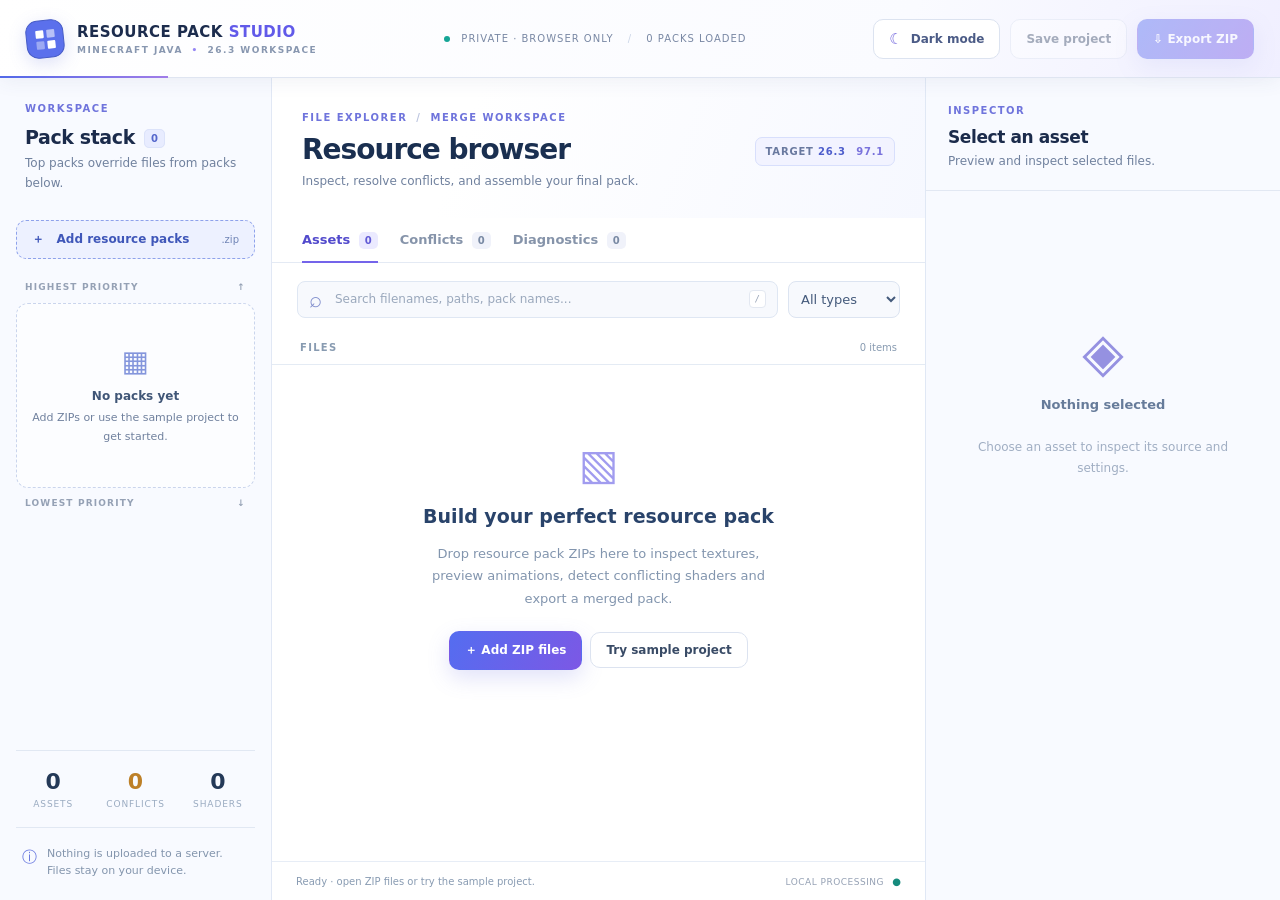
<file: index.html>
<!DOCTYPE html>
<html lang="en">
<head>
  <meta charset="utf-8" />
  <meta name="viewport" content="width=device-width, initial-scale=1" />
  <meta name="theme-color" content="#f3f6fc" id="browserThemeColor" />
  <meta name="description" content="A private, browser-only Minecraft resource pack analyzer, previewer and merge studio." />
  <title>Resource Pack Studio</title>
  <style>
:root{--bg:#0b0f19;--sidebar:#0f1522;--panel:#111827;--panel2:#151e30;--border:#293244;--softborder:#202a3b;--text:#e8edf7;--muted:#8996aa;--muted2:#65748b;--blue:#6591ff;--blue2:#4577f5;--green:#44d6a3;--yellow:#f6bd60;--red:#f58d8d;--radius:12px;color-scheme:dark;font-family:Inter,ui-sans-serif,system-ui,-apple-system,BlinkMacSystemFont,'Segoe UI',sans-serif}*{box-sizing:border-box}body{margin:0;background:var(--bg);color:var(--text);font-size:13px}button,input,select,textarea{font:inherit}button{cursor:pointer}button:disabled{cursor:not-allowed;opacity:.43}button:focus-visible,input:focus-visible,select:focus-visible,textarea:focus-visible{outline:2px solid #719bff;outline-offset:2px}button{transition:.16s background,.16s border-color}.app-shell{height:100vh;min-height:620px;display:flex;flex-direction:column}.topbar{height:75px;flex-shrink:0;border-bottom:1px solid var(--softborder);display:flex;align-items:center;justify-content:space-between;padding:0 26px;background:#0d1320;gap:20px}.brand{display:flex;gap:13px;align-items:center;min-width:275px}.brand-icon{width:38px;height:38px;border:1px solid #5c80e9;transform:rotate(-5deg);border-radius:9px;display:grid;grid-template-columns:repeat(2,8px);grid-template-rows:repeat(2,8px);gap:3px;place-content:center;background:#1a2c54;box-shadow:0 0 20px #2d56ba20}.brand-icon span{background:#6c9dff;border-radius:1px}.brand-icon span:nth-child(2){opacity:.56}.brand-icon span:nth-child(3){opacity:.4}.brand-title{font-size:15px;font-weight:720;letter-spacing:.8px;white-space:nowrap}.brand-title b{color:#8aafff}.brand-sub{font-size:9px;letter-spacing:1.5px;color:var(--muted);font-weight:680;margin-top:4px}.dot{color:#5076b6;margin:0 4px}.header-center{letter-spacing:1px;color:var(--muted2);font-size:10px;white-space:nowrap}.online-dot,.mini-green{color:var(--green)}.online-dot{display:inline-block;border-radius:100%;width:6px;height:6px;background:var(--green);margin-right:7px;vertical-align:middle}.top-divider{padding:0 10px;color:#38455d}.header-actions{display:flex;gap:10px}.btn{background:transparent;border:1px solid transparent;border-radius:9px;padding:10px 15px;color:var(--text);font-size:12px;font-weight:700;white-space:nowrap}.btn:hover:not(:disabled){background:#263048}.btn-ghost{color:#cad5e7;border-color:#323e51}.btn-outline{border:1px dashed #5370a9;color:#cadcff;background:#16233b}.btn-outline:hover:not(:disabled){background:#21365c}.btn-primary{background:#4877f6;color:white;box-shadow:0 4px 16px #365de629}.btn-primary:hover:not(:disabled){background:#5b89ff}.btn-danger{color:#f0a5a5;border-color:#663f49}.btn-small{padding:6px 10px;font-size:11px;border-radius:7px}.main-grid{min-height:0;flex:1;display:grid;grid-template-columns:273px minmax(400px,1fr) 356px}.sidebar,.inspector{background:var(--sidebar);min-height:0;display:flex;flex-direction:column}.sidebar{border-right:1px solid var(--softborder);padding:25px 16px 0}.section-overline{color:#7e9bd4;letter-spacing:1.65px;font-size:10px;font-weight:760}.sidebar-top{padding:0 9px}.sidebar h2,.inspector h2{font-size:19px;letter-spacing:-.4px;margin:12px 0 6px}.sidebar p,.inspector-head p,.workspace-head p{color:var(--muted);line-height:1.65;margin:0;font-size:12px}.count-pill{font-size:10px;border:1px solid #344563;background:#17253c;color:#a2b7e4;border-radius:5px;padding:3px 6px;margin-left:3px;vertical-align:middle}.add-btn{width:100%;text-align:left;display:flex;align-items:center;justify-content:space-between;margin-top:26px;margin-bottom:23px}.add-btn span{color:#8a9fc8;font-size:10px;font-weight:500}.stack-head{font-size:9px;letter-spacing:1.15px;font-weight:730;color:#667993;display:flex;justify-content:space-between;padding:0 9px;margin-bottom:11px}.stack-head.bottom{margin-top:10px}.packs-list{overflow:auto;min-height:80px;max-height:calc(100vh - 405px);display:flex;flex-direction:column;gap:8px}.empty-stack{min-height:185px;border:1px dashed #354258;border-radius:12px;display:flex;align-items:center;justify-content:center;flex-direction:column;text-align:center;padding:15px;color:#6d819a}.stack-graphic{color:#4763a4;font-size:29px;margin-bottom:11px}.empty-stack b{font-size:12px;color:#b7c5d9}.empty-stack p{font-size:11px;margin-top:6px}.pack-card{border:1px solid #30405b;border-radius:10px;padding:12px 10px;background:#172236;display:flex;gap:9px;position:relative}.pack-card.inactive{opacity:.5}.pack-card.dragging{opacity:.35}.pack-card.drag-target{border-color:#7fa6ff}.pack-main{flex:1;min-width:0}.pack-name{font-weight:700;overflow:hidden;text-overflow:ellipsis;white-space:nowrap;font-size:12px}.pack-meta{color:#8291aa;font-size:10px;margin-top:4px;display:flex;gap:6px}.pack-actions{display:flex;gap:4px;margin-top:9px}.icon-btn{border:1px solid #34425a;color:#b0bfd5;border-radius:6px;background:#1d2a40;min-height:22px;min-width:24px;padding:2px 5px}.icon-btn:hover:not(:disabled){background:#344766}.pack-toggle{accent-color:#6e96ff;width:15px;height:15px;margin-top:2px}.pack-handle{color:#61728d;font-size:18px;cursor:grab;line-height:1}.badge{font-size:9px;letter-spacing:.2px;padding:3px 7px;border-radius:5px;background:#263953;color:#9ebff6;white-space:nowrap}.badge-warn{background:#493b24;color:#ffd48e}.badge-ok{background:#153f38;color:#79e6bc}.badge-error{background:#4c2b35;color:#fa9aa7}.sidebar-bottom{margin-top:auto;padding:22px 0 20px}.sidebar-stats{border-top:1px solid var(--border);border-bottom:1px solid var(--border);display:grid;grid-template-columns:repeat(3,1fr);padding:18px 0;gap:8px}.sidebar-stats>div{text-align:center}.sidebar-stats .num{display:block;font-size:22px;font-weight:750;font-variant-numeric:tabular-nums}.sidebar-stats .warning-number{color:var(--yellow)}.sidebar-stats small{color:#7c8ba2;font-size:9px;letter-spacing:.9px;display:block;margin-top:5px}.side-tip{display:flex;align-items:start;gap:10px;margin-top:17px;color:#7b8ca4;font-size:11px;line-height:1.6;padding:0 6px}.side-tip-icon{color:#5d87e6;font-size:15px}.workspace{display:flex;flex-direction:column;min-height:0;background:#0d1421}.workspace-head{padding:31px 30px 22px;display:flex;justify-content:space-between;align-items:center}.workspace-head h1{margin:10px 0 6px;font-size:26px;letter-spacing:-.7px;font-weight:750}.workspace-head p{font-size:12px}.accent-slash{color:#3d5278;padding:0 4px}.version-tag{background:#182640;border:1px solid #344563;color:#8c9fbc;font-size:10px;letter-spacing:.8px;font-weight:750;padding:8px 10px;border-radius:7px;white-space:nowrap}.version-tag strong{color:#bdd0fa}.version-tag span{color:#8aa9ff;margin-left:6px}.tabs{display:flex;gap:22px;border-bottom:1px solid var(--border);padding:0 30px}.tab{padding:14px 0;color:#8798b1;font-weight:660;background:none;border:0;border-bottom:2px solid transparent;margin-bottom:-1px}.tab.active{color:#c3d5ff;border-bottom-color:#638bff}.tab span{font-size:10px;color:#8393b0;background:#1d2c44;padding:3px 6px;border-radius:5px;margin-left:4px}.filterbar{display:flex;gap:10px;padding:18px 25px 16px}.search-box{height:37px;display:flex;align-items:center;flex:1;min-width:120px;gap:11px;padding:0 11px;border:1px solid var(--border);border-radius:8px;background:#121d2d}.search-box:focus-within{border-color:#7094ec}.search-box>span{color:#8faccf;font-size:22px}.search-box input{background:none;border:0;outline:0;color:var(--text);width:100%;font-size:12px}.search-box input::placeholder{color:#6f819c}.search-box kbd,.kbd-label{font-size:9px;color:#8192ae;border:1px solid #33415b;padding:3px 5px;border-radius:4px;white-space:nowrap}select{background:#152138;color:#aabbd3;border:1px solid var(--border);border-radius:8px;padding:0 8px;min-width:102px}.list-heading{display:flex;align-items:center;justify-content:space-between;font-size:10px;color:#8799b2;font-weight:700;letter-spacing:1.3px;padding:8px 28px 11px}.list-heading>span:last-child{text-transform:none;letter-spacing:0;font-weight:500}.files-list{flex:1;overflow:auto;min-height:0;border-top:1px solid var(--softborder)}.file-row{display:flex;align-items:center;gap:11px;width:100%;text-align:left;border:0;border-bottom:1px solid #222d3d;padding:11px 25px 11px 26px;background:transparent;color:var(--text);min-height:61px}.file-row:hover,.file-row.selected{background:#1b2941}.file-row.selected{box-shadow:inset 3px 0 #7397ff}.file-icon{flex:0 0 32px;width:32px;height:32px;background:#26334e;color:#a7c1ff;border-radius:8px;display:grid;place-items:center;font-weight:680;font-size:14px}.file-icon.shader{background:#302b49;color:#c4a5ff}.file-icon.animation{background:#3b312d;color:#f5bb76}.file-icon.model{background:#223f3d;color:#8fe2c6}.file-details{flex:1;min-width:0}.file-title{font-weight:650;font-size:12px;white-space:nowrap;text-overflow:ellipsis;overflow:hidden}.file-path{font-family:ui-monospace,SFMono-Regular,Consolas,monospace;color:#7487a4;font-size:10px;margin-top:5px;overflow:hidden;text-overflow:ellipsis;white-space:nowrap}.file-right{display:flex;align-items:center;gap:8px}.file-source{color:#8294b1;font-size:10px;max-width:95px;overflow:hidden;text-overflow:ellipsis;white-space:nowrap}.tiny-check{width:15px;height:15px;accent-color:#7296ff;cursor:pointer}.status-chip{font-size:9px;border-radius:4px;color:#86afed;background:#1b3354;padding:4px 6px;text-transform:uppercase;letter-spacing:.3px;font-weight:750}.status-chip.conflict{color:#ffcb83;background:#3a3026}.status-chip.edited{color:#8fedc5;background:#183b34}.list-footer{height:39px;flex-shrink:0;border-top:1px solid var(--border);color:#71839c;padding:0 24px;display:flex;align-items:center;justify-content:space-between;font-size:10px;gap:15px}.kbd-label{border:0;letter-spacing:.5px}.inspector{border-left:1px solid var(--softborder)}.inspector-head{padding:27px 22px 18px;border-bottom:1px solid var(--softborder)}.inspector-head h2{font-size:17px;margin:11px 0 5px;word-break:break-word}.inspector-content{overflow:auto;min-height:0;flex:1;padding:17px 20px 32px}.inspector-empty{color:#6f839d;text-align:center;display:flex;flex-direction:column;align-items:center;justify-content:center;height:60%;padding:8px}.inspector-graphic{font-size:54px;color:#3c5b96}.inspector-empty h3{color:#a3b3ca;font-size:13px}.inspector-empty p{line-height:1.7;font-size:12px}.preview-panel{border:1px solid #32425c;border-radius:11px;padding:12px;background:#151e2e;margin-bottom:17px}.preview-top{display:flex;justify-content:space-between;align-items:center;color:#899cb7;font-size:10px;font-weight:760;letter-spacing:1px;margin-bottom:12px}.checker{background-color:#233049;background-image:linear-gradient(45deg,#2b3954 25%,transparent 25%),linear-gradient(-45deg,#2b3954 25%,transparent 25%),linear-gradient(45deg,transparent 75%,#2b3954 75%),linear-gradient(-45deg,transparent 75%,#2b3954 75%);background-size:20px 20px;background-position:0 0,0 10px,10px -10px,-10px 0}.preview-canvas-wrap{width:100%;height:220px;display:flex;align-items:center;justify-content:center;border-radius:7px;overflow:hidden;position:relative}.preview-canvas-wrap canvas{max-width:100%;max-height:100%;object-fit:contain;image-rendering:pixelated}.canvas-3d{width:100%;height:240px;touch-action:none;cursor:grab}.canvas-3d:active{cursor:grabbing}.inspector-section{margin:21px 0}.inspector-section h4{font-size:10px;letter-spacing:1.1px;color:#879bbb;margin:0 0 10px}.property-row{display:flex;justify-content:space-between;gap:12px;padding:8px 0;border-bottom:1px solid #263448;font-size:11px;align-items:flex-start}.property-row>span:first-child{color:#8192a8}.property-row>span:last-child{word-break:break-all;text-align:right}.source-select{width:100%;padding:9px;margin-top:8px}.inspector-actions{display:flex;gap:8px;flex-wrap:wrap;margin-top:10px}.code-view{background:#09111e;color:#b8cbe8;border:1px solid #34435a;border-radius:8px;padding:13px;font-size:10px;overflow:auto;line-height:1.6;max-height:290px;white-space:pre;tab-size:2;font-family:ui-monospace,Menlo,Consolas,monospace}.diagnostic{border:1px solid #33415a;padding:10px 11px;border-radius:8px;background:#182438;margin:8px 0;line-height:1.55;color:#b7c9e0;font-size:11px;overflow-wrap:anywhere}.diagnostic.warn{border-left:3px solid var(--yellow)}.diagnostic.error{border-left:3px solid var(--red)}.diagnostic.info{border-left:3px solid var(--blue)}.diagnostic strong{display:block;color:#e3eaf6;margin-bottom:4px}.inspector-note{font-size:11px;line-height:1.6;color:#93a3bb}.action-row{display:flex;align-items:center;justify-content:space-between;gap:10px;margin:8px 0}.play-bar{display:flex;gap:8px;align-items:center;margin-top:11px}.play-bar label{font-size:11px;color:#8fa3be}.play-bar input{width:90px;accent-color:var(--blue)}.color-input{width:36px;height:27px;border:0;background:none;padding:0;cursor:pointer}.btn-segment{display:flex;gap:3px}.btn-segment button{background:#22314b;color:#c6d5ec;border:1px solid #344765;border-radius:6px;padding:6px 9px}.btn-segment button.active{background:#3d5a9a;border-color:#7094ff}.file-empty{padding:75px 30px;text-align:center;color:#91a3bc}.file-empty .empty-icon{font-size:42px;color:#4c72bc;margin-bottom:16px}.file-empty h2{color:#d7e2f5;font-size:19px}.file-empty p{max-width:350px;margin:12px auto 20px;line-height:1.75}.file-empty .btn{margin:0 4px}.footer-warning{color:var(--yellow)}.large-stat{font-size:28px;font-weight:750}.drop-overlay{display:none;position:fixed;inset:0;z-index:40;align-items:center;justify-content:center;background:#081329e8;backdrop-filter:blur(8px);border:5px dashed #6b91ff;text-align:center;pointer-events:none}.drop-overlay.visible{display:flex}.drop-overlay h2{font-size:26px}.drop-overlay p{color:#a6b8d2}.drop-icon{color:#8bb0ff;font-size:70px}.toast-region{position:fixed;bottom:20px;right:24px;z-index:80;display:flex;flex-direction:column;gap:8px}.toast{padding:12px 17px;border:1px solid #385784;background:#1b2c47;box-shadow:0 8px 30px #0008;border-radius:9px;color:#d9e8ff;font-size:12px;max-width:400px}.toast.error{border-color:#a55c66;background:#4b2837}.toast.good{border-color:#377d69;background:#163c36}.break-any{overflow-wrap:anywhere}.mini-name{font-size:10px;color:#9eacc2}.warning-banner{margin:8px 0;padding:10px;background:#3f3127;color:#f5c58f;border:1px solid #725337;border-radius:7px;line-height:1.55;font-size:11px}.model-hint{font-size:10px;color:#8aa0bb;text-align:center;margin-top:8px}textarea.code-edit{width:100%;min-height:200px;resize:vertical;border:1px solid #34435a;color:#d2e2fa;background:#0b1626;border-radius:8px;padding:11px;font-family:ui-monospace,Consolas,monospace;font-size:10px}.hidden{display:none!important}.drop-target{outline:1px dashed var(--blue)}
@media(max-width:1250px){.main-grid{grid-template-columns:245px minmax(340px,1fr) 295px}.header-center{display:none}.sidebar{padding-left:11px;padding-right:11px}.workspace-head{padding-left:22px;padding-right:22px}.file-row{padding-left:16px;padding-right:16px}.inspector-content{padding:15px}.inspector-head{padding:23px 15px}.file-source{display:none}}@media(max-width:880px){.app-shell{height:auto;min-height:100vh}.main-grid{display:flex;flex-direction:column}.topbar{padding:12px 15px;height:auto;flex-wrap:wrap}.brand{min-width:200px}.sidebar{order:1;padding:17px;border-right:0;border-bottom:1px solid var(--border)}.sidebar-top h2{font-size:17px}.add-btn{margin:12px 0}.packs-list{max-height:200px;overflow:auto;display:flex}.sidebar-bottom{display:none}.workspace{order:2;min-height:450px}.files-list{height:400px;flex:none}.inspector{order:3;min-height:330px;border-left:0;border-top:1px solid var(--border)}.inspector-content{max-height:720px}.filterbar{padding:12px}.tabs{padding:0 15px}.workspace-head{padding:22px 17px 15px}.workspace-head h1{font-size:22px}}@media(max-width:530px){.brand-title{font-size:12px}.brand-sub{font-size:8px}.brand-icon{width:32px;height:32px}.header-actions{width:100%;justify-content:flex-end}.header-actions .btn{padding:8px 10px}.version-tag{display:none}.search-box kbd{display:none}.filterbar select{min-width:86px}.file-path{max-width:240px}.file-row{gap:7px}.file-right .status-chip{display:none}}

/* Header color-mode switch (base/Midnight appearance). */
.theme-btn{display:flex;align-items:center;justify-content:center;gap:8px;min-width:110px;border:1px solid #323e51;color:#c2cee1;background:#151e30}
.theme-icon{font-size:15px;color:#8ca9ff}
@media(max-width:530px){.theme-btn{min-width:auto;padding:8px 10px}.theme-label{display:none}}

</style>
  <style id="themeStylesheet">
/* Frost Studio — light editorial workspace theme.
   Functional layout, responsive breakpoints and component behavior remain in styles.css. */
:root {
  --bg:#f2f6fc;
  --sidebar:#f7faff;
  --panel:#ffffff;
  --panel2:#eef3fd;
  --border:#d9e3f0;
  --softborder:#e4eaf4;
  --text:#1b2c49;
  --muted:#60728f;
  --muted2:#8291a7;
  --blue:#566af1;
  --blue2:#4656db;
  --green:#168b7d;
  --yellow:#a76810;
  --red:#d55764;
  color-scheme:light;
  font-family:Inter,'Segoe UI',ui-sans-serif,system-ui,-apple-system,sans-serif;
}
body {background:var(--bg);color:var(--text)}
button:focus-visible,input:focus-visible,select:focus-visible,textarea:focus-visible {outline-color:#566af1}
.app-shell {background:#f4f7fd}
.topbar {
  background:linear-gradient(112deg,#fff 0%,#fafbff 70%,#f0efff 100%);
  border-bottom:1px solid #dfe5f1;
  box-shadow:0 4px 18px #3b527411;
  height:78px;
  position:relative;z-index:2;
}
.topbar:after {content:'';position:absolute;bottom:-1px;left:0;width:168px;height:2px;background:linear-gradient(90deg,#5269e8,#a17de8)}
.brand-icon {transform:rotate(-6deg);background:#5b70ec;border:1px solid #465bc6;box-shadow:0 5px 18px #6a79db3b;border-radius:12px}
.brand-icon span {background:#fff}
.brand-title{color:#1c2c4d;letter-spacing:.5px;font-weight:820}
.brand-title b{color:#615ae9}
.brand-sub {color:#8897b0}
.dot {color:#9687f4}
.header-center {color:#7988a4}
.online-dot {background:#15a596}
.top-divider {color:#cbd5e7}
.btn {border-radius:10px}
.btn:hover:not(:disabled){background:#e7ebff}
.btn-ghost{color:#394b66;border-color:#dce3f0;background:#fff}
.btn-ghost:hover:not(:disabled){border-color:#aeb9e7}
.btn-outline{border:1px dashed #8ea2eb;color:#3f57b9;background:#edf1ff}
.btn-outline:hover:not(:disabled){background:#e3e9ff}
.btn-primary{background:linear-gradient(120deg,#546df0,#7c58e5);box-shadow:0 8px 21px #6f75e135;color:#fff}
.btn-primary:hover:not(:disabled){background:linear-gradient(120deg,#465ce0,#6b49d5)}
.btn-danger{color:#c04459;border-color:#f1cdd4}
.main-grid{grid-template-columns:272px minmax(400px,1fr) 355px}
.sidebar,.inspector{background:#f8faff}
.sidebar {border-right:1px solid #e1e8f5}
.section-overline{color:#6f74dc;letter-spacing:1.5px}
.sidebar h2,.inspector h2{color:#1b2b4b}
.sidebar p,.inspector-head p,.workspace-head p{color:#70819e}
.count-pill{color:#5567cc;border-color:#dce3fa;background:#e8ecff}
.add-btn span{color:#6f84b5}
.stack-head{color:#95a1b5}
.empty-stack{border-color:#cad5ed;color:#8292aa;background:#ffffff88}
.stack-graphic{color:#8496dc}
.empty-stack b{color:#405677}
.pack-card{background:#fff;border-color:#dde6f3;box-shadow:0 5px 12px #2b51800c;border-radius:12px}
.pack-card.drag-target{border-color:#7067e7;box-shadow:0 0 0 2px #766df02d}
.pack-name{color:#263b60}
.pack-meta{color:#8797ae}
.icon-btn{color:#607399;background:#f4f7ff;border:1px solid #dce4f2}
.icon-btn:hover:not(:disabled){background:#e7edff}
.pack-toggle,.tiny-check{accent-color:#685eeb}
.pack-handle{color:#a0adc3}
.badge{color:#6268d4;background:#eceeff}
.badge-warn{color:#a46b16;background:#fff0d2}
.badge-ok{color:#147b65;background:#def8ee}
.badge-error{color:#b84d65;background:#fff0f0}
.sidebar-stats{border-color:#e1e8f3}
.sidebar-stats .num{color:#243958}
.sidebar-stats .warning-number{color:#bd8028}
.sidebar-stats small{color:#9aabc1}
.side-tip{color:#8395ad}
.side-tip-icon{color:#6777df}
.workspace{background:#fff}
.workspace-head{background:linear-gradient(110deg,#fff 30%,#f6f8ff 100%);padding-top:34px;padding-bottom:26px}
.workspace-head h1{font-size:28px;color:#1a2f50;letter-spacing:-1px}
.accent-slash{color:#bbc4df}
.version-tag{border-color:#d8dffc;color:#69799f;background:#f2f3ff}
.version-tag strong{color:#4e5ecc}
.version-tag span{color:#7972dc}
.tabs{border-color:#e4eaf4}
.tab{color:#8694aa}
.tab.active{color:#524acc;border-bottom-color:#7464ea}
.tab span{background:#f0f2fa;color:#798aa4}
.tab.active span{background:#ebeaff;color:#625bd6}
.filterbar{background:#fff}
.search-box{background:#f7f9fd;border:1px solid #dfe7f3}
.search-box:focus-within{border-color:#8484e8;box-shadow:0 0 0 3px #7d80f11b}
.search-box>span{color:#7f8dcc}
.search-box input{color:#1f3454}
.search-box input::placeholder{color:#9aa8bc}
.search-box kbd,.kbd-label{border-color:#e3e8f1;color:#95a1b4;background:#fff}
select{background:#f7f9fd;color:#445a7b;border-color:#dce4f1}
.list-heading{color:#889bb1}
.files-list{border-color:#e4ebf4;background:#fff}
.file-row{color:#273a58;border-color:#edf0f7;min-height:62px}
.file-row:hover{background:#f5f7ff}
.file-row.selected{background:#eeefff;box-shadow:inset 3px 0 #7165e9}
.file-icon{color:#5874c4;background:#e8f0ff}
.file-icon.shader{color:#8f64c9;background:#f2eaff}
.file-icon.animation{color:#ad7a2a;background:#fff3dc}
.file-icon.model{color:#168879;background:#e0f5ef}
.file-title{color:#284062}
.file-path{color:#94a4bc}
.file-source{color:#8497af}
.status-chip{color:#576bc7;background:#eef1ff}
.status-chip.conflict{color:#ac711e;background:#fff0d3}
.status-chip.edited{color:#147c62;background:#dbf7ee}
.list-footer{border-color:#e7edf6;color:#889bb2;background:#fff}
.inspector{border-left:1px solid #e0e8f5}
.inspector-head{border-color:#e2e8f3;background:#f8faff}
.inspector-content{background:#f8faff}
.inspector-empty{color:#a0aec3}
.inspector-graphic{color:#9591e1}
.inspector-empty h3{color:#667b9a}
.preview-panel{background:#fff;border:1px solid #dde6f2;box-shadow:0 4px 16px #5273ab0b}
.preview-top{color:#8899ae}
.checker{background-color:#fff;background-image:linear-gradient(45deg,#edf0f7 25%,transparent 25%),linear-gradient(-45deg,#edf0f7 25%,transparent 25%),linear-gradient(45deg,transparent 75%,#edf0f7 75%),linear-gradient(-45deg,transparent 75%,#edf0f7 75%)}
.inspector-section h4{color:#8092ab}
.property-row{border-color:#e6ecf4;color:#334f70}
.property-row>span:first-child{color:#8597ac}
.code-view{background:#f0f3fc;color:#243c60;border-color:#d9e2f2}
.diagnostic{background:#fff;color:#526b88;border-color:#dfe8f4}
.diagnostic strong{color:#294263}
.inspector-note{color:#8396ac}
.play-bar label{color:#7388a5}
.play-bar input{accent-color:#645de3}
.btn-segment button{background:#f0f4fb;color:#53698c;border-color:#d9e2f0}
.btn-segment button.active{color:#fff;background:#6f65e4;border-color:#6f65e4}
.file-empty{color:#8295ae}
.file-empty .empty-icon{color:#a19cef}
.file-empty h2{color:#29436a}
.drop-overlay{background:#e9ecffeb;border-color:#847af0}
.drop-overlay h2{color:#243b61}
.drop-overlay p{color:#7184a2}
.drop-icon{color:#6d61e2}
.toast{color:#2d4765;border-color:#cddaf0;background:#fff;box-shadow:0 10px 30px #32477924}
.toast.error{color:#ac3e4d;border-color:#f6b9c3;background:#fff4f4}
.toast.good{color:#0c7563;border-color:#a4e0d1;background:#effdf9}
.mini-name{color:#8294a9}
.warning-banner{color:#986319;background:#fff5df;border-color:#f7dfac}
textarea.code-edit{color:#2d4263;background:#f8faff;border-color:#d9e1ee}
.theme-btn{min-width:112px;display:flex;gap:8px;align-items:center;justify-content:center;background:#fff;color:#4b5b86;border:1px solid #dce3f0}
.theme-btn:hover:not(:disabled){background:#f3f3ff}
.theme-icon{font-size:15px;color:#6d61dc}
::selection{background:#bfc5ff;color:#23325d}
@media(max-width:880px){.main-grid{display:flex}.sidebar{border-bottom:1px solid #e5ebf6}.inspector{border-top-color:#e2e8f4}.topbar{height:auto}}
@media(max-width:530px){.theme-btn{min-width:auto;padding:8px 10px}.theme-label{display:none}.header-actions{justify-content:flex-start}}

</style>
</head>
<body>
  <div class="app-shell">
    <header class="topbar">
      <div class="brand"><div class="brand-icon" aria-hidden="true"><span></span><span></span><span></span><span></span></div><div><div class="brand-title">RESOURCE PACK <b>STUDIO</b></div><div class="brand-sub">MINECRAFT JAVA <span class="dot">•</span> 26.3 WORKSPACE</div></div></div>
      <div class="header-center"><span class="online-dot"></span> PRIVATE · BROWSER ONLY <span class="top-divider">/</span> <span id="packCountTop">NO PACKS LOADED</span></div>
      <div class="header-actions"><button class="btn theme-btn" id="themeToggle" type="button" title="Switch to dark theme" aria-label="Switch color theme" aria-pressed="false"><span class="theme-icon" id="themeIcon">☾</span><span class="theme-label" id="themeLabel">Dark mode</span></button><button class="btn btn-ghost" id="projectBtn" title="Save project with original pack ZIPs">Save project</button><button class="btn btn-primary" id="exportBtn" disabled><span class="icon">⇩</span> Export ZIP</button></div>
    </header>

    <main class="main-grid">
      <aside class="sidebar">
        <div class="sidebar-top"><div class="section-overline">WORKSPACE</div><h2>Pack stack <span id="packCount" class="count-pill">0</span></h2><p>Top packs override files from packs below.</p></div>
        <button id="addPackBtn" class="btn btn-outline add-btn">＋ &nbsp; Add resource packs <span>.zip</span></button>
        <div class="stack-head"><span>HIGHEST PRIORITY</span><span class="arrow-arrow">↑</span></div>
        <div id="packsList" class="packs-list"><div class="empty-stack"><span class="stack-graphic">▦</span><b>No packs yet</b><p>Add ZIPs or use the sample project to get started.</p></div></div>
        <div class="stack-head bottom"><span>LOWEST PRIORITY</span><span>↓</span></div>
        <div class="sidebar-bottom"><div class="sidebar-stats"><div><span class="num" id="statAssets">0</span><small>ASSETS</small></div><div><span class="num warning-number" id="statConflicts">0</span><small>CONFLICTS</small></div><div><span class="num" id="statShaders">0</span><small>SHADERS</small></div></div><div class="side-tip"><span class="side-tip-icon">ⓘ</span><div>Nothing is uploaded to a server. Files stay on your device.</div></div></div>
      </aside>

      <section class="workspace">
        <div class="workspace-head"><div><div class="section-overline">FILE EXPLORER <span class="accent-slash">/</span> MERGE WORKSPACE</div><h1>Resource browser</h1><p>Inspect, resolve conflicts, and assemble your final pack.</p></div><div class="version-tag">TARGET <strong>26.3</strong> <span>97.1</span></div></div>
        <nav class="tabs" aria-label="Workspace sections"><button class="tab active" data-tab="assets">Assets <span id="assetTabCount">0</span></button><button class="tab" data-tab="conflicts">Conflicts <span id="conflictTabCount">0</span></button><button class="tab" data-tab="diagnostics">Diagnostics <span id="diagnosticsTabCount">0</span></button></nav>
        <div class="filterbar"><label class="search-box"><span aria-hidden="true">⌕</span><input id="searchInput" type="search" autocomplete="off" spellcheck="false" placeholder="Search filenames, paths, pack names..." aria-label="Search assets"/><kbd>/</kbd></label><select id="typeFilter" aria-label="Asset type"><option value="all">All types</option><option value="texture">Textures</option><option value="animation">Animations</option><option value="model">Models</option><option value="shader">Shaders</option><option value="json">JSON</option><option value="other">Other</option></select></div>
        <div class="list-heading"><span id="listHeading">FILES</span><span id="visibleFiles">0 items</span></div>
        <div id="filesList" class="files-list"></div>
        <div class="list-footer"><span id="statusLine">Ready to load resource packs</span><span><span class="kbd-label">LOCAL PROCESSING</span> <span class="mini-green">●</span></span></div>
      </section>

      <aside class="inspector"><div class="inspector-head"><div class="section-overline">INSPECTOR</div><h2 id="inspectorTitle">Select an asset</h2><p id="inspectorSubtitle">Preview and inspect selected files.</p></div><div id="inspectorBody" class="inspector-content"><div class="inspector-empty"><div class="inspector-graphic">◈</div><h3>Nothing selected</h3><p>Choose an asset on the left to see its details, texture preview, dependencies and source.</p></div></div></aside>
    </main>
  </div>

  <div id="dropOverlay" class="drop-overlay" aria-hidden="true"><div><div class="drop-icon">⇪</div><h2>Drop resource packs here</h2><p>ZIP files are processed locally in your browser.</p></div></div>
  <div id="toastRegion" class="toast-region" aria-live="polite"></div>
  <input id="zipInput" type="file" accept=".zip,.rps" multiple hidden />
  <input id="projectInput" type="file" accept=".rps,.zip" hidden />
  <input id="replaceTextureInput" type="file" accept="image/png" hidden />
  <script>
/*!

JSZip v3.10.1 - A JavaScript class for generating and reading zip files
<http://stuartk.com/jszip>

(c) 2009-2016 Stuart Knightley <stuart [at] stuartk.com>
Dual licenced under the MIT license or GPLv3. See https://raw.github.com/Stuk/jszip/main/LICENSE.markdown.

JSZip uses the library pako released under the MIT license :
https://github.com/nodeca/pako/blob/main/LICENSE
*/

!function(e){if("object"==typeof exports&&"undefined"!=typeof module)module.exports=e();else if("function"==typeof define&&define.amd)define([],e);else{("undefined"!=typeof window?window:"undefined"!=typeof global?global:"undefined"!=typeof self?self:this).JSZip=e()}}(function(){return function s(a,o,h){function u(r,e){if(!o[r]){if(!a[r]){var t="function"==typeof require&&require;if(!e&&t)return t(r,!0);if(l)return l(r,!0);var n=new Error("Cannot find module '"+r+"'");throw n.code="MODULE_NOT_FOUND",n}var i=o[r]={exports:{}};a[r][0].call(i.exports,function(e){var t=a[r][1][e];return u(t||e)},i,i.exports,s,a,o,h)}return o[r].exports}for(var l="function"==typeof require&&require,e=0;e<h.length;e++)u(h[e]);return u}({1:[function(e,t,r){"use strict";var d=e("./utils"),c=e("./support"),p="ABCDEFGHIJKLMNOPQRSTUVWXYZabcdefghijklmnopqrstuvwxyz0123456789+/=";r.encode=function(e){for(var t,r,n,i,s,a,o,h=[],u=0,l=e.length,f=l,c="string"!==d.getTypeOf(e);u<e.length;)f=l-u,n=c?(t=e[u++],r=u<l?e[u++]:0,u<l?e[u++]:0):(t=e.charCodeAt(u++),r=u<l?e.charCodeAt(u++):0,u<l?e.charCodeAt(u++):0),i=t>>2,s=(3&t)<<4|r>>4,a=1<f?(15&r)<<2|n>>6:64,o=2<f?63&n:64,h.push(p.charAt(i)+p.charAt(s)+p.charAt(a)+p.charAt(o));return h.join("")},r.decode=function(e){var t,r,n,i,s,a,o=0,h=0,u="data:";if(e.substr(0,u.length)===u)throw new Error("Invalid base64 input, it looks like a data url.");var l,f=3*(e=e.replace(/[^A-Za-z0-9+/=]/g,"")).length/4;if(e.charAt(e.length-1)===p.charAt(64)&&f--,e.charAt(e.length-2)===p.charAt(64)&&f--,f%1!=0)throw new Error("Invalid base64 input, bad content length.");for(l=c.uint8array?new Uint8Array(0|f):new Array(0|f);o<e.length;)t=p.indexOf(e.charAt(o++))<<2|(i=p.indexOf(e.charAt(o++)))>>4,r=(15&i)<<4|(s=p.indexOf(e.charAt(o++)))>>2,n=(3&s)<<6|(a=p.indexOf(e.charAt(o++))),l[h++]=t,64!==s&&(l[h++]=r),64!==a&&(l[h++]=n);return l}},{"./support":30,"./utils":32}],2:[function(e,t,r){"use strict";var n=e("./external"),i=e("./stream/DataWorker"),s=e("./stream/Crc32Probe"),a=e("./stream/DataLengthProbe");function o(e,t,r,n,i){this.compressedSize=e,this.uncompressedSize=t,this.crc32=r,this.compression=n,this.compressedContent=i}o.prototype={getContentWorker:function(){var e=new i(n.Promise.resolve(this.compressedContent)).pipe(this.compression.uncompressWorker()).pipe(new a("data_length")),t=this;return e.on("end",function(){if(this.streamInfo.data_length!==t.uncompressedSize)throw new Error("Bug : uncompressed data size mismatch")}),e},getCompressedWorker:function(){return new i(n.Promise.resolve(this.compressedContent)).withStreamInfo("compressedSize",this.compressedSize).withStreamInfo("uncompressedSize",this.uncompressedSize).withStreamInfo("crc32",this.crc32).withStreamInfo("compression",this.compression)}},o.createWorkerFrom=function(e,t,r){return e.pipe(new s).pipe(new a("uncompressedSize")).pipe(t.compressWorker(r)).pipe(new a("compressedSize")).withStreamInfo("compression",t)},t.exports=o},{"./external":6,"./stream/Crc32Probe":25,"./stream/DataLengthProbe":26,"./stream/DataWorker":27}],3:[function(e,t,r){"use strict";var n=e("./stream/GenericWorker");r.STORE={magic:"\0\0",compressWorker:function(){return new n("STORE compression")},uncompressWorker:function(){return new n("STORE decompression")}},r.DEFLATE=e("./flate")},{"./flate":7,"./stream/GenericWorker":28}],4:[function(e,t,r){"use strict";var n=e("./utils");var o=function(){for(var e,t=[],r=0;r<256;r++){e=r;for(var n=0;n<8;n++)e=1&e?3988292384^e>>>1:e>>>1;t[r]=e}return t}();t.exports=function(e,t){return void 0!==e&&e.length?"string"!==n.getTypeOf(e)?function(e,t,r,n){var i=o,s=n+r;e^=-1;for(var a=n;a<s;a++)e=e>>>8^i[255&(e^t[a])];return-1^e}(0|t,e,e.length,0):function(e,t,r,n){var i=o,s=n+r;e^=-1;for(var a=n;a<s;a++)e=e>>>8^i[255&(e^t.charCodeAt(a))];return-1^e}(0|t,e,e.length,0):0}},{"./utils":32}],5:[function(e,t,r){"use strict";r.base64=!1,r.binary=!1,r.dir=!1,r.createFolders=!0,r.date=null,r.compression=null,r.compressionOptions=null,r.comment=null,r.unixPermissions=null,r.dosPermissions=null},{}],6:[function(e,t,r){"use strict";var n=null;n="undefined"!=typeof Promise?Promise:e("lie"),t.exports={Promise:n}},{lie:37}],7:[function(e,t,r){"use strict";var n="undefined"!=typeof Uint8Array&&"undefined"!=typeof Uint16Array&&"undefined"!=typeof Uint32Array,i=e("pako"),s=e("./utils"),a=e("./stream/GenericWorker"),o=n?"uint8array":"array";function h(e,t){a.call(this,"FlateWorker/"+e),this._pako=null,this._pakoAction=e,this._pakoOptions=t,this.meta={}}r.magic="\b\0",s.inherits(h,a),h.prototype.processChunk=function(e){this.meta=e.meta,null===this._pako&&this._createPako(),this._pako.push(s.transformTo(o,e.data),!1)},h.prototype.flush=function(){a.prototype.flush.call(this),null===this._pako&&this._createPako(),this._pako.push([],!0)},h.prototype.cleanUp=function(){a.prototype.cleanUp.call(this),this._pako=null},h.prototype._createPako=function(){this._pako=new i[this._pakoAction]({raw:!0,level:this._pakoOptions.level||-1});var t=this;this._pako.onData=function(e){t.push({data:e,meta:t.meta})}},r.compressWorker=function(e){return new h("Deflate",e)},r.uncompressWorker=function(){return new h("Inflate",{})}},{"./stream/GenericWorker":28,"./utils":32,pako:38}],8:[function(e,t,r){"use strict";function A(e,t){var r,n="";for(r=0;r<t;r++)n+=String.fromCharCode(255&e),e>>>=8;return n}function n(e,t,r,n,i,s){var a,o,h=e.file,u=e.compression,l=s!==O.utf8encode,f=I.transformTo("string",s(h.name)),c=I.transformTo("string",O.utf8encode(h.name)),d=h.comment,p=I.transformTo("string",s(d)),m=I.transformTo("string",O.utf8encode(d)),_=c.length!==h.name.length,g=m.length!==d.length,b="",v="",y="",w=h.dir,k=h.date,x={crc32:0,compressedSize:0,uncompressedSize:0};t&&!r||(x.crc32=e.crc32,x.compressedSize=e.compressedSize,x.uncompressedSize=e.uncompressedSize);var S=0;t&&(S|=8),l||!_&&!g||(S|=2048);var z=0,C=0;w&&(z|=16),"UNIX"===i?(C=798,z|=function(e,t){var r=e;return e||(r=t?16893:33204),(65535&r)<<16}(h.unixPermissions,w)):(C=20,z|=function(e){return 63&(e||0)}(h.dosPermissions)),a=k.getUTCHours(),a<<=6,a|=k.getUTCMinutes(),a<<=5,a|=k.getUTCSeconds()/2,o=k.getUTCFullYear()-1980,o<<=4,o|=k.getUTCMonth()+1,o<<=5,o|=k.getUTCDate(),_&&(v=A(1,1)+A(B(f),4)+c,b+="up"+A(v.length,2)+v),g&&(y=A(1,1)+A(B(p),4)+m,b+="uc"+A(y.length,2)+y);var E="";return E+="\n\0",E+=A(S,2),E+=u.magic,E+=A(a,2),E+=A(o,2),E+=A(x.crc32,4),E+=A(x.compressedSize,4),E+=A(x.uncompressedSize,4),E+=A(f.length,2),E+=A(b.length,2),{fileRecord:R.LOCAL_FILE_HEADER+E+f+b,dirRecord:R.CENTRAL_FILE_HEADER+A(C,2)+E+A(p.length,2)+"\0\0\0\0"+A(z,4)+A(n,4)+f+b+p}}var I=e("../utils"),i=e("../stream/GenericWorker"),O=e("../utf8"),B=e("../crc32"),R=e("../signature");function s(e,t,r,n){i.call(this,"ZipFileWorker"),this.bytesWritten=0,this.zipComment=t,this.zipPlatform=r,this.encodeFileName=n,this.streamFiles=e,this.accumulate=!1,this.contentBuffer=[],this.dirRecords=[],this.currentSourceOffset=0,this.entriesCount=0,this.currentFile=null,this._sources=[]}I.inherits(s,i),s.prototype.push=function(e){var t=e.meta.percent||0,r=this.entriesCount,n=this._sources.length;this.accumulate?this.contentBuffer.push(e):(this.bytesWritten+=e.data.length,i.prototype.push.call(this,{data:e.data,meta:{currentFile:this.currentFile,percent:r?(t+100*(r-n-1))/r:100}}))},s.prototype.openedSource=function(e){this.currentSourceOffset=this.bytesWritten,this.currentFile=e.file.name;var t=this.streamFiles&&!e.file.dir;if(t){var r=n(e,t,!1,this.currentSourceOffset,this.zipPlatform,this.encodeFileName);this.push({data:r.fileRecord,meta:{percent:0}})}else this.accumulate=!0},s.prototype.closedSource=function(e){this.accumulate=!1;var t=this.streamFiles&&!e.file.dir,r=n(e,t,!0,this.currentSourceOffset,this.zipPlatform,this.encodeFileName);if(this.dirRecords.push(r.dirRecord),t)this.push({data:function(e){return R.DATA_DESCRIPTOR+A(e.crc32,4)+A(e.compressedSize,4)+A(e.uncompressedSize,4)}(e),meta:{percent:100}});else for(this.push({data:r.fileRecord,meta:{percent:0}});this.contentBuffer.length;)this.push(this.contentBuffer.shift());this.currentFile=null},s.prototype.flush=function(){for(var e=this.bytesWritten,t=0;t<this.dirRecords.length;t++)this.push({data:this.dirRecords[t],meta:{percent:100}});var r=this.bytesWritten-e,n=function(e,t,r,n,i){var s=I.transformTo("string",i(n));return R.CENTRAL_DIRECTORY_END+"\0\0\0\0"+A(e,2)+A(e,2)+A(t,4)+A(r,4)+A(s.length,2)+s}(this.dirRecords.length,r,e,this.zipComment,this.encodeFileName);this.push({data:n,meta:{percent:100}})},s.prototype.prepareNextSource=function(){this.previous=this._sources.shift(),this.openedSource(this.previous.streamInfo),this.isPaused?this.previous.pause():this.previous.resume()},s.prototype.registerPrevious=function(e){this._sources.push(e);var t=this;return e.on("data",function(e){t.processChunk(e)}),e.on("end",function(){t.closedSource(t.previous.streamInfo),t._sources.length?t.prepareNextSource():t.end()}),e.on("error",function(e){t.error(e)}),this},s.prototype.resume=function(){return!!i.prototype.resume.call(this)&&(!this.previous&&this._sources.length?(this.prepareNextSource(),!0):this.previous||this._sources.length||this.generatedError?void 0:(this.end(),!0))},s.prototype.error=function(e){var t=this._sources;if(!i.prototype.error.call(this,e))return!1;for(var r=0;r<t.length;r++)try{t[r].error(e)}catch(e){}return!0},s.prototype.lock=function(){i.prototype.lock.call(this);for(var e=this._sources,t=0;t<e.length;t++)e[t].lock()},t.exports=s},{"../crc32":4,"../signature":23,"../stream/GenericWorker":28,"../utf8":31,"../utils":32}],9:[function(e,t,r){"use strict";var u=e("../compressions"),n=e("./ZipFileWorker");r.generateWorker=function(e,a,t){var o=new n(a.streamFiles,t,a.platform,a.encodeFileName),h=0;try{e.forEach(function(e,t){h++;var r=function(e,t){var r=e||t,n=u[r];if(!n)throw new Error(r+" is not a valid compression method !");return n}(t.options.compression,a.compression),n=t.options.compressionOptions||a.compressionOptions||{},i=t.dir,s=t.date;t._compressWorker(r,n).withStreamInfo("file",{name:e,dir:i,date:s,comment:t.comment||"",unixPermissions:t.unixPermissions,dosPermissions:t.dosPermissions}).pipe(o)}),o.entriesCount=h}catch(e){o.error(e)}return o}},{"../compressions":3,"./ZipFileWorker":8}],10:[function(e,t,r){"use strict";function n(){if(!(this instanceof n))return new n;if(arguments.length)throw new Error("The constructor with parameters has been removed in JSZip 3.0, please check the upgrade guide.");this.files=Object.create(null),this.comment=null,this.root="",this.clone=function(){var e=new n;for(var t in this)"function"!=typeof this[t]&&(e[t]=this[t]);return e}}(n.prototype=e("./object")).loadAsync=e("./load"),n.support=e("./support"),n.defaults=e("./defaults"),n.version="3.10.1",n.loadAsync=function(e,t){return(new n).loadAsync(e,t)},n.external=e("./external"),t.exports=n},{"./defaults":5,"./external":6,"./load":11,"./object":15,"./support":30}],11:[function(e,t,r){"use strict";var u=e("./utils"),i=e("./external"),n=e("./utf8"),s=e("./zipEntries"),a=e("./stream/Crc32Probe"),l=e("./nodejsUtils");function f(n){return new i.Promise(function(e,t){var r=n.decompressed.getContentWorker().pipe(new a);r.on("error",function(e){t(e)}).on("end",function(){r.streamInfo.crc32!==n.decompressed.crc32?t(new Error("Corrupted zip : CRC32 mismatch")):e()}).resume()})}t.exports=function(e,o){var h=this;return o=u.extend(o||{},{base64:!1,checkCRC32:!1,optimizedBinaryString:!1,createFolders:!1,decodeFileName:n.utf8decode}),l.isNode&&l.isStream(e)?i.Promise.reject(new Error("JSZip can't accept a stream when loading a zip file.")):u.prepareContent("the loaded zip file",e,!0,o.optimizedBinaryString,o.base64).then(function(e){var t=new s(o);return t.load(e),t}).then(function(e){var t=[i.Promise.resolve(e)],r=e.files;if(o.checkCRC32)for(var n=0;n<r.length;n++)t.push(f(r[n]));return i.Promise.all(t)}).then(function(e){for(var t=e.shift(),r=t.files,n=0;n<r.length;n++){var i=r[n],s=i.fileNameStr,a=u.resolve(i.fileNameStr);h.file(a,i.decompressed,{binary:!0,optimizedBinaryString:!0,date:i.date,dir:i.dir,comment:i.fileCommentStr.length?i.fileCommentStr:null,unixPermissions:i.unixPermissions,dosPermissions:i.dosPermissions,createFolders:o.createFolders}),i.dir||(h.file(a).unsafeOriginalName=s)}return t.zipComment.length&&(h.comment=t.zipComment),h})}},{"./external":6,"./nodejsUtils":14,"./stream/Crc32Probe":25,"./utf8":31,"./utils":32,"./zipEntries":33}],12:[function(e,t,r){"use strict";var n=e("../utils"),i=e("../stream/GenericWorker");function s(e,t){i.call(this,"Nodejs stream input adapter for "+e),this._upstreamEnded=!1,this._bindStream(t)}n.inherits(s,i),s.prototype._bindStream=function(e){var t=this;(this._stream=e).pause(),e.on("data",function(e){t.push({data:e,meta:{percent:0}})}).on("error",function(e){t.isPaused?this.generatedError=e:t.error(e)}).on("end",function(){t.isPaused?t._upstreamEnded=!0:t.end()})},s.prototype.pause=function(){return!!i.prototype.pause.call(this)&&(this._stream.pause(),!0)},s.prototype.resume=function(){return!!i.prototype.resume.call(this)&&(this._upstreamEnded?this.end():this._stream.resume(),!0)},t.exports=s},{"../stream/GenericWorker":28,"../utils":32}],13:[function(e,t,r){"use strict";var i=e("readable-stream").Readable;function n(e,t,r){i.call(this,t),this._helper=e;var n=this;e.on("data",function(e,t){n.push(e)||n._helper.pause(),r&&r(t)}).on("error",function(e){n.emit("error",e)}).on("end",function(){n.push(null)})}e("../utils").inherits(n,i),n.prototype._read=function(){this._helper.resume()},t.exports=n},{"../utils":32,"readable-stream":16}],14:[function(e,t,r){"use strict";t.exports={isNode:"undefined"!=typeof Buffer,newBufferFrom:function(e,t){if(Buffer.from&&Buffer.from!==Uint8Array.from)return Buffer.from(e,t);if("number"==typeof e)throw new Error('The "data" argument must not be a number');return new Buffer(e,t)},allocBuffer:function(e){if(Buffer.alloc)return Buffer.alloc(e);var t=new Buffer(e);return t.fill(0),t},isBuffer:function(e){return Buffer.isBuffer(e)},isStream:function(e){return e&&"function"==typeof e.on&&"function"==typeof e.pause&&"function"==typeof e.resume}}},{}],15:[function(e,t,r){"use strict";function s(e,t,r){var n,i=u.getTypeOf(t),s=u.extend(r||{},f);s.date=s.date||new Date,null!==s.compression&&(s.compression=s.compression.toUpperCase()),"string"==typeof s.unixPermissions&&(s.unixPermissions=parseInt(s.unixPermissions,8)),s.unixPermissions&&16384&s.unixPermissions&&(s.dir=!0),s.dosPermissions&&16&s.dosPermissions&&(s.dir=!0),s.dir&&(e=g(e)),s.createFolders&&(n=_(e))&&b.call(this,n,!0);var a="string"===i&&!1===s.binary&&!1===s.base64;r&&void 0!==r.binary||(s.binary=!a),(t instanceof c&&0===t.uncompressedSize||s.dir||!t||0===t.length)&&(s.base64=!1,s.binary=!0,t="",s.compression="STORE",i="string");var o=null;o=t instanceof c||t instanceof l?t:p.isNode&&p.isStream(t)?new m(e,t):u.prepareContent(e,t,s.binary,s.optimizedBinaryString,s.base64);var h=new d(e,o,s);this.files[e]=h}var i=e("./utf8"),u=e("./utils"),l=e("./stream/GenericWorker"),a=e("./stream/StreamHelper"),f=e("./defaults"),c=e("./compressedObject"),d=e("./zipObject"),o=e("./generate"),p=e("./nodejsUtils"),m=e("./nodejs/NodejsStreamInputAdapter"),_=function(e){"/"===e.slice(-1)&&(e=e.substring(0,e.length-1));var t=e.lastIndexOf("/");return 0<t?e.substring(0,t):""},g=function(e){return"/"!==e.slice(-1)&&(e+="/"),e},b=function(e,t){return t=void 0!==t?t:f.createFolders,e=g(e),this.files[e]||s.call(this,e,null,{dir:!0,createFolders:t}),this.files[e]};function h(e){return"[object RegExp]"===Object.prototype.toString.call(e)}var n={load:function(){throw new Error("This method has been removed in JSZip 3.0, please check the upgrade guide.")},forEach:function(e){var t,r,n;for(t in this.files)n=this.files[t],(r=t.slice(this.root.length,t.length))&&t.slice(0,this.root.length)===this.root&&e(r,n)},filter:function(r){var n=[];return this.forEach(function(e,t){r(e,t)&&n.push(t)}),n},file:function(e,t,r){if(1!==arguments.length)return e=this.root+e,s.call(this,e,t,r),this;if(h(e)){var n=e;return this.filter(function(e,t){return!t.dir&&n.test(e)})}var i=this.files[this.root+e];return i&&!i.dir?i:null},folder:function(r){if(!r)return this;if(h(r))return this.filter(function(e,t){return t.dir&&r.test(e)});var e=this.root+r,t=b.call(this,e),n=this.clone();return n.root=t.name,n},remove:function(r){r=this.root+r;var e=this.files[r];if(e||("/"!==r.slice(-1)&&(r+="/"),e=this.files[r]),e&&!e.dir)delete this.files[r];else for(var t=this.filter(function(e,t){return t.name.slice(0,r.length)===r}),n=0;n<t.length;n++)delete this.files[t[n].name];return this},generate:function(){throw new Error("This method has been removed in JSZip 3.0, please check the upgrade guide.")},generateInternalStream:function(e){var t,r={};try{if((r=u.extend(e||{},{streamFiles:!1,compression:"STORE",compressionOptions:null,type:"",platform:"DOS",comment:null,mimeType:"application/zip",encodeFileName:i.utf8encode})).type=r.type.toLowerCase(),r.compression=r.compression.toUpperCase(),"binarystring"===r.type&&(r.type="string"),!r.type)throw new Error("No output type specified.");u.checkSupport(r.type),"darwin"!==r.platform&&"freebsd"!==r.platform&&"linux"!==r.platform&&"sunos"!==r.platform||(r.platform="UNIX"),"win32"===r.platform&&(r.platform="DOS");var n=r.comment||this.comment||"";t=o.generateWorker(this,r,n)}catch(e){(t=new l("error")).error(e)}return new a(t,r.type||"string",r.mimeType)},generateAsync:function(e,t){return this.generateInternalStream(e).accumulate(t)},generateNodeStream:function(e,t){return(e=e||{}).type||(e.type="nodebuffer"),this.generateInternalStream(e).toNodejsStream(t)}};t.exports=n},{"./compressedObject":2,"./defaults":5,"./generate":9,"./nodejs/NodejsStreamInputAdapter":12,"./nodejsUtils":14,"./stream/GenericWorker":28,"./stream/StreamHelper":29,"./utf8":31,"./utils":32,"./zipObject":35}],16:[function(e,t,r){"use strict";t.exports=e("stream")},{stream:void 0}],17:[function(e,t,r){"use strict";var n=e("./DataReader");function i(e){n.call(this,e);for(var t=0;t<this.data.length;t++)e[t]=255&e[t]}e("../utils").inherits(i,n),i.prototype.byteAt=function(e){return this.data[this.zero+e]},i.prototype.lastIndexOfSignature=function(e){for(var t=e.charCodeAt(0),r=e.charCodeAt(1),n=e.charCodeAt(2),i=e.charCodeAt(3),s=this.length-4;0<=s;--s)if(this.data[s]===t&&this.data[s+1]===r&&this.data[s+2]===n&&this.data[s+3]===i)return s-this.zero;return-1},i.prototype.readAndCheckSignature=function(e){var t=e.charCodeAt(0),r=e.charCodeAt(1),n=e.charCodeAt(2),i=e.charCodeAt(3),s=this.readData(4);return t===s[0]&&r===s[1]&&n===s[2]&&i===s[3]},i.prototype.readData=function(e){if(this.checkOffset(e),0===e)return[];var t=this.data.slice(this.zero+this.index,this.zero+this.index+e);return this.index+=e,t},t.exports=i},{"../utils":32,"./DataReader":18}],18:[function(e,t,r){"use strict";var n=e("../utils");function i(e){this.data=e,this.length=e.length,this.index=0,this.zero=0}i.prototype={checkOffset:function(e){this.checkIndex(this.index+e)},checkIndex:function(e){if(this.length<this.zero+e||e<0)throw new Error("End of data reached (data length = "+this.length+", asked index = "+e+"). Corrupted zip ?")},setIndex:function(e){this.checkIndex(e),this.index=e},skip:function(e){this.setIndex(this.index+e)},byteAt:function(){},readInt:function(e){var t,r=0;for(this.checkOffset(e),t=this.index+e-1;t>=this.index;t--)r=(r<<8)+this.byteAt(t);return this.index+=e,r},readString:function(e){return n.transformTo("string",this.readData(e))},readData:function(){},lastIndexOfSignature:function(){},readAndCheckSignature:function(){},readDate:function(){var e=this.readInt(4);return new Date(Date.UTC(1980+(e>>25&127),(e>>21&15)-1,e>>16&31,e>>11&31,e>>5&63,(31&e)<<1))}},t.exports=i},{"../utils":32}],19:[function(e,t,r){"use strict";var n=e("./Uint8ArrayReader");function i(e){n.call(this,e)}e("../utils").inherits(i,n),i.prototype.readData=function(e){this.checkOffset(e);var t=this.data.slice(this.zero+this.index,this.zero+this.index+e);return this.index+=e,t},t.exports=i},{"../utils":32,"./Uint8ArrayReader":21}],20:[function(e,t,r){"use strict";var n=e("./DataReader");function i(e){n.call(this,e)}e("../utils").inherits(i,n),i.prototype.byteAt=function(e){return this.data.charCodeAt(this.zero+e)},i.prototype.lastIndexOfSignature=function(e){return this.data.lastIndexOf(e)-this.zero},i.prototype.readAndCheckSignature=function(e){return e===this.readData(4)},i.prototype.readData=function(e){this.checkOffset(e);var t=this.data.slice(this.zero+this.index,this.zero+this.index+e);return this.index+=e,t},t.exports=i},{"../utils":32,"./DataReader":18}],21:[function(e,t,r){"use strict";var n=e("./ArrayReader");function i(e){n.call(this,e)}e("../utils").inherits(i,n),i.prototype.readData=function(e){if(this.checkOffset(e),0===e)return new Uint8Array(0);var t=this.data.subarray(this.zero+this.index,this.zero+this.index+e);return this.index+=e,t},t.exports=i},{"../utils":32,"./ArrayReader":17}],22:[function(e,t,r){"use strict";var n=e("../utils"),i=e("../support"),s=e("./ArrayReader"),a=e("./StringReader"),o=e("./NodeBufferReader"),h=e("./Uint8ArrayReader");t.exports=function(e){var t=n.getTypeOf(e);return n.checkSupport(t),"string"!==t||i.uint8array?"nodebuffer"===t?new o(e):i.uint8array?new h(n.transformTo("uint8array",e)):new s(n.transformTo("array",e)):new a(e)}},{"../support":30,"../utils":32,"./ArrayReader":17,"./NodeBufferReader":19,"./StringReader":20,"./Uint8ArrayReader":21}],23:[function(e,t,r){"use strict";r.LOCAL_FILE_HEADER="PK",r.CENTRAL_FILE_HEADER="PK",r.CENTRAL_DIRECTORY_END="PK",r.ZIP64_CENTRAL_DIRECTORY_LOCATOR="PK",r.ZIP64_CENTRAL_DIRECTORY_END="PK",r.DATA_DESCRIPTOR="PK\b"},{}],24:[function(e,t,r){"use strict";var n=e("./GenericWorker"),i=e("../utils");function s(e){n.call(this,"ConvertWorker to "+e),this.destType=e}i.inherits(s,n),s.prototype.processChunk=function(e){this.push({data:i.transformTo(this.destType,e.data),meta:e.meta})},t.exports=s},{"../utils":32,"./GenericWorker":28}],25:[function(e,t,r){"use strict";var n=e("./GenericWorker"),i=e("../crc32");function s(){n.call(this,"Crc32Probe"),this.withStreamInfo("crc32",0)}e("../utils").inherits(s,n),s.prototype.processChunk=function(e){this.streamInfo.crc32=i(e.data,this.streamInfo.crc32||0),this.push(e)},t.exports=s},{"../crc32":4,"../utils":32,"./GenericWorker":28}],26:[function(e,t,r){"use strict";var n=e("../utils"),i=e("./GenericWorker");function s(e){i.call(this,"DataLengthProbe for "+e),this.propName=e,this.withStreamInfo(e,0)}n.inherits(s,i),s.prototype.processChunk=function(e){if(e){var t=this.streamInfo[this.propName]||0;this.streamInfo[this.propName]=t+e.data.length}i.prototype.processChunk.call(this,e)},t.exports=s},{"../utils":32,"./GenericWorker":28}],27:[function(e,t,r){"use strict";var n=e("../utils"),i=e("./GenericWorker");function s(e){i.call(this,"DataWorker");var t=this;this.dataIsReady=!1,this.index=0,this.max=0,this.data=null,this.type="",this._tickScheduled=!1,e.then(function(e){t.dataIsReady=!0,t.data=e,t.max=e&&e.length||0,t.type=n.getTypeOf(e),t.isPaused||t._tickAndRepeat()},function(e){t.error(e)})}n.inherits(s,i),s.prototype.cleanUp=function(){i.prototype.cleanUp.call(this),this.data=null},s.prototype.resume=function(){return!!i.prototype.resume.call(this)&&(!this._tickScheduled&&this.dataIsReady&&(this._tickScheduled=!0,n.delay(this._tickAndRepeat,[],this)),!0)},s.prototype._tickAndRepeat=function(){this._tickScheduled=!1,this.isPaused||this.isFinished||(this._tick(),this.isFinished||(n.delay(this._tickAndRepeat,[],this),this._tickScheduled=!0))},s.prototype._tick=function(){if(this.isPaused||this.isFinished)return!1;var e=null,t=Math.min(this.max,this.index+16384);if(this.index>=this.max)return this.end();switch(this.type){case"string":e=this.data.substring(this.index,t);break;case"uint8array":e=this.data.subarray(this.index,t);break;case"array":case"nodebuffer":e=this.data.slice(this.index,t)}return this.index=t,this.push({data:e,meta:{percent:this.max?this.index/this.max*100:0}})},t.exports=s},{"../utils":32,"./GenericWorker":28}],28:[function(e,t,r){"use strict";function n(e){this.name=e||"default",this.streamInfo={},this.generatedError=null,this.extraStreamInfo={},this.isPaused=!0,this.isFinished=!1,this.isLocked=!1,this._listeners={data:[],end:[],error:[]},this.previous=null}n.prototype={push:function(e){this.emit("data",e)},end:function(){if(this.isFinished)return!1;this.flush();try{this.emit("end"),this.cleanUp(),this.isFinished=!0}catch(e){this.emit("error",e)}return!0},error:function(e){return!this.isFinished&&(this.isPaused?this.generatedError=e:(this.isFinished=!0,this.emit("error",e),this.previous&&this.previous.error(e),this.cleanUp()),!0)},on:function(e,t){return this._listeners[e].push(t),this},cleanUp:function(){this.streamInfo=this.generatedError=this.extraStreamInfo=null,this._listeners=[]},emit:function(e,t){if(this._listeners[e])for(var r=0;r<this._listeners[e].length;r++)this._listeners[e][r].call(this,t)},pipe:function(e){return e.registerPrevious(this)},registerPrevious:function(e){if(this.isLocked)throw new Error("The stream '"+this+"' has already been used.");this.streamInfo=e.streamInfo,this.mergeStreamInfo(),this.previous=e;var t=this;return e.on("data",function(e){t.processChunk(e)}),e.on("end",function(){t.end()}),e.on("error",function(e){t.error(e)}),this},pause:function(){return!this.isPaused&&!this.isFinished&&(this.isPaused=!0,this.previous&&this.previous.pause(),!0)},resume:function(){if(!this.isPaused||this.isFinished)return!1;var e=this.isPaused=!1;return this.generatedError&&(this.error(this.generatedError),e=!0),this.previous&&this.previous.resume(),!e},flush:function(){},processChunk:function(e){this.push(e)},withStreamInfo:function(e,t){return this.extraStreamInfo[e]=t,this.mergeStreamInfo(),this},mergeStreamInfo:function(){for(var e in this.extraStreamInfo)Object.prototype.hasOwnProperty.call(this.extraStreamInfo,e)&&(this.streamInfo[e]=this.extraStreamInfo[e])},lock:function(){if(this.isLocked)throw new Error("The stream '"+this+"' has already been used.");this.isLocked=!0,this.previous&&this.previous.lock()},toString:function(){var e="Worker "+this.name;return this.previous?this.previous+" -> "+e:e}},t.exports=n},{}],29:[function(e,t,r){"use strict";var h=e("../utils"),i=e("./ConvertWorker"),s=e("./GenericWorker"),u=e("../base64"),n=e("../support"),a=e("../external"),o=null;if(n.nodestream)try{o=e("../nodejs/NodejsStreamOutputAdapter")}catch(e){}function l(e,o){return new a.Promise(function(t,r){var n=[],i=e._internalType,s=e._outputType,a=e._mimeType;e.on("data",function(e,t){n.push(e),o&&o(t)}).on("error",function(e){n=[],r(e)}).on("end",function(){try{var e=function(e,t,r){switch(e){case"blob":return h.newBlob(h.transformTo("arraybuffer",t),r);case"base64":return u.encode(t);default:return h.transformTo(e,t)}}(s,function(e,t){var r,n=0,i=null,s=0;for(r=0;r<t.length;r++)s+=t[r].length;switch(e){case"string":return t.join("");case"array":return Array.prototype.concat.apply([],t);case"uint8array":for(i=new Uint8Array(s),r=0;r<t.length;r++)i.set(t[r],n),n+=t[r].length;return i;case"nodebuffer":return Buffer.concat(t);default:throw new Error("concat : unsupported type '"+e+"'")}}(i,n),a);t(e)}catch(e){r(e)}n=[]}).resume()})}function f(e,t,r){var n=t;switch(t){case"blob":case"arraybuffer":n="uint8array";break;case"base64":n="string"}try{this._internalType=n,this._outputType=t,this._mimeType=r,h.checkSupport(n),this._worker=e.pipe(new i(n)),e.lock()}catch(e){this._worker=new s("error"),this._worker.error(e)}}f.prototype={accumulate:function(e){return l(this,e)},on:function(e,t){var r=this;return"data"===e?this._worker.on(e,function(e){t.call(r,e.data,e.meta)}):this._worker.on(e,function(){h.delay(t,arguments,r)}),this},resume:function(){return h.delay(this._worker.resume,[],this._worker),this},pause:function(){return this._worker.pause(),this},toNodejsStream:function(e){if(h.checkSupport("nodestream"),"nodebuffer"!==this._outputType)throw new Error(this._outputType+" is not supported by this method");return new o(this,{objectMode:"nodebuffer"!==this._outputType},e)}},t.exports=f},{"../base64":1,"../external":6,"../nodejs/NodejsStreamOutputAdapter":13,"../support":30,"../utils":32,"./ConvertWorker":24,"./GenericWorker":28}],30:[function(e,t,r){"use strict";if(r.base64=!0,r.array=!0,r.string=!0,r.arraybuffer="undefined"!=typeof ArrayBuffer&&"undefined"!=typeof Uint8Array,r.nodebuffer="undefined"!=typeof Buffer,r.uint8array="undefined"!=typeof Uint8Array,"undefined"==typeof ArrayBuffer)r.blob=!1;else{var n=new ArrayBuffer(0);try{r.blob=0===new Blob([n],{type:"application/zip"}).size}catch(e){try{var i=new(self.BlobBuilder||self.WebKitBlobBuilder||self.MozBlobBuilder||self.MSBlobBuilder);i.append(n),r.blob=0===i.getBlob("application/zip").size}catch(e){r.blob=!1}}}try{r.nodestream=!!e("readable-stream").Readable}catch(e){r.nodestream=!1}},{"readable-stream":16}],31:[function(e,t,s){"use strict";for(var o=e("./utils"),h=e("./support"),r=e("./nodejsUtils"),n=e("./stream/GenericWorker"),u=new Array(256),i=0;i<256;i++)u[i]=252<=i?6:248<=i?5:240<=i?4:224<=i?3:192<=i?2:1;u[254]=u[254]=1;function a(){n.call(this,"utf-8 decode"),this.leftOver=null}function l(){n.call(this,"utf-8 encode")}s.utf8encode=function(e){return h.nodebuffer?r.newBufferFrom(e,"utf-8"):function(e){var t,r,n,i,s,a=e.length,o=0;for(i=0;i<a;i++)55296==(64512&(r=e.charCodeAt(i)))&&i+1<a&&56320==(64512&(n=e.charCodeAt(i+1)))&&(r=65536+(r-55296<<10)+(n-56320),i++),o+=r<128?1:r<2048?2:r<65536?3:4;for(t=h.uint8array?new Uint8Array(o):new Array(o),i=s=0;s<o;i++)55296==(64512&(r=e.charCodeAt(i)))&&i+1<a&&56320==(64512&(n=e.charCodeAt(i+1)))&&(r=65536+(r-55296<<10)+(n-56320),i++),r<128?t[s++]=r:(r<2048?t[s++]=192|r>>>6:(r<65536?t[s++]=224|r>>>12:(t[s++]=240|r>>>18,t[s++]=128|r>>>12&63),t[s++]=128|r>>>6&63),t[s++]=128|63&r);return t}(e)},s.utf8decode=function(e){return h.nodebuffer?o.transformTo("nodebuffer",e).toString("utf-8"):function(e){var t,r,n,i,s=e.length,a=new Array(2*s);for(t=r=0;t<s;)if((n=e[t++])<128)a[r++]=n;else if(4<(i=u[n]))a[r++]=65533,t+=i-1;else{for(n&=2===i?31:3===i?15:7;1<i&&t<s;)n=n<<6|63&e[t++],i--;1<i?a[r++]=65533:n<65536?a[r++]=n:(n-=65536,a[r++]=55296|n>>10&1023,a[r++]=56320|1023&n)}return a.length!==r&&(a.subarray?a=a.subarray(0,r):a.length=r),o.applyFromCharCode(a)}(e=o.transformTo(h.uint8array?"uint8array":"array",e))},o.inherits(a,n),a.prototype.processChunk=function(e){var t=o.transformTo(h.uint8array?"uint8array":"array",e.data);if(this.leftOver&&this.leftOver.length){if(h.uint8array){var r=t;(t=new Uint8Array(r.length+this.leftOver.length)).set(this.leftOver,0),t.set(r,this.leftOver.length)}else t=this.leftOver.concat(t);this.leftOver=null}var n=function(e,t){var r;for((t=t||e.length)>e.length&&(t=e.length),r=t-1;0<=r&&128==(192&e[r]);)r--;return r<0?t:0===r?t:r+u[e[r]]>t?r:t}(t),i=t;n!==t.length&&(h.uint8array?(i=t.subarray(0,n),this.leftOver=t.subarray(n,t.length)):(i=t.slice(0,n),this.leftOver=t.slice(n,t.length))),this.push({data:s.utf8decode(i),meta:e.meta})},a.prototype.flush=function(){this.leftOver&&this.leftOver.length&&(this.push({data:s.utf8decode(this.leftOver),meta:{}}),this.leftOver=null)},s.Utf8DecodeWorker=a,o.inherits(l,n),l.prototype.processChunk=function(e){this.push({data:s.utf8encode(e.data),meta:e.meta})},s.Utf8EncodeWorker=l},{"./nodejsUtils":14,"./stream/GenericWorker":28,"./support":30,"./utils":32}],32:[function(e,t,a){"use strict";var o=e("./support"),h=e("./base64"),r=e("./nodejsUtils"),u=e("./external");function n(e){return e}function l(e,t){for(var r=0;r<e.length;++r)t[r]=255&e.charCodeAt(r);return t}e("setimmediate"),a.newBlob=function(t,r){a.checkSupport("blob");try{return new Blob([t],{type:r})}catch(e){try{var n=new(self.BlobBuilder||self.WebKitBlobBuilder||self.MozBlobBuilder||self.MSBlobBuilder);return n.append(t),n.getBlob(r)}catch(e){throw new Error("Bug : can't construct the Blob.")}}};var i={stringifyByChunk:function(e,t,r){var n=[],i=0,s=e.length;if(s<=r)return String.fromCharCode.apply(null,e);for(;i<s;)"array"===t||"nodebuffer"===t?n.push(String.fromCharCode.apply(null,e.slice(i,Math.min(i+r,s)))):n.push(String.fromCharCode.apply(null,e.subarray(i,Math.min(i+r,s)))),i+=r;return n.join("")},stringifyByChar:function(e){for(var t="",r=0;r<e.length;r++)t+=String.fromCharCode(e[r]);return t},applyCanBeUsed:{uint8array:function(){try{return o.uint8array&&1===String.fromCharCode.apply(null,new Uint8Array(1)).length}catch(e){return!1}}(),nodebuffer:function(){try{return o.nodebuffer&&1===String.fromCharCode.apply(null,r.allocBuffer(1)).length}catch(e){return!1}}()}};function s(e){var t=65536,r=a.getTypeOf(e),n=!0;if("uint8array"===r?n=i.applyCanBeUsed.uint8array:"nodebuffer"===r&&(n=i.applyCanBeUsed.nodebuffer),n)for(;1<t;)try{return i.stringifyByChunk(e,r,t)}catch(e){t=Math.floor(t/2)}return i.stringifyByChar(e)}function f(e,t){for(var r=0;r<e.length;r++)t[r]=e[r];return t}a.applyFromCharCode=s;var c={};c.string={string:n,array:function(e){return l(e,new Array(e.length))},arraybuffer:function(e){return c.string.uint8array(e).buffer},uint8array:function(e){return l(e,new Uint8Array(e.length))},nodebuffer:function(e){return l(e,r.allocBuffer(e.length))}},c.array={string:s,array:n,arraybuffer:function(e){return new Uint8Array(e).buffer},uint8array:function(e){return new Uint8Array(e)},nodebuffer:function(e){return r.newBufferFrom(e)}},c.arraybuffer={string:function(e){return s(new Uint8Array(e))},array:function(e){return f(new Uint8Array(e),new Array(e.byteLength))},arraybuffer:n,uint8array:function(e){return new Uint8Array(e)},nodebuffer:function(e){return r.newBufferFrom(new Uint8Array(e))}},c.uint8array={string:s,array:function(e){return f(e,new Array(e.length))},arraybuffer:function(e){return e.buffer},uint8array:n,nodebuffer:function(e){return r.newBufferFrom(e)}},c.nodebuffer={string:s,array:function(e){return f(e,new Array(e.length))},arraybuffer:function(e){return c.nodebuffer.uint8array(e).buffer},uint8array:function(e){return f(e,new Uint8Array(e.length))},nodebuffer:n},a.transformTo=function(e,t){if(t=t||"",!e)return t;a.checkSupport(e);var r=a.getTypeOf(t);return c[r][e](t)},a.resolve=function(e){for(var t=e.split("/"),r=[],n=0;n<t.length;n++){var i=t[n];"."===i||""===i&&0!==n&&n!==t.length-1||(".."===i?r.pop():r.push(i))}return r.join("/")},a.getTypeOf=function(e){return"string"==typeof e?"string":"[object Array]"===Object.prototype.toString.call(e)?"array":o.nodebuffer&&r.isBuffer(e)?"nodebuffer":o.uint8array&&e instanceof Uint8Array?"uint8array":o.arraybuffer&&e instanceof ArrayBuffer?"arraybuffer":void 0},a.checkSupport=function(e){if(!o[e.toLowerCase()])throw new Error(e+" is not supported by this platform")},a.MAX_VALUE_16BITS=65535,a.MAX_VALUE_32BITS=-1,a.pretty=function(e){var t,r,n="";for(r=0;r<(e||"").length;r++)n+="\\x"+((t=e.charCodeAt(r))<16?"0":"")+t.toString(16).toUpperCase();return n},a.delay=function(e,t,r){setImmediate(function(){e.apply(r||null,t||[])})},a.inherits=function(e,t){function r(){}r.prototype=t.prototype,e.prototype=new r},a.extend=function(){var e,t,r={};for(e=0;e<arguments.length;e++)for(t in arguments[e])Object.prototype.hasOwnProperty.call(arguments[e],t)&&void 0===r[t]&&(r[t]=arguments[e][t]);return r},a.prepareContent=function(r,e,n,i,s){return u.Promise.resolve(e).then(function(n){return o.blob&&(n instanceof Blob||-1!==["[object File]","[object Blob]"].indexOf(Object.prototype.toString.call(n)))&&"undefined"!=typeof FileReader?new u.Promise(function(t,r){var e=new FileReader;e.onload=function(e){t(e.target.result)},e.onerror=function(e){r(e.target.error)},e.readAsArrayBuffer(n)}):n}).then(function(e){var t=a.getTypeOf(e);return t?("arraybuffer"===t?e=a.transformTo("uint8array",e):"string"===t&&(s?e=h.decode(e):n&&!0!==i&&(e=function(e){return l(e,o.uint8array?new Uint8Array(e.length):new Array(e.length))}(e))),e):u.Promise.reject(new Error("Can't read the data of '"+r+"'. Is it in a supported JavaScript type (String, Blob, ArrayBuffer, etc) ?"))})}},{"./base64":1,"./external":6,"./nodejsUtils":14,"./support":30,setimmediate:54}],33:[function(e,t,r){"use strict";var n=e("./reader/readerFor"),i=e("./utils"),s=e("./signature"),a=e("./zipEntry"),o=e("./support");function h(e){this.files=[],this.loadOptions=e}h.prototype={checkSignature:function(e){if(!this.reader.readAndCheckSignature(e)){this.reader.index-=4;var t=this.reader.readString(4);throw new Error("Corrupted zip or bug: unexpected signature ("+i.pretty(t)+", expected "+i.pretty(e)+")")}},isSignature:function(e,t){var r=this.reader.index;this.reader.setIndex(e);var n=this.reader.readString(4)===t;return this.reader.setIndex(r),n},readBlockEndOfCentral:function(){this.diskNumber=this.reader.readInt(2),this.diskWithCentralDirStart=this.reader.readInt(2),this.centralDirRecordsOnThisDisk=this.reader.readInt(2),this.centralDirRecords=this.reader.readInt(2),this.centralDirSize=this.reader.readInt(4),this.centralDirOffset=this.reader.readInt(4),this.zipCommentLength=this.reader.readInt(2);var e=this.reader.readData(this.zipCommentLength),t=o.uint8array?"uint8array":"array",r=i.transformTo(t,e);this.zipComment=this.loadOptions.decodeFileName(r)},readBlockZip64EndOfCentral:function(){this.zip64EndOfCentralSize=this.reader.readInt(8),this.reader.skip(4),this.diskNumber=this.reader.readInt(4),this.diskWithCentralDirStart=this.reader.readInt(4),this.centralDirRecordsOnThisDisk=this.reader.readInt(8),this.centralDirRecords=this.reader.readInt(8),this.centralDirSize=this.reader.readInt(8),this.centralDirOffset=this.reader.readInt(8),this.zip64ExtensibleData={};for(var e,t,r,n=this.zip64EndOfCentralSize-44;0<n;)e=this.reader.readInt(2),t=this.reader.readInt(4),r=this.reader.readData(t),this.zip64ExtensibleData[e]={id:e,length:t,value:r}},readBlockZip64EndOfCentralLocator:function(){if(this.diskWithZip64CentralDirStart=this.reader.readInt(4),this.relativeOffsetEndOfZip64CentralDir=this.reader.readInt(8),this.disksCount=this.reader.readInt(4),1<this.disksCount)throw new Error("Multi-volumes zip are not supported")},readLocalFiles:function(){var e,t;for(e=0;e<this.files.length;e++)t=this.files[e],this.reader.setIndex(t.localHeaderOffset),this.checkSignature(s.LOCAL_FILE_HEADER),t.readLocalPart(this.reader),t.handleUTF8(),t.processAttributes()},readCentralDir:function(){var e;for(this.reader.setIndex(this.centralDirOffset);this.reader.readAndCheckSignature(s.CENTRAL_FILE_HEADER);)(e=new a({zip64:this.zip64},this.loadOptions)).readCentralPart(this.reader),this.files.push(e);if(this.centralDirRecords!==this.files.length&&0!==this.centralDirRecords&&0===this.files.length)throw new Error("Corrupted zip or bug: expected "+this.centralDirRecords+" records in central dir, got "+this.files.length)},readEndOfCentral:function(){var e=this.reader.lastIndexOfSignature(s.CENTRAL_DIRECTORY_END);if(e<0)throw!this.isSignature(0,s.LOCAL_FILE_HEADER)?new Error("Can't find end of central directory : is this a zip file ? If it is, see https://stuk.github.io/jszip/documentation/howto/read_zip.html"):new Error("Corrupted zip: can't find end of central directory");this.reader.setIndex(e);var t=e;if(this.checkSignature(s.CENTRAL_DIRECTORY_END),this.readBlockEndOfCentral(),this.diskNumber===i.MAX_VALUE_16BITS||this.diskWithCentralDirStart===i.MAX_VALUE_16BITS||this.centralDirRecordsOnThisDisk===i.MAX_VALUE_16BITS||this.centralDirRecords===i.MAX_VALUE_16BITS||this.centralDirSize===i.MAX_VALUE_32BITS||this.centralDirOffset===i.MAX_VALUE_32BITS){if(this.zip64=!0,(e=this.reader.lastIndexOfSignature(s.ZIP64_CENTRAL_DIRECTORY_LOCATOR))<0)throw new Error("Corrupted zip: can't find the ZIP64 end of central directory locator");if(this.reader.setIndex(e),this.checkSignature(s.ZIP64_CENTRAL_DIRECTORY_LOCATOR),this.readBlockZip64EndOfCentralLocator(),!this.isSignature(this.relativeOffsetEndOfZip64CentralDir,s.ZIP64_CENTRAL_DIRECTORY_END)&&(this.relativeOffsetEndOfZip64CentralDir=this.reader.lastIndexOfSignature(s.ZIP64_CENTRAL_DIRECTORY_END),this.relativeOffsetEndOfZip64CentralDir<0))throw new Error("Corrupted zip: can't find the ZIP64 end of central directory");this.reader.setIndex(this.relativeOffsetEndOfZip64CentralDir),this.checkSignature(s.ZIP64_CENTRAL_DIRECTORY_END),this.readBlockZip64EndOfCentral()}var r=this.centralDirOffset+this.centralDirSize;this.zip64&&(r+=20,r+=12+this.zip64EndOfCentralSize);var n=t-r;if(0<n)this.isSignature(t,s.CENTRAL_FILE_HEADER)||(this.reader.zero=n);else if(n<0)throw new Error("Corrupted zip: missing "+Math.abs(n)+" bytes.")},prepareReader:function(e){this.reader=n(e)},load:function(e){this.prepareReader(e),this.readEndOfCentral(),this.readCentralDir(),this.readLocalFiles()}},t.exports=h},{"./reader/readerFor":22,"./signature":23,"./support":30,"./utils":32,"./zipEntry":34}],34:[function(e,t,r){"use strict";var n=e("./reader/readerFor"),s=e("./utils"),i=e("./compressedObject"),a=e("./crc32"),o=e("./utf8"),h=e("./compressions"),u=e("./support");function l(e,t){this.options=e,this.loadOptions=t}l.prototype={isEncrypted:function(){return 1==(1&this.bitFlag)},useUTF8:function(){return 2048==(2048&this.bitFlag)},readLocalPart:function(e){var t,r;if(e.skip(22),this.fileNameLength=e.readInt(2),r=e.readInt(2),this.fileName=e.readData(this.fileNameLength),e.skip(r),-1===this.compressedSize||-1===this.uncompressedSize)throw new Error("Bug or corrupted zip : didn't get enough information from the central directory (compressedSize === -1 || uncompressedSize === -1)");if(null===(t=function(e){for(var t in h)if(Object.prototype.hasOwnProperty.call(h,t)&&h[t].magic===e)return h[t];return null}(this.compressionMethod)))throw new Error("Corrupted zip : compression "+s.pretty(this.compressionMethod)+" unknown (inner file : "+s.transformTo("string",this.fileName)+")");this.decompressed=new i(this.compressedSize,this.uncompressedSize,this.crc32,t,e.readData(this.compressedSize))},readCentralPart:function(e){this.versionMadeBy=e.readInt(2),e.skip(2),this.bitFlag=e.readInt(2),this.compressionMethod=e.readString(2),this.date=e.readDate(),this.crc32=e.readInt(4),this.compressedSize=e.readInt(4),this.uncompressedSize=e.readInt(4);var t=e.readInt(2);if(this.extraFieldsLength=e.readInt(2),this.fileCommentLength=e.readInt(2),this.diskNumberStart=e.readInt(2),this.internalFileAttributes=e.readInt(2),this.externalFileAttributes=e.readInt(4),this.localHeaderOffset=e.readInt(4),this.isEncrypted())throw new Error("Encrypted zip are not supported");e.skip(t),this.readExtraFields(e),this.parseZIP64ExtraField(e),this.fileComment=e.readData(this.fileCommentLength)},processAttributes:function(){this.unixPermissions=null,this.dosPermissions=null;var e=this.versionMadeBy>>8;this.dir=!!(16&this.externalFileAttributes),0==e&&(this.dosPermissions=63&this.externalFileAttributes),3==e&&(this.unixPermissions=this.externalFileAttributes>>16&65535),this.dir||"/"!==this.fileNameStr.slice(-1)||(this.dir=!0)},parseZIP64ExtraField:function(){if(this.extraFields[1]){var e=n(this.extraFields[1].value);this.uncompressedSize===s.MAX_VALUE_32BITS&&(this.uncompressedSize=e.readInt(8)),this.compressedSize===s.MAX_VALUE_32BITS&&(this.compressedSize=e.readInt(8)),this.localHeaderOffset===s.MAX_VALUE_32BITS&&(this.localHeaderOffset=e.readInt(8)),this.diskNumberStart===s.MAX_VALUE_32BITS&&(this.diskNumberStart=e.readInt(4))}},readExtraFields:function(e){var t,r,n,i=e.index+this.extraFieldsLength;for(this.extraFields||(this.extraFields={});e.index+4<i;)t=e.readInt(2),r=e.readInt(2),n=e.readData(r),this.extraFields[t]={id:t,length:r,value:n};e.setIndex(i)},handleUTF8:function(){var e=u.uint8array?"uint8array":"array";if(this.useUTF8())this.fileNameStr=o.utf8decode(this.fileName),this.fileCommentStr=o.utf8decode(this.fileComment);else{var t=this.findExtraFieldUnicodePath();if(null!==t)this.fileNameStr=t;else{var r=s.transformTo(e,this.fileName);this.fileNameStr=this.loadOptions.decodeFileName(r)}var n=this.findExtraFieldUnicodeComment();if(null!==n)this.fileCommentStr=n;else{var i=s.transformTo(e,this.fileComment);this.fileCommentStr=this.loadOptions.decodeFileName(i)}}},findExtraFieldUnicodePath:function(){var e=this.extraFields[28789];if(e){var t=n(e.value);return 1!==t.readInt(1)?null:a(this.fileName)!==t.readInt(4)?null:o.utf8decode(t.readData(e.length-5))}return null},findExtraFieldUnicodeComment:function(){var e=this.extraFields[25461];if(e){var t=n(e.value);return 1!==t.readInt(1)?null:a(this.fileComment)!==t.readInt(4)?null:o.utf8decode(t.readData(e.length-5))}return null}},t.exports=l},{"./compressedObject":2,"./compressions":3,"./crc32":4,"./reader/readerFor":22,"./support":30,"./utf8":31,"./utils":32}],35:[function(e,t,r){"use strict";function n(e,t,r){this.name=e,this.dir=r.dir,this.date=r.date,this.comment=r.comment,this.unixPermissions=r.unixPermissions,this.dosPermissions=r.dosPermissions,this._data=t,this._dataBinary=r.binary,this.options={compression:r.compression,compressionOptions:r.compressionOptions}}var s=e("./stream/StreamHelper"),i=e("./stream/DataWorker"),a=e("./utf8"),o=e("./compressedObject"),h=e("./stream/GenericWorker");n.prototype={internalStream:function(e){var t=null,r="string";try{if(!e)throw new Error("No output type specified.");var n="string"===(r=e.toLowerCase())||"text"===r;"binarystring"!==r&&"text"!==r||(r="string"),t=this._decompressWorker();var i=!this._dataBinary;i&&!n&&(t=t.pipe(new a.Utf8EncodeWorker)),!i&&n&&(t=t.pipe(new a.Utf8DecodeWorker))}catch(e){(t=new h("error")).error(e)}return new s(t,r,"")},async:function(e,t){return this.internalStream(e).accumulate(t)},nodeStream:function(e,t){return this.internalStream(e||"nodebuffer").toNodejsStream(t)},_compressWorker:function(e,t){if(this._data instanceof o&&this._data.compression.magic===e.magic)return this._data.getCompressedWorker();var r=this._decompressWorker();return this._dataBinary||(r=r.pipe(new a.Utf8EncodeWorker)),o.createWorkerFrom(r,e,t)},_decompressWorker:function(){return this._data instanceof o?this._data.getContentWorker():this._data instanceof h?this._data:new i(this._data)}};for(var u=["asText","asBinary","asNodeBuffer","asUint8Array","asArrayBuffer"],l=function(){throw new Error("This method has been removed in JSZip 3.0, please check the upgrade guide.")},f=0;f<u.length;f++)n.prototype[u[f]]=l;t.exports=n},{"./compressedObject":2,"./stream/DataWorker":27,"./stream/GenericWorker":28,"./stream/StreamHelper":29,"./utf8":31}],36:[function(e,l,t){(function(t){"use strict";var r,n,e=t.MutationObserver||t.WebKitMutationObserver;if(e){var i=0,s=new e(u),a=t.document.createTextNode("");s.observe(a,{characterData:!0}),r=function(){a.data=i=++i%2}}else if(t.setImmediate||void 0===t.MessageChannel)r="document"in t&&"onreadystatechange"in t.document.createElement("script")?function(){var e=t.document.createElement("script");e.onreadystatechange=function(){u(),e.onreadystatechange=null,e.parentNode.removeChild(e),e=null},t.document.documentElement.appendChild(e)}:function(){setTimeout(u,0)};else{var o=new t.MessageChannel;o.port1.onmessage=u,r=function(){o.port2.postMessage(0)}}var h=[];function u(){var e,t;n=!0;for(var r=h.length;r;){for(t=h,h=[],e=-1;++e<r;)t[e]();r=h.length}n=!1}l.exports=function(e){1!==h.push(e)||n||r()}}).call(this,"undefined"!=typeof global?global:"undefined"!=typeof self?self:"undefined"!=typeof window?window:{})},{}],37:[function(e,t,r){"use strict";var i=e("immediate");function u(){}var l={},s=["REJECTED"],a=["FULFILLED"],n=["PENDING"];function o(e){if("function"!=typeof e)throw new TypeError("resolver must be a function");this.state=n,this.queue=[],this.outcome=void 0,e!==u&&d(this,e)}function h(e,t,r){this.promise=e,"function"==typeof t&&(this.onFulfilled=t,this.callFulfilled=this.otherCallFulfilled),"function"==typeof r&&(this.onRejected=r,this.callRejected=this.otherCallRejected)}function f(t,r,n){i(function(){var e;try{e=r(n)}catch(e){return l.reject(t,e)}e===t?l.reject(t,new TypeError("Cannot resolve promise with itself")):l.resolve(t,e)})}function c(e){var t=e&&e.then;if(e&&("object"==typeof e||"function"==typeof e)&&"function"==typeof t)return function(){t.apply(e,arguments)}}function d(t,e){var r=!1;function n(e){r||(r=!0,l.reject(t,e))}function i(e){r||(r=!0,l.resolve(t,e))}var s=p(function(){e(i,n)});"error"===s.status&&n(s.value)}function p(e,t){var r={};try{r.value=e(t),r.status="success"}catch(e){r.status="error",r.value=e}return r}(t.exports=o).prototype.finally=function(t){if("function"!=typeof t)return this;var r=this.constructor;return this.then(function(e){return r.resolve(t()).then(function(){return e})},function(e){return r.resolve(t()).then(function(){throw e})})},o.prototype.catch=function(e){return this.then(null,e)},o.prototype.then=function(e,t){if("function"!=typeof e&&this.state===a||"function"!=typeof t&&this.state===s)return this;var r=new this.constructor(u);this.state!==n?f(r,this.state===a?e:t,this.outcome):this.queue.push(new h(r,e,t));return r},h.prototype.callFulfilled=function(e){l.resolve(this.promise,e)},h.prototype.otherCallFulfilled=function(e){f(this.promise,this.onFulfilled,e)},h.prototype.callRejected=function(e){l.reject(this.promise,e)},h.prototype.otherCallRejected=function(e){f(this.promise,this.onRejected,e)},l.resolve=function(e,t){var r=p(c,t);if("error"===r.status)return l.reject(e,r.value);var n=r.value;if(n)d(e,n);else{e.state=a,e.outcome=t;for(var i=-1,s=e.queue.length;++i<s;)e.queue[i].callFulfilled(t)}return e},l.reject=function(e,t){e.state=s,e.outcome=t;for(var r=-1,n=e.queue.length;++r<n;)e.queue[r].callRejected(t);return e},o.resolve=function(e){if(e instanceof this)return e;return l.resolve(new this(u),e)},o.reject=function(e){var t=new this(u);return l.reject(t,e)},o.all=function(e){var r=this;if("[object Array]"!==Object.prototype.toString.call(e))return this.reject(new TypeError("must be an array"));var n=e.length,i=!1;if(!n)return this.resolve([]);var s=new Array(n),a=0,t=-1,o=new this(u);for(;++t<n;)h(e[t],t);return o;function h(e,t){r.resolve(e).then(function(e){s[t]=e,++a!==n||i||(i=!0,l.resolve(o,s))},function(e){i||(i=!0,l.reject(o,e))})}},o.race=function(e){var t=this;if("[object Array]"!==Object.prototype.toString.call(e))return this.reject(new TypeError("must be an array"));var r=e.length,n=!1;if(!r)return this.resolve([]);var i=-1,s=new this(u);for(;++i<r;)a=e[i],t.resolve(a).then(function(e){n||(n=!0,l.resolve(s,e))},function(e){n||(n=!0,l.reject(s,e))});var a;return s}},{immediate:36}],38:[function(e,t,r){"use strict";var n={};(0,e("./lib/utils/common").assign)(n,e("./lib/deflate"),e("./lib/inflate"),e("./lib/zlib/constants")),t.exports=n},{"./lib/deflate":39,"./lib/inflate":40,"./lib/utils/common":41,"./lib/zlib/constants":44}],39:[function(e,t,r){"use strict";var a=e("./zlib/deflate"),o=e("./utils/common"),h=e("./utils/strings"),i=e("./zlib/messages"),s=e("./zlib/zstream"),u=Object.prototype.toString,l=0,f=-1,c=0,d=8;function p(e){if(!(this instanceof p))return new p(e);this.options=o.assign({level:f,method:d,chunkSize:16384,windowBits:15,memLevel:8,strategy:c,to:""},e||{});var t=this.options;t.raw&&0<t.windowBits?t.windowBits=-t.windowBits:t.gzip&&0<t.windowBits&&t.windowBits<16&&(t.windowBits+=16),this.err=0,this.msg="",this.ended=!1,this.chunks=[],this.strm=new s,this.strm.avail_out=0;var r=a.deflateInit2(this.strm,t.level,t.method,t.windowBits,t.memLevel,t.strategy);if(r!==l)throw new Error(i[r]);if(t.header&&a.deflateSetHeader(this.strm,t.header),t.dictionary){var n;if(n="string"==typeof t.dictionary?h.string2buf(t.dictionary):"[object ArrayBuffer]"===u.call(t.dictionary)?new Uint8Array(t.dictionary):t.dictionary,(r=a.deflateSetDictionary(this.strm,n))!==l)throw new Error(i[r]);this._dict_set=!0}}function n(e,t){var r=new p(t);if(r.push(e,!0),r.err)throw r.msg||i[r.err];return r.result}p.prototype.push=function(e,t){var r,n,i=this.strm,s=this.options.chunkSize;if(this.ended)return!1;n=t===~~t?t:!0===t?4:0,"string"==typeof e?i.input=h.string2buf(e):"[object ArrayBuffer]"===u.call(e)?i.input=new Uint8Array(e):i.input=e,i.next_in=0,i.avail_in=i.input.length;do{if(0===i.avail_out&&(i.output=new o.Buf8(s),i.next_out=0,i.avail_out=s),1!==(r=a.deflate(i,n))&&r!==l)return this.onEnd(r),!(this.ended=!0);0!==i.avail_out&&(0!==i.avail_in||4!==n&&2!==n)||("string"===this.options.to?this.onData(h.buf2binstring(o.shrinkBuf(i.output,i.next_out))):this.onData(o.shrinkBuf(i.output,i.next_out)))}while((0<i.avail_in||0===i.avail_out)&&1!==r);return 4===n?(r=a.deflateEnd(this.strm),this.onEnd(r),this.ended=!0,r===l):2!==n||(this.onEnd(l),!(i.avail_out=0))},p.prototype.onData=function(e){this.chunks.push(e)},p.prototype.onEnd=function(e){e===l&&("string"===this.options.to?this.result=this.chunks.join(""):this.result=o.flattenChunks(this.chunks)),this.chunks=[],this.err=e,this.msg=this.strm.msg},r.Deflate=p,r.deflate=n,r.deflateRaw=function(e,t){return(t=t||{}).raw=!0,n(e,t)},r.gzip=function(e,t){return(t=t||{}).gzip=!0,n(e,t)}},{"./utils/common":41,"./utils/strings":42,"./zlib/deflate":46,"./zlib/messages":51,"./zlib/zstream":53}],40:[function(e,t,r){"use strict";var c=e("./zlib/inflate"),d=e("./utils/common"),p=e("./utils/strings"),m=e("./zlib/constants"),n=e("./zlib/messages"),i=e("./zlib/zstream"),s=e("./zlib/gzheader"),_=Object.prototype.toString;function a(e){if(!(this instanceof a))return new a(e);this.options=d.assign({chunkSize:16384,windowBits:0,to:""},e||{});var t=this.options;t.raw&&0<=t.windowBits&&t.windowBits<16&&(t.windowBits=-t.windowBits,0===t.windowBits&&(t.windowBits=-15)),!(0<=t.windowBits&&t.windowBits<16)||e&&e.windowBits||(t.windowBits+=32),15<t.windowBits&&t.windowBits<48&&0==(15&t.windowBits)&&(t.windowBits|=15),this.err=0,this.msg="",this.ended=!1,this.chunks=[],this.strm=new i,this.strm.avail_out=0;var r=c.inflateInit2(this.strm,t.windowBits);if(r!==m.Z_OK)throw new Error(n[r]);this.header=new s,c.inflateGetHeader(this.strm,this.header)}function o(e,t){var r=new a(t);if(r.push(e,!0),r.err)throw r.msg||n[r.err];return r.result}a.prototype.push=function(e,t){var r,n,i,s,a,o,h=this.strm,u=this.options.chunkSize,l=this.options.dictionary,f=!1;if(this.ended)return!1;n=t===~~t?t:!0===t?m.Z_FINISH:m.Z_NO_FLUSH,"string"==typeof e?h.input=p.binstring2buf(e):"[object ArrayBuffer]"===_.call(e)?h.input=new Uint8Array(e):h.input=e,h.next_in=0,h.avail_in=h.input.length;do{if(0===h.avail_out&&(h.output=new d.Buf8(u),h.next_out=0,h.avail_out=u),(r=c.inflate(h,m.Z_NO_FLUSH))===m.Z_NEED_DICT&&l&&(o="string"==typeof l?p.string2buf(l):"[object ArrayBuffer]"===_.call(l)?new Uint8Array(l):l,r=c.inflateSetDictionary(this.strm,o)),r===m.Z_BUF_ERROR&&!0===f&&(r=m.Z_OK,f=!1),r!==m.Z_STREAM_END&&r!==m.Z_OK)return this.onEnd(r),!(this.ended=!0);h.next_out&&(0!==h.avail_out&&r!==m.Z_STREAM_END&&(0!==h.avail_in||n!==m.Z_FINISH&&n!==m.Z_SYNC_FLUSH)||("string"===this.options.to?(i=p.utf8border(h.output,h.next_out),s=h.next_out-i,a=p.buf2string(h.output,i),h.next_out=s,h.avail_out=u-s,s&&d.arraySet(h.output,h.output,i,s,0),this.onData(a)):this.onData(d.shrinkBuf(h.output,h.next_out)))),0===h.avail_in&&0===h.avail_out&&(f=!0)}while((0<h.avail_in||0===h.avail_out)&&r!==m.Z_STREAM_END);return r===m.Z_STREAM_END&&(n=m.Z_FINISH),n===m.Z_FINISH?(r=c.inflateEnd(this.strm),this.onEnd(r),this.ended=!0,r===m.Z_OK):n!==m.Z_SYNC_FLUSH||(this.onEnd(m.Z_OK),!(h.avail_out=0))},a.prototype.onData=function(e){this.chunks.push(e)},a.prototype.onEnd=function(e){e===m.Z_OK&&("string"===this.options.to?this.result=this.chunks.join(""):this.result=d.flattenChunks(this.chunks)),this.chunks=[],this.err=e,this.msg=this.strm.msg},r.Inflate=a,r.inflate=o,r.inflateRaw=function(e,t){return(t=t||{}).raw=!0,o(e,t)},r.ungzip=o},{"./utils/common":41,"./utils/strings":42,"./zlib/constants":44,"./zlib/gzheader":47,"./zlib/inflate":49,"./zlib/messages":51,"./zlib/zstream":53}],41:[function(e,t,r){"use strict";var n="undefined"!=typeof Uint8Array&&"undefined"!=typeof Uint16Array&&"undefined"!=typeof Int32Array;r.assign=function(e){for(var t=Array.prototype.slice.call(arguments,1);t.length;){var r=t.shift();if(r){if("object"!=typeof r)throw new TypeError(r+"must be non-object");for(var n in r)r.hasOwnProperty(n)&&(e[n]=r[n])}}return e},r.shrinkBuf=function(e,t){return e.length===t?e:e.subarray?e.subarray(0,t):(e.length=t,e)};var i={arraySet:function(e,t,r,n,i){if(t.subarray&&e.subarray)e.set(t.subarray(r,r+n),i);else for(var s=0;s<n;s++)e[i+s]=t[r+s]},flattenChunks:function(e){var t,r,n,i,s,a;for(t=n=0,r=e.length;t<r;t++)n+=e[t].length;for(a=new Uint8Array(n),t=i=0,r=e.length;t<r;t++)s=e[t],a.set(s,i),i+=s.length;return a}},s={arraySet:function(e,t,r,n,i){for(var s=0;s<n;s++)e[i+s]=t[r+s]},flattenChunks:function(e){return[].concat.apply([],e)}};r.setTyped=function(e){e?(r.Buf8=Uint8Array,r.Buf16=Uint16Array,r.Buf32=Int32Array,r.assign(r,i)):(r.Buf8=Array,r.Buf16=Array,r.Buf32=Array,r.assign(r,s))},r.setTyped(n)},{}],42:[function(e,t,r){"use strict";var h=e("./common"),i=!0,s=!0;try{String.fromCharCode.apply(null,[0])}catch(e){i=!1}try{String.fromCharCode.apply(null,new Uint8Array(1))}catch(e){s=!1}for(var u=new h.Buf8(256),n=0;n<256;n++)u[n]=252<=n?6:248<=n?5:240<=n?4:224<=n?3:192<=n?2:1;function l(e,t){if(t<65537&&(e.subarray&&s||!e.subarray&&i))return String.fromCharCode.apply(null,h.shrinkBuf(e,t));for(var r="",n=0;n<t;n++)r+=String.fromCharCode(e[n]);return r}u[254]=u[254]=1,r.string2buf=function(e){var t,r,n,i,s,a=e.length,o=0;for(i=0;i<a;i++)55296==(64512&(r=e.charCodeAt(i)))&&i+1<a&&56320==(64512&(n=e.charCodeAt(i+1)))&&(r=65536+(r-55296<<10)+(n-56320),i++),o+=r<128?1:r<2048?2:r<65536?3:4;for(t=new h.Buf8(o),i=s=0;s<o;i++)55296==(64512&(r=e.charCodeAt(i)))&&i+1<a&&56320==(64512&(n=e.charCodeAt(i+1)))&&(r=65536+(r-55296<<10)+(n-56320),i++),r<128?t[s++]=r:(r<2048?t[s++]=192|r>>>6:(r<65536?t[s++]=224|r>>>12:(t[s++]=240|r>>>18,t[s++]=128|r>>>12&63),t[s++]=128|r>>>6&63),t[s++]=128|63&r);return t},r.buf2binstring=function(e){return l(e,e.length)},r.binstring2buf=function(e){for(var t=new h.Buf8(e.length),r=0,n=t.length;r<n;r++)t[r]=e.charCodeAt(r);return t},r.buf2string=function(e,t){var r,n,i,s,a=t||e.length,o=new Array(2*a);for(r=n=0;r<a;)if((i=e[r++])<128)o[n++]=i;else if(4<(s=u[i]))o[n++]=65533,r+=s-1;else{for(i&=2===s?31:3===s?15:7;1<s&&r<a;)i=i<<6|63&e[r++],s--;1<s?o[n++]=65533:i<65536?o[n++]=i:(i-=65536,o[n++]=55296|i>>10&1023,o[n++]=56320|1023&i)}return l(o,n)},r.utf8border=function(e,t){var r;for((t=t||e.length)>e.length&&(t=e.length),r=t-1;0<=r&&128==(192&e[r]);)r--;return r<0?t:0===r?t:r+u[e[r]]>t?r:t}},{"./common":41}],43:[function(e,t,r){"use strict";t.exports=function(e,t,r,n){for(var i=65535&e|0,s=e>>>16&65535|0,a=0;0!==r;){for(r-=a=2e3<r?2e3:r;s=s+(i=i+t[n++]|0)|0,--a;);i%=65521,s%=65521}return i|s<<16|0}},{}],44:[function(e,t,r){"use strict";t.exports={Z_NO_FLUSH:0,Z_PARTIAL_FLUSH:1,Z_SYNC_FLUSH:2,Z_FULL_FLUSH:3,Z_FINISH:4,Z_BLOCK:5,Z_TREES:6,Z_OK:0,Z_STREAM_END:1,Z_NEED_DICT:2,Z_ERRNO:-1,Z_STREAM_ERROR:-2,Z_DATA_ERROR:-3,Z_BUF_ERROR:-5,Z_NO_COMPRESSION:0,Z_BEST_SPEED:1,Z_BEST_COMPRESSION:9,Z_DEFAULT_COMPRESSION:-1,Z_FILTERED:1,Z_HUFFMAN_ONLY:2,Z_RLE:3,Z_FIXED:4,Z_DEFAULT_STRATEGY:0,Z_BINARY:0,Z_TEXT:1,Z_UNKNOWN:2,Z_DEFLATED:8}},{}],45:[function(e,t,r){"use strict";var o=function(){for(var e,t=[],r=0;r<256;r++){e=r;for(var n=0;n<8;n++)e=1&e?3988292384^e>>>1:e>>>1;t[r]=e}return t}();t.exports=function(e,t,r,n){var i=o,s=n+r;e^=-1;for(var a=n;a<s;a++)e=e>>>8^i[255&(e^t[a])];return-1^e}},{}],46:[function(e,t,r){"use strict";var h,c=e("../utils/common"),u=e("./trees"),d=e("./adler32"),p=e("./crc32"),n=e("./messages"),l=0,f=4,m=0,_=-2,g=-1,b=4,i=2,v=8,y=9,s=286,a=30,o=19,w=2*s+1,k=15,x=3,S=258,z=S+x+1,C=42,E=113,A=1,I=2,O=3,B=4;function R(e,t){return e.msg=n[t],t}function T(e){return(e<<1)-(4<e?9:0)}function D(e){for(var t=e.length;0<=--t;)e[t]=0}function F(e){var t=e.state,r=t.pending;r>e.avail_out&&(r=e.avail_out),0!==r&&(c.arraySet(e.output,t.pending_buf,t.pending_out,r,e.next_out),e.next_out+=r,t.pending_out+=r,e.total_out+=r,e.avail_out-=r,t.pending-=r,0===t.pending&&(t.pending_out=0))}function N(e,t){u._tr_flush_block(e,0<=e.block_start?e.block_start:-1,e.strstart-e.block_start,t),e.block_start=e.strstart,F(e.strm)}function U(e,t){e.pending_buf[e.pending++]=t}function P(e,t){e.pending_buf[e.pending++]=t>>>8&255,e.pending_buf[e.pending++]=255&t}function L(e,t){var r,n,i=e.max_chain_length,s=e.strstart,a=e.prev_length,o=e.nice_match,h=e.strstart>e.w_size-z?e.strstart-(e.w_size-z):0,u=e.window,l=e.w_mask,f=e.prev,c=e.strstart+S,d=u[s+a-1],p=u[s+a];e.prev_length>=e.good_match&&(i>>=2),o>e.lookahead&&(o=e.lookahead);do{if(u[(r=t)+a]===p&&u[r+a-1]===d&&u[r]===u[s]&&u[++r]===u[s+1]){s+=2,r++;do{}while(u[++s]===u[++r]&&u[++s]===u[++r]&&u[++s]===u[++r]&&u[++s]===u[++r]&&u[++s]===u[++r]&&u[++s]===u[++r]&&u[++s]===u[++r]&&u[++s]===u[++r]&&s<c);if(n=S-(c-s),s=c-S,a<n){if(e.match_start=t,o<=(a=n))break;d=u[s+a-1],p=u[s+a]}}}while((t=f[t&l])>h&&0!=--i);return a<=e.lookahead?a:e.lookahead}function j(e){var t,r,n,i,s,a,o,h,u,l,f=e.w_size;do{if(i=e.window_size-e.lookahead-e.strstart,e.strstart>=f+(f-z)){for(c.arraySet(e.window,e.window,f,f,0),e.match_start-=f,e.strstart-=f,e.block_start-=f,t=r=e.hash_size;n=e.head[--t],e.head[t]=f<=n?n-f:0,--r;);for(t=r=f;n=e.prev[--t],e.prev[t]=f<=n?n-f:0,--r;);i+=f}if(0===e.strm.avail_in)break;if(a=e.strm,o=e.window,h=e.strstart+e.lookahead,u=i,l=void 0,l=a.avail_in,u<l&&(l=u),r=0===l?0:(a.avail_in-=l,c.arraySet(o,a.input,a.next_in,l,h),1===a.state.wrap?a.adler=d(a.adler,o,l,h):2===a.state.wrap&&(a.adler=p(a.adler,o,l,h)),a.next_in+=l,a.total_in+=l,l),e.lookahead+=r,e.lookahead+e.insert>=x)for(s=e.strstart-e.insert,e.ins_h=e.window[s],e.ins_h=(e.ins_h<<e.hash_shift^e.window[s+1])&e.hash_mask;e.insert&&(e.ins_h=(e.ins_h<<e.hash_shift^e.window[s+x-1])&e.hash_mask,e.prev[s&e.w_mask]=e.head[e.ins_h],e.head[e.ins_h]=s,s++,e.insert--,!(e.lookahead+e.insert<x)););}while(e.lookahead<z&&0!==e.strm.avail_in)}function Z(e,t){for(var r,n;;){if(e.lookahead<z){if(j(e),e.lookahead<z&&t===l)return A;if(0===e.lookahead)break}if(r=0,e.lookahead>=x&&(e.ins_h=(e.ins_h<<e.hash_shift^e.window[e.strstart+x-1])&e.hash_mask,r=e.prev[e.strstart&e.w_mask]=e.head[e.ins_h],e.head[e.ins_h]=e.strstart),0!==r&&e.strstart-r<=e.w_size-z&&(e.match_length=L(e,r)),e.match_length>=x)if(n=u._tr_tally(e,e.strstart-e.match_start,e.match_length-x),e.lookahead-=e.match_length,e.match_length<=e.max_lazy_match&&e.lookahead>=x){for(e.match_length--;e.strstart++,e.ins_h=(e.ins_h<<e.hash_shift^e.window[e.strstart+x-1])&e.hash_mask,r=e.prev[e.strstart&e.w_mask]=e.head[e.ins_h],e.head[e.ins_h]=e.strstart,0!=--e.match_length;);e.strstart++}else e.strstart+=e.match_length,e.match_length=0,e.ins_h=e.window[e.strstart],e.ins_h=(e.ins_h<<e.hash_shift^e.window[e.strstart+1])&e.hash_mask;else n=u._tr_tally(e,0,e.window[e.strstart]),e.lookahead--,e.strstart++;if(n&&(N(e,!1),0===e.strm.avail_out))return A}return e.insert=e.strstart<x-1?e.strstart:x-1,t===f?(N(e,!0),0===e.strm.avail_out?O:B):e.last_lit&&(N(e,!1),0===e.strm.avail_out)?A:I}function W(e,t){for(var r,n,i;;){if(e.lookahead<z){if(j(e),e.lookahead<z&&t===l)return A;if(0===e.lookahead)break}if(r=0,e.lookahead>=x&&(e.ins_h=(e.ins_h<<e.hash_shift^e.window[e.strstart+x-1])&e.hash_mask,r=e.prev[e.strstart&e.w_mask]=e.head[e.ins_h],e.head[e.ins_h]=e.strstart),e.prev_length=e.match_length,e.prev_match=e.match_start,e.match_length=x-1,0!==r&&e.prev_length<e.max_lazy_match&&e.strstart-r<=e.w_size-z&&(e.match_length=L(e,r),e.match_length<=5&&(1===e.strategy||e.match_length===x&&4096<e.strstart-e.match_start)&&(e.match_length=x-1)),e.prev_length>=x&&e.match_length<=e.prev_length){for(i=e.strstart+e.lookahead-x,n=u._tr_tally(e,e.strstart-1-e.prev_match,e.prev_length-x),e.lookahead-=e.prev_length-1,e.prev_length-=2;++e.strstart<=i&&(e.ins_h=(e.ins_h<<e.hash_shift^e.window[e.strstart+x-1])&e.hash_mask,r=e.prev[e.strstart&e.w_mask]=e.head[e.ins_h],e.head[e.ins_h]=e.strstart),0!=--e.prev_length;);if(e.match_available=0,e.match_length=x-1,e.strstart++,n&&(N(e,!1),0===e.strm.avail_out))return A}else if(e.match_available){if((n=u._tr_tally(e,0,e.window[e.strstart-1]))&&N(e,!1),e.strstart++,e.lookahead--,0===e.strm.avail_out)return A}else e.match_available=1,e.strstart++,e.lookahead--}return e.match_available&&(n=u._tr_tally(e,0,e.window[e.strstart-1]),e.match_available=0),e.insert=e.strstart<x-1?e.strstart:x-1,t===f?(N(e,!0),0===e.strm.avail_out?O:B):e.last_lit&&(N(e,!1),0===e.strm.avail_out)?A:I}function M(e,t,r,n,i){this.good_length=e,this.max_lazy=t,this.nice_length=r,this.max_chain=n,this.func=i}function H(){this.strm=null,this.status=0,this.pending_buf=null,this.pending_buf_size=0,this.pending_out=0,this.pending=0,this.wrap=0,this.gzhead=null,this.gzindex=0,this.method=v,this.last_flush=-1,this.w_size=0,this.w_bits=0,this.w_mask=0,this.window=null,this.window_size=0,this.prev=null,this.head=null,this.ins_h=0,this.hash_size=0,this.hash_bits=0,this.hash_mask=0,this.hash_shift=0,this.block_start=0,this.match_length=0,this.prev_match=0,this.match_available=0,this.strstart=0,this.match_start=0,this.lookahead=0,this.prev_length=0,this.max_chain_length=0,this.max_lazy_match=0,this.level=0,this.strategy=0,this.good_match=0,this.nice_match=0,this.dyn_ltree=new c.Buf16(2*w),this.dyn_dtree=new c.Buf16(2*(2*a+1)),this.bl_tree=new c.Buf16(2*(2*o+1)),D(this.dyn_ltree),D(this.dyn_dtree),D(this.bl_tree),this.l_desc=null,this.d_desc=null,this.bl_desc=null,this.bl_count=new c.Buf16(k+1),this.heap=new c.Buf16(2*s+1),D(this.heap),this.heap_len=0,this.heap_max=0,this.depth=new c.Buf16(2*s+1),D(this.depth),this.l_buf=0,this.lit_bufsize=0,this.last_lit=0,this.d_buf=0,this.opt_len=0,this.static_len=0,this.matches=0,this.insert=0,this.bi_buf=0,this.bi_valid=0}function G(e){var t;return e&&e.state?(e.total_in=e.total_out=0,e.data_type=i,(t=e.state).pending=0,t.pending_out=0,t.wrap<0&&(t.wrap=-t.wrap),t.status=t.wrap?C:E,e.adler=2===t.wrap?0:1,t.last_flush=l,u._tr_init(t),m):R(e,_)}function K(e){var t=G(e);return t===m&&function(e){e.window_size=2*e.w_size,D(e.head),e.max_lazy_match=h[e.level].max_lazy,e.good_match=h[e.level].good_length,e.nice_match=h[e.level].nice_length,e.max_chain_length=h[e.level].max_chain,e.strstart=0,e.block_start=0,e.lookahead=0,e.insert=0,e.match_length=e.prev_length=x-1,e.match_available=0,e.ins_h=0}(e.state),t}function Y(e,t,r,n,i,s){if(!e)return _;var a=1;if(t===g&&(t=6),n<0?(a=0,n=-n):15<n&&(a=2,n-=16),i<1||y<i||r!==v||n<8||15<n||t<0||9<t||s<0||b<s)return R(e,_);8===n&&(n=9);var o=new H;return(e.state=o).strm=e,o.wrap=a,o.gzhead=null,o.w_bits=n,o.w_size=1<<o.w_bits,o.w_mask=o.w_size-1,o.hash_bits=i+7,o.hash_size=1<<o.hash_bits,o.hash_mask=o.hash_size-1,o.hash_shift=~~((o.hash_bits+x-1)/x),o.window=new c.Buf8(2*o.w_size),o.head=new c.Buf16(o.hash_size),o.prev=new c.Buf16(o.w_size),o.lit_bufsize=1<<i+6,o.pending_buf_size=4*o.lit_bufsize,o.pending_buf=new c.Buf8(o.pending_buf_size),o.d_buf=1*o.lit_bufsize,o.l_buf=3*o.lit_bufsize,o.level=t,o.strategy=s,o.method=r,K(e)}h=[new M(0,0,0,0,function(e,t){var r=65535;for(r>e.pending_buf_size-5&&(r=e.pending_buf_size-5);;){if(e.lookahead<=1){if(j(e),0===e.lookahead&&t===l)return A;if(0===e.lookahead)break}e.strstart+=e.lookahead,e.lookahead=0;var n=e.block_start+r;if((0===e.strstart||e.strstart>=n)&&(e.lookahead=e.strstart-n,e.strstart=n,N(e,!1),0===e.strm.avail_out))return A;if(e.strstart-e.block_start>=e.w_size-z&&(N(e,!1),0===e.strm.avail_out))return A}return e.insert=0,t===f?(N(e,!0),0===e.strm.avail_out?O:B):(e.strstart>e.block_start&&(N(e,!1),e.strm.avail_out),A)}),new M(4,4,8,4,Z),new M(4,5,16,8,Z),new M(4,6,32,32,Z),new M(4,4,16,16,W),new M(8,16,32,32,W),new M(8,16,128,128,W),new M(8,32,128,256,W),new M(32,128,258,1024,W),new M(32,258,258,4096,W)],r.deflateInit=function(e,t){return Y(e,t,v,15,8,0)},r.deflateInit2=Y,r.deflateReset=K,r.deflateResetKeep=G,r.deflateSetHeader=function(e,t){return e&&e.state?2!==e.state.wrap?_:(e.state.gzhead=t,m):_},r.deflate=function(e,t){var r,n,i,s;if(!e||!e.state||5<t||t<0)return e?R(e,_):_;if(n=e.state,!e.output||!e.input&&0!==e.avail_in||666===n.status&&t!==f)return R(e,0===e.avail_out?-5:_);if(n.strm=e,r=n.last_flush,n.last_flush=t,n.status===C)if(2===n.wrap)e.adler=0,U(n,31),U(n,139),U(n,8),n.gzhead?(U(n,(n.gzhead.text?1:0)+(n.gzhead.hcrc?2:0)+(n.gzhead.extra?4:0)+(n.gzhead.name?8:0)+(n.gzhead.comment?16:0)),U(n,255&n.gzhead.time),U(n,n.gzhead.time>>8&255),U(n,n.gzhead.time>>16&255),U(n,n.gzhead.time>>24&255),U(n,9===n.level?2:2<=n.strategy||n.level<2?4:0),U(n,255&n.gzhead.os),n.gzhead.extra&&n.gzhead.extra.length&&(U(n,255&n.gzhead.extra.length),U(n,n.gzhead.extra.length>>8&255)),n.gzhead.hcrc&&(e.adler=p(e.adler,n.pending_buf,n.pending,0)),n.gzindex=0,n.status=69):(U(n,0),U(n,0),U(n,0),U(n,0),U(n,0),U(n,9===n.level?2:2<=n.strategy||n.level<2?4:0),U(n,3),n.status=E);else{var a=v+(n.w_bits-8<<4)<<8;a|=(2<=n.strategy||n.level<2?0:n.level<6?1:6===n.level?2:3)<<6,0!==n.strstart&&(a|=32),a+=31-a%31,n.status=E,P(n,a),0!==n.strstart&&(P(n,e.adler>>>16),P(n,65535&e.adler)),e.adler=1}if(69===n.status)if(n.gzhead.extra){for(i=n.pending;n.gzindex<(65535&n.gzhead.extra.length)&&(n.pending!==n.pending_buf_size||(n.gzhead.hcrc&&n.pending>i&&(e.adler=p(e.adler,n.pending_buf,n.pending-i,i)),F(e),i=n.pending,n.pending!==n.pending_buf_size));)U(n,255&n.gzhead.extra[n.gzindex]),n.gzindex++;n.gzhead.hcrc&&n.pending>i&&(e.adler=p(e.adler,n.pending_buf,n.pending-i,i)),n.gzindex===n.gzhead.extra.length&&(n.gzindex=0,n.status=73)}else n.status=73;if(73===n.status)if(n.gzhead.name){i=n.pending;do{if(n.pending===n.pending_buf_size&&(n.gzhead.hcrc&&n.pending>i&&(e.adler=p(e.adler,n.pending_buf,n.pending-i,i)),F(e),i=n.pending,n.pending===n.pending_buf_size)){s=1;break}s=n.gzindex<n.gzhead.name.length?255&n.gzhead.name.charCodeAt(n.gzindex++):0,U(n,s)}while(0!==s);n.gzhead.hcrc&&n.pending>i&&(e.adler=p(e.adler,n.pending_buf,n.pending-i,i)),0===s&&(n.gzindex=0,n.status=91)}else n.status=91;if(91===n.status)if(n.gzhead.comment){i=n.pending;do{if(n.pending===n.pending_buf_size&&(n.gzhead.hcrc&&n.pending>i&&(e.adler=p(e.adler,n.pending_buf,n.pending-i,i)),F(e),i=n.pending,n.pending===n.pending_buf_size)){s=1;break}s=n.gzindex<n.gzhead.comment.length?255&n.gzhead.comment.charCodeAt(n.gzindex++):0,U(n,s)}while(0!==s);n.gzhead.hcrc&&n.pending>i&&(e.adler=p(e.adler,n.pending_buf,n.pending-i,i)),0===s&&(n.status=103)}else n.status=103;if(103===n.status&&(n.gzhead.hcrc?(n.pending+2>n.pending_buf_size&&F(e),n.pending+2<=n.pending_buf_size&&(U(n,255&e.adler),U(n,e.adler>>8&255),e.adler=0,n.status=E)):n.status=E),0!==n.pending){if(F(e),0===e.avail_out)return n.last_flush=-1,m}else if(0===e.avail_in&&T(t)<=T(r)&&t!==f)return R(e,-5);if(666===n.status&&0!==e.avail_in)return R(e,-5);if(0!==e.avail_in||0!==n.lookahead||t!==l&&666!==n.status){var o=2===n.strategy?function(e,t){for(var r;;){if(0===e.lookahead&&(j(e),0===e.lookahead)){if(t===l)return A;break}if(e.match_length=0,r=u._tr_tally(e,0,e.window[e.strstart]),e.lookahead--,e.strstart++,r&&(N(e,!1),0===e.strm.avail_out))return A}return e.insert=0,t===f?(N(e,!0),0===e.strm.avail_out?O:B):e.last_lit&&(N(e,!1),0===e.strm.avail_out)?A:I}(n,t):3===n.strategy?function(e,t){for(var r,n,i,s,a=e.window;;){if(e.lookahead<=S){if(j(e),e.lookahead<=S&&t===l)return A;if(0===e.lookahead)break}if(e.match_length=0,e.lookahead>=x&&0<e.strstart&&(n=a[i=e.strstart-1])===a[++i]&&n===a[++i]&&n===a[++i]){s=e.strstart+S;do{}while(n===a[++i]&&n===a[++i]&&n===a[++i]&&n===a[++i]&&n===a[++i]&&n===a[++i]&&n===a[++i]&&n===a[++i]&&i<s);e.match_length=S-(s-i),e.match_length>e.lookahead&&(e.match_length=e.lookahead)}if(e.match_length>=x?(r=u._tr_tally(e,1,e.match_length-x),e.lookahead-=e.match_length,e.strstart+=e.match_length,e.match_length=0):(r=u._tr_tally(e,0,e.window[e.strstart]),e.lookahead--,e.strstart++),r&&(N(e,!1),0===e.strm.avail_out))return A}return e.insert=0,t===f?(N(e,!0),0===e.strm.avail_out?O:B):e.last_lit&&(N(e,!1),0===e.strm.avail_out)?A:I}(n,t):h[n.level].func(n,t);if(o!==O&&o!==B||(n.status=666),o===A||o===O)return 0===e.avail_out&&(n.last_flush=-1),m;if(o===I&&(1===t?u._tr_align(n):5!==t&&(u._tr_stored_block(n,0,0,!1),3===t&&(D(n.head),0===n.lookahead&&(n.strstart=0,n.block_start=0,n.insert=0))),F(e),0===e.avail_out))return n.last_flush=-1,m}return t!==f?m:n.wrap<=0?1:(2===n.wrap?(U(n,255&e.adler),U(n,e.adler>>8&255),U(n,e.adler>>16&255),U(n,e.adler>>24&255),U(n,255&e.total_in),U(n,e.total_in>>8&255),U(n,e.total_in>>16&255),U(n,e.total_in>>24&255)):(P(n,e.adler>>>16),P(n,65535&e.adler)),F(e),0<n.wrap&&(n.wrap=-n.wrap),0!==n.pending?m:1)},r.deflateEnd=function(e){var t;return e&&e.state?(t=e.state.status)!==C&&69!==t&&73!==t&&91!==t&&103!==t&&t!==E&&666!==t?R(e,_):(e.state=null,t===E?R(e,-3):m):_},r.deflateSetDictionary=function(e,t){var r,n,i,s,a,o,h,u,l=t.length;if(!e||!e.state)return _;if(2===(s=(r=e.state).wrap)||1===s&&r.status!==C||r.lookahead)return _;for(1===s&&(e.adler=d(e.adler,t,l,0)),r.wrap=0,l>=r.w_size&&(0===s&&(D(r.head),r.strstart=0,r.block_start=0,r.insert=0),u=new c.Buf8(r.w_size),c.arraySet(u,t,l-r.w_size,r.w_size,0),t=u,l=r.w_size),a=e.avail_in,o=e.next_in,h=e.input,e.avail_in=l,e.next_in=0,e.input=t,j(r);r.lookahead>=x;){for(n=r.strstart,i=r.lookahead-(x-1);r.ins_h=(r.ins_h<<r.hash_shift^r.window[n+x-1])&r.hash_mask,r.prev[n&r.w_mask]=r.head[r.ins_h],r.head[r.ins_h]=n,n++,--i;);r.strstart=n,r.lookahead=x-1,j(r)}return r.strstart+=r.lookahead,r.block_start=r.strstart,r.insert=r.lookahead,r.lookahead=0,r.match_length=r.prev_length=x-1,r.match_available=0,e.next_in=o,e.input=h,e.avail_in=a,r.wrap=s,m},r.deflateInfo="pako deflate (from Nodeca project)"},{"../utils/common":41,"./adler32":43,"./crc32":45,"./messages":51,"./trees":52}],47:[function(e,t,r){"use strict";t.exports=function(){this.text=0,this.time=0,this.xflags=0,this.os=0,this.extra=null,this.extra_len=0,this.name="",this.comment="",this.hcrc=0,this.done=!1}},{}],48:[function(e,t,r){"use strict";t.exports=function(e,t){var r,n,i,s,a,o,h,u,l,f,c,d,p,m,_,g,b,v,y,w,k,x,S,z,C;r=e.state,n=e.next_in,z=e.input,i=n+(e.avail_in-5),s=e.next_out,C=e.output,a=s-(t-e.avail_out),o=s+(e.avail_out-257),h=r.dmax,u=r.wsize,l=r.whave,f=r.wnext,c=r.window,d=r.hold,p=r.bits,m=r.lencode,_=r.distcode,g=(1<<r.lenbits)-1,b=(1<<r.distbits)-1;e:do{p<15&&(d+=z[n++]<<p,p+=8,d+=z[n++]<<p,p+=8),v=m[d&g];t:for(;;){if(d>>>=y=v>>>24,p-=y,0===(y=v>>>16&255))C[s++]=65535&v;else{if(!(16&y)){if(0==(64&y)){v=m[(65535&v)+(d&(1<<y)-1)];continue t}if(32&y){r.mode=12;break e}e.msg="invalid literal/length code",r.mode=30;break e}w=65535&v,(y&=15)&&(p<y&&(d+=z[n++]<<p,p+=8),w+=d&(1<<y)-1,d>>>=y,p-=y),p<15&&(d+=z[n++]<<p,p+=8,d+=z[n++]<<p,p+=8),v=_[d&b];r:for(;;){if(d>>>=y=v>>>24,p-=y,!(16&(y=v>>>16&255))){if(0==(64&y)){v=_[(65535&v)+(d&(1<<y)-1)];continue r}e.msg="invalid distance code",r.mode=30;break e}if(k=65535&v,p<(y&=15)&&(d+=z[n++]<<p,(p+=8)<y&&(d+=z[n++]<<p,p+=8)),h<(k+=d&(1<<y)-1)){e.msg="invalid distance too far back",r.mode=30;break e}if(d>>>=y,p-=y,(y=s-a)<k){if(l<(y=k-y)&&r.sane){e.msg="invalid distance too far back",r.mode=30;break e}if(S=c,(x=0)===f){if(x+=u-y,y<w){for(w-=y;C[s++]=c[x++],--y;);x=s-k,S=C}}else if(f<y){if(x+=u+f-y,(y-=f)<w){for(w-=y;C[s++]=c[x++],--y;);if(x=0,f<w){for(w-=y=f;C[s++]=c[x++],--y;);x=s-k,S=C}}}else if(x+=f-y,y<w){for(w-=y;C[s++]=c[x++],--y;);x=s-k,S=C}for(;2<w;)C[s++]=S[x++],C[s++]=S[x++],C[s++]=S[x++],w-=3;w&&(C[s++]=S[x++],1<w&&(C[s++]=S[x++]))}else{for(x=s-k;C[s++]=C[x++],C[s++]=C[x++],C[s++]=C[x++],2<(w-=3););w&&(C[s++]=C[x++],1<w&&(C[s++]=C[x++]))}break}}break}}while(n<i&&s<o);n-=w=p>>3,d&=(1<<(p-=w<<3))-1,e.next_in=n,e.next_out=s,e.avail_in=n<i?i-n+5:5-(n-i),e.avail_out=s<o?o-s+257:257-(s-o),r.hold=d,r.bits=p}},{}],49:[function(e,t,r){"use strict";var I=e("../utils/common"),O=e("./adler32"),B=e("./crc32"),R=e("./inffast"),T=e("./inftrees"),D=1,F=2,N=0,U=-2,P=1,n=852,i=592;function L(e){return(e>>>24&255)+(e>>>8&65280)+((65280&e)<<8)+((255&e)<<24)}function s(){this.mode=0,this.last=!1,this.wrap=0,this.havedict=!1,this.flags=0,this.dmax=0,this.check=0,this.total=0,this.head=null,this.wbits=0,this.wsize=0,this.whave=0,this.wnext=0,this.window=null,this.hold=0,this.bits=0,this.length=0,this.offset=0,this.extra=0,this.lencode=null,this.distcode=null,this.lenbits=0,this.distbits=0,this.ncode=0,this.nlen=0,this.ndist=0,this.have=0,this.next=null,this.lens=new I.Buf16(320),this.work=new I.Buf16(288),this.lendyn=null,this.distdyn=null,this.sane=0,this.back=0,this.was=0}function a(e){var t;return e&&e.state?(t=e.state,e.total_in=e.total_out=t.total=0,e.msg="",t.wrap&&(e.adler=1&t.wrap),t.mode=P,t.last=0,t.havedict=0,t.dmax=32768,t.head=null,t.hold=0,t.bits=0,t.lencode=t.lendyn=new I.Buf32(n),t.distcode=t.distdyn=new I.Buf32(i),t.sane=1,t.back=-1,N):U}function o(e){var t;return e&&e.state?((t=e.state).wsize=0,t.whave=0,t.wnext=0,a(e)):U}function h(e,t){var r,n;return e&&e.state?(n=e.state,t<0?(r=0,t=-t):(r=1+(t>>4),t<48&&(t&=15)),t&&(t<8||15<t)?U:(null!==n.window&&n.wbits!==t&&(n.window=null),n.wrap=r,n.wbits=t,o(e))):U}function u(e,t){var r,n;return e?(n=new s,(e.state=n).window=null,(r=h(e,t))!==N&&(e.state=null),r):U}var l,f,c=!0;function j(e){if(c){var t;for(l=new I.Buf32(512),f=new I.Buf32(32),t=0;t<144;)e.lens[t++]=8;for(;t<256;)e.lens[t++]=9;for(;t<280;)e.lens[t++]=7;for(;t<288;)e.lens[t++]=8;for(T(D,e.lens,0,288,l,0,e.work,{bits:9}),t=0;t<32;)e.lens[t++]=5;T(F,e.lens,0,32,f,0,e.work,{bits:5}),c=!1}e.lencode=l,e.lenbits=9,e.distcode=f,e.distbits=5}function Z(e,t,r,n){var i,s=e.state;return null===s.window&&(s.wsize=1<<s.wbits,s.wnext=0,s.whave=0,s.window=new I.Buf8(s.wsize)),n>=s.wsize?(I.arraySet(s.window,t,r-s.wsize,s.wsize,0),s.wnext=0,s.whave=s.wsize):(n<(i=s.wsize-s.wnext)&&(i=n),I.arraySet(s.window,t,r-n,i,s.wnext),(n-=i)?(I.arraySet(s.window,t,r-n,n,0),s.wnext=n,s.whave=s.wsize):(s.wnext+=i,s.wnext===s.wsize&&(s.wnext=0),s.whave<s.wsize&&(s.whave+=i))),0}r.inflateReset=o,r.inflateReset2=h,r.inflateResetKeep=a,r.inflateInit=function(e){return u(e,15)},r.inflateInit2=u,r.inflate=function(e,t){var r,n,i,s,a,o,h,u,l,f,c,d,p,m,_,g,b,v,y,w,k,x,S,z,C=0,E=new I.Buf8(4),A=[16,17,18,0,8,7,9,6,10,5,11,4,12,3,13,2,14,1,15];if(!e||!e.state||!e.output||!e.input&&0!==e.avail_in)return U;12===(r=e.state).mode&&(r.mode=13),a=e.next_out,i=e.output,h=e.avail_out,s=e.next_in,n=e.input,o=e.avail_in,u=r.hold,l=r.bits,f=o,c=h,x=N;e:for(;;)switch(r.mode){case P:if(0===r.wrap){r.mode=13;break}for(;l<16;){if(0===o)break e;o--,u+=n[s++]<<l,l+=8}if(2&r.wrap&&35615===u){E[r.check=0]=255&u,E[1]=u>>>8&255,r.check=B(r.check,E,2,0),l=u=0,r.mode=2;break}if(r.flags=0,r.head&&(r.head.done=!1),!(1&r.wrap)||(((255&u)<<8)+(u>>8))%31){e.msg="incorrect header check",r.mode=30;break}if(8!=(15&u)){e.msg="unknown compression method",r.mode=30;break}if(l-=4,k=8+(15&(u>>>=4)),0===r.wbits)r.wbits=k;else if(k>r.wbits){e.msg="invalid window size",r.mode=30;break}r.dmax=1<<k,e.adler=r.check=1,r.mode=512&u?10:12,l=u=0;break;case 2:for(;l<16;){if(0===o)break e;o--,u+=n[s++]<<l,l+=8}if(r.flags=u,8!=(255&r.flags)){e.msg="unknown compression method",r.mode=30;break}if(57344&r.flags){e.msg="unknown header flags set",r.mode=30;break}r.head&&(r.head.text=u>>8&1),512&r.flags&&(E[0]=255&u,E[1]=u>>>8&255,r.check=B(r.check,E,2,0)),l=u=0,r.mode=3;case 3:for(;l<32;){if(0===o)break e;o--,u+=n[s++]<<l,l+=8}r.head&&(r.head.time=u),512&r.flags&&(E[0]=255&u,E[1]=u>>>8&255,E[2]=u>>>16&255,E[3]=u>>>24&255,r.check=B(r.check,E,4,0)),l=u=0,r.mode=4;case 4:for(;l<16;){if(0===o)break e;o--,u+=n[s++]<<l,l+=8}r.head&&(r.head.xflags=255&u,r.head.os=u>>8),512&r.flags&&(E[0]=255&u,E[1]=u>>>8&255,r.check=B(r.check,E,2,0)),l=u=0,r.mode=5;case 5:if(1024&r.flags){for(;l<16;){if(0===o)break e;o--,u+=n[s++]<<l,l+=8}r.length=u,r.head&&(r.head.extra_len=u),512&r.flags&&(E[0]=255&u,E[1]=u>>>8&255,r.check=B(r.check,E,2,0)),l=u=0}else r.head&&(r.head.extra=null);r.mode=6;case 6:if(1024&r.flags&&(o<(d=r.length)&&(d=o),d&&(r.head&&(k=r.head.extra_len-r.length,r.head.extra||(r.head.extra=new Array(r.head.extra_len)),I.arraySet(r.head.extra,n,s,d,k)),512&r.flags&&(r.check=B(r.check,n,d,s)),o-=d,s+=d,r.length-=d),r.length))break e;r.length=0,r.mode=7;case 7:if(2048&r.flags){if(0===o)break e;for(d=0;k=n[s+d++],r.head&&k&&r.length<65536&&(r.head.name+=String.fromCharCode(k)),k&&d<o;);if(512&r.flags&&(r.check=B(r.check,n,d,s)),o-=d,s+=d,k)break e}else r.head&&(r.head.name=null);r.length=0,r.mode=8;case 8:if(4096&r.flags){if(0===o)break e;for(d=0;k=n[s+d++],r.head&&k&&r.length<65536&&(r.head.comment+=String.fromCharCode(k)),k&&d<o;);if(512&r.flags&&(r.check=B(r.check,n,d,s)),o-=d,s+=d,k)break e}else r.head&&(r.head.comment=null);r.mode=9;case 9:if(512&r.flags){for(;l<16;){if(0===o)break e;o--,u+=n[s++]<<l,l+=8}if(u!==(65535&r.check)){e.msg="header crc mismatch",r.mode=30;break}l=u=0}r.head&&(r.head.hcrc=r.flags>>9&1,r.head.done=!0),e.adler=r.check=0,r.mode=12;break;case 10:for(;l<32;){if(0===o)break e;o--,u+=n[s++]<<l,l+=8}e.adler=r.check=L(u),l=u=0,r.mode=11;case 11:if(0===r.havedict)return e.next_out=a,e.avail_out=h,e.next_in=s,e.avail_in=o,r.hold=u,r.bits=l,2;e.adler=r.check=1,r.mode=12;case 12:if(5===t||6===t)break e;case 13:if(r.last){u>>>=7&l,l-=7&l,r.mode=27;break}for(;l<3;){if(0===o)break e;o--,u+=n[s++]<<l,l+=8}switch(r.last=1&u,l-=1,3&(u>>>=1)){case 0:r.mode=14;break;case 1:if(j(r),r.mode=20,6!==t)break;u>>>=2,l-=2;break e;case 2:r.mode=17;break;case 3:e.msg="invalid block type",r.mode=30}u>>>=2,l-=2;break;case 14:for(u>>>=7&l,l-=7&l;l<32;){if(0===o)break e;o--,u+=n[s++]<<l,l+=8}if((65535&u)!=(u>>>16^65535)){e.msg="invalid stored block lengths",r.mode=30;break}if(r.length=65535&u,l=u=0,r.mode=15,6===t)break e;case 15:r.mode=16;case 16:if(d=r.length){if(o<d&&(d=o),h<d&&(d=h),0===d)break e;I.arraySet(i,n,s,d,a),o-=d,s+=d,h-=d,a+=d,r.length-=d;break}r.mode=12;break;case 17:for(;l<14;){if(0===o)break e;o--,u+=n[s++]<<l,l+=8}if(r.nlen=257+(31&u),u>>>=5,l-=5,r.ndist=1+(31&u),u>>>=5,l-=5,r.ncode=4+(15&u),u>>>=4,l-=4,286<r.nlen||30<r.ndist){e.msg="too many length or distance symbols",r.mode=30;break}r.have=0,r.mode=18;case 18:for(;r.have<r.ncode;){for(;l<3;){if(0===o)break e;o--,u+=n[s++]<<l,l+=8}r.lens[A[r.have++]]=7&u,u>>>=3,l-=3}for(;r.have<19;)r.lens[A[r.have++]]=0;if(r.lencode=r.lendyn,r.lenbits=7,S={bits:r.lenbits},x=T(0,r.lens,0,19,r.lencode,0,r.work,S),r.lenbits=S.bits,x){e.msg="invalid code lengths set",r.mode=30;break}r.have=0,r.mode=19;case 19:for(;r.have<r.nlen+r.ndist;){for(;g=(C=r.lencode[u&(1<<r.lenbits)-1])>>>16&255,b=65535&C,!((_=C>>>24)<=l);){if(0===o)break e;o--,u+=n[s++]<<l,l+=8}if(b<16)u>>>=_,l-=_,r.lens[r.have++]=b;else{if(16===b){for(z=_+2;l<z;){if(0===o)break e;o--,u+=n[s++]<<l,l+=8}if(u>>>=_,l-=_,0===r.have){e.msg="invalid bit length repeat",r.mode=30;break}k=r.lens[r.have-1],d=3+(3&u),u>>>=2,l-=2}else if(17===b){for(z=_+3;l<z;){if(0===o)break e;o--,u+=n[s++]<<l,l+=8}l-=_,k=0,d=3+(7&(u>>>=_)),u>>>=3,l-=3}else{for(z=_+7;l<z;){if(0===o)break e;o--,u+=n[s++]<<l,l+=8}l-=_,k=0,d=11+(127&(u>>>=_)),u>>>=7,l-=7}if(r.have+d>r.nlen+r.ndist){e.msg="invalid bit length repeat",r.mode=30;break}for(;d--;)r.lens[r.have++]=k}}if(30===r.mode)break;if(0===r.lens[256]){e.msg="invalid code -- missing end-of-block",r.mode=30;break}if(r.lenbits=9,S={bits:r.lenbits},x=T(D,r.lens,0,r.nlen,r.lencode,0,r.work,S),r.lenbits=S.bits,x){e.msg="invalid literal/lengths set",r.mode=30;break}if(r.distbits=6,r.distcode=r.distdyn,S={bits:r.distbits},x=T(F,r.lens,r.nlen,r.ndist,r.distcode,0,r.work,S),r.distbits=S.bits,x){e.msg="invalid distances set",r.mode=30;break}if(r.mode=20,6===t)break e;case 20:r.mode=21;case 21:if(6<=o&&258<=h){e.next_out=a,e.avail_out=h,e.next_in=s,e.avail_in=o,r.hold=u,r.bits=l,R(e,c),a=e.next_out,i=e.output,h=e.avail_out,s=e.next_in,n=e.input,o=e.avail_in,u=r.hold,l=r.bits,12===r.mode&&(r.back=-1);break}for(r.back=0;g=(C=r.lencode[u&(1<<r.lenbits)-1])>>>16&255,b=65535&C,!((_=C>>>24)<=l);){if(0===o)break e;o--,u+=n[s++]<<l,l+=8}if(g&&0==(240&g)){for(v=_,y=g,w=b;g=(C=r.lencode[w+((u&(1<<v+y)-1)>>v)])>>>16&255,b=65535&C,!(v+(_=C>>>24)<=l);){if(0===o)break e;o--,u+=n[s++]<<l,l+=8}u>>>=v,l-=v,r.back+=v}if(u>>>=_,l-=_,r.back+=_,r.length=b,0===g){r.mode=26;break}if(32&g){r.back=-1,r.mode=12;break}if(64&g){e.msg="invalid literal/length code",r.mode=30;break}r.extra=15&g,r.mode=22;case 22:if(r.extra){for(z=r.extra;l<z;){if(0===o)break e;o--,u+=n[s++]<<l,l+=8}r.length+=u&(1<<r.extra)-1,u>>>=r.extra,l-=r.extra,r.back+=r.extra}r.was=r.length,r.mode=23;case 23:for(;g=(C=r.distcode[u&(1<<r.distbits)-1])>>>16&255,b=65535&C,!((_=C>>>24)<=l);){if(0===o)break e;o--,u+=n[s++]<<l,l+=8}if(0==(240&g)){for(v=_,y=g,w=b;g=(C=r.distcode[w+((u&(1<<v+y)-1)>>v)])>>>16&255,b=65535&C,!(v+(_=C>>>24)<=l);){if(0===o)break e;o--,u+=n[s++]<<l,l+=8}u>>>=v,l-=v,r.back+=v}if(u>>>=_,l-=_,r.back+=_,64&g){e.msg="invalid distance code",r.mode=30;break}r.offset=b,r.extra=15&g,r.mode=24;case 24:if(r.extra){for(z=r.extra;l<z;){if(0===o)break e;o--,u+=n[s++]<<l,l+=8}r.offset+=u&(1<<r.extra)-1,u>>>=r.extra,l-=r.extra,r.back+=r.extra}if(r.offset>r.dmax){e.msg="invalid distance too far back",r.mode=30;break}r.mode=25;case 25:if(0===h)break e;if(d=c-h,r.offset>d){if((d=r.offset-d)>r.whave&&r.sane){e.msg="invalid distance too far back",r.mode=30;break}p=d>r.wnext?(d-=r.wnext,r.wsize-d):r.wnext-d,d>r.length&&(d=r.length),m=r.window}else m=i,p=a-r.offset,d=r.length;for(h<d&&(d=h),h-=d,r.length-=d;i[a++]=m[p++],--d;);0===r.length&&(r.mode=21);break;case 26:if(0===h)break e;i[a++]=r.length,h--,r.mode=21;break;case 27:if(r.wrap){for(;l<32;){if(0===o)break e;o--,u|=n[s++]<<l,l+=8}if(c-=h,e.total_out+=c,r.total+=c,c&&(e.adler=r.check=r.flags?B(r.check,i,c,a-c):O(r.check,i,c,a-c)),c=h,(r.flags?u:L(u))!==r.check){e.msg="incorrect data check",r.mode=30;break}l=u=0}r.mode=28;case 28:if(r.wrap&&r.flags){for(;l<32;){if(0===o)break e;o--,u+=n[s++]<<l,l+=8}if(u!==(4294967295&r.total)){e.msg="incorrect length check",r.mode=30;break}l=u=0}r.mode=29;case 29:x=1;break e;case 30:x=-3;break e;case 31:return-4;case 32:default:return U}return e.next_out=a,e.avail_out=h,e.next_in=s,e.avail_in=o,r.hold=u,r.bits=l,(r.wsize||c!==e.avail_out&&r.mode<30&&(r.mode<27||4!==t))&&Z(e,e.output,e.next_out,c-e.avail_out)?(r.mode=31,-4):(f-=e.avail_in,c-=e.avail_out,e.total_in+=f,e.total_out+=c,r.total+=c,r.wrap&&c&&(e.adler=r.check=r.flags?B(r.check,i,c,e.next_out-c):O(r.check,i,c,e.next_out-c)),e.data_type=r.bits+(r.last?64:0)+(12===r.mode?128:0)+(20===r.mode||15===r.mode?256:0),(0==f&&0===c||4===t)&&x===N&&(x=-5),x)},r.inflateEnd=function(e){if(!e||!e.state)return U;var t=e.state;return t.window&&(t.window=null),e.state=null,N},r.inflateGetHeader=function(e,t){var r;return e&&e.state?0==(2&(r=e.state).wrap)?U:((r.head=t).done=!1,N):U},r.inflateSetDictionary=function(e,t){var r,n=t.length;return e&&e.state?0!==(r=e.state).wrap&&11!==r.mode?U:11===r.mode&&O(1,t,n,0)!==r.check?-3:Z(e,t,n,n)?(r.mode=31,-4):(r.havedict=1,N):U},r.inflateInfo="pako inflate (from Nodeca project)"},{"../utils/common":41,"./adler32":43,"./crc32":45,"./inffast":48,"./inftrees":50}],50:[function(e,t,r){"use strict";var D=e("../utils/common"),F=[3,4,5,6,7,8,9,10,11,13,15,17,19,23,27,31,35,43,51,59,67,83,99,115,131,163,195,227,258,0,0],N=[16,16,16,16,16,16,16,16,17,17,17,17,18,18,18,18,19,19,19,19,20,20,20,20,21,21,21,21,16,72,78],U=[1,2,3,4,5,7,9,13,17,25,33,49,65,97,129,193,257,385,513,769,1025,1537,2049,3073,4097,6145,8193,12289,16385,24577,0,0],P=[16,16,16,16,17,17,18,18,19,19,20,20,21,21,22,22,23,23,24,24,25,25,26,26,27,27,28,28,29,29,64,64];t.exports=function(e,t,r,n,i,s,a,o){var h,u,l,f,c,d,p,m,_,g=o.bits,b=0,v=0,y=0,w=0,k=0,x=0,S=0,z=0,C=0,E=0,A=null,I=0,O=new D.Buf16(16),B=new D.Buf16(16),R=null,T=0;for(b=0;b<=15;b++)O[b]=0;for(v=0;v<n;v++)O[t[r+v]]++;for(k=g,w=15;1<=w&&0===O[w];w--);if(w<k&&(k=w),0===w)return i[s++]=20971520,i[s++]=20971520,o.bits=1,0;for(y=1;y<w&&0===O[y];y++);for(k<y&&(k=y),b=z=1;b<=15;b++)if(z<<=1,(z-=O[b])<0)return-1;if(0<z&&(0===e||1!==w))return-1;for(B[1]=0,b=1;b<15;b++)B[b+1]=B[b]+O[b];for(v=0;v<n;v++)0!==t[r+v]&&(a[B[t[r+v]]++]=v);if(d=0===e?(A=R=a,19):1===e?(A=F,I-=257,R=N,T-=257,256):(A=U,R=P,-1),b=y,c=s,S=v=E=0,l=-1,f=(C=1<<(x=k))-1,1===e&&852<C||2===e&&592<C)return 1;for(;;){for(p=b-S,_=a[v]<d?(m=0,a[v]):a[v]>d?(m=R[T+a[v]],A[I+a[v]]):(m=96,0),h=1<<b-S,y=u=1<<x;i[c+(E>>S)+(u-=h)]=p<<24|m<<16|_|0,0!==u;);for(h=1<<b-1;E&h;)h>>=1;if(0!==h?(E&=h-1,E+=h):E=0,v++,0==--O[b]){if(b===w)break;b=t[r+a[v]]}if(k<b&&(E&f)!==l){for(0===S&&(S=k),c+=y,z=1<<(x=b-S);x+S<w&&!((z-=O[x+S])<=0);)x++,z<<=1;if(C+=1<<x,1===e&&852<C||2===e&&592<C)return 1;i[l=E&f]=k<<24|x<<16|c-s|0}}return 0!==E&&(i[c+E]=b-S<<24|64<<16|0),o.bits=k,0}},{"../utils/common":41}],51:[function(e,t,r){"use strict";t.exports={2:"need dictionary",1:"stream end",0:"","-1":"file error","-2":"stream error","-3":"data error","-4":"insufficient memory","-5":"buffer error","-6":"incompatible version"}},{}],52:[function(e,t,r){"use strict";var i=e("../utils/common"),o=0,h=1;function n(e){for(var t=e.length;0<=--t;)e[t]=0}var s=0,a=29,u=256,l=u+1+a,f=30,c=19,_=2*l+1,g=15,d=16,p=7,m=256,b=16,v=17,y=18,w=[0,0,0,0,0,0,0,0,1,1,1,1,2,2,2,2,3,3,3,3,4,4,4,4,5,5,5,5,0],k=[0,0,0,0,1,1,2,2,3,3,4,4,5,5,6,6,7,7,8,8,9,9,10,10,11,11,12,12,13,13],x=[0,0,0,0,0,0,0,0,0,0,0,0,0,0,0,0,2,3,7],S=[16,17,18,0,8,7,9,6,10,5,11,4,12,3,13,2,14,1,15],z=new Array(2*(l+2));n(z);var C=new Array(2*f);n(C);var E=new Array(512);n(E);var A=new Array(256);n(A);var I=new Array(a);n(I);var O,B,R,T=new Array(f);function D(e,t,r,n,i){this.static_tree=e,this.extra_bits=t,this.extra_base=r,this.elems=n,this.max_length=i,this.has_stree=e&&e.length}function F(e,t){this.dyn_tree=e,this.max_code=0,this.stat_desc=t}function N(e){return e<256?E[e]:E[256+(e>>>7)]}function U(e,t){e.pending_buf[e.pending++]=255&t,e.pending_buf[e.pending++]=t>>>8&255}function P(e,t,r){e.bi_valid>d-r?(e.bi_buf|=t<<e.bi_valid&65535,U(e,e.bi_buf),e.bi_buf=t>>d-e.bi_valid,e.bi_valid+=r-d):(e.bi_buf|=t<<e.bi_valid&65535,e.bi_valid+=r)}function L(e,t,r){P(e,r[2*t],r[2*t+1])}function j(e,t){for(var r=0;r|=1&e,e>>>=1,r<<=1,0<--t;);return r>>>1}function Z(e,t,r){var n,i,s=new Array(g+1),a=0;for(n=1;n<=g;n++)s[n]=a=a+r[n-1]<<1;for(i=0;i<=t;i++){var o=e[2*i+1];0!==o&&(e[2*i]=j(s[o]++,o))}}function W(e){var t;for(t=0;t<l;t++)e.dyn_ltree[2*t]=0;for(t=0;t<f;t++)e.dyn_dtree[2*t]=0;for(t=0;t<c;t++)e.bl_tree[2*t]=0;e.dyn_ltree[2*m]=1,e.opt_len=e.static_len=0,e.last_lit=e.matches=0}function M(e){8<e.bi_valid?U(e,e.bi_buf):0<e.bi_valid&&(e.pending_buf[e.pending++]=e.bi_buf),e.bi_buf=0,e.bi_valid=0}function H(e,t,r,n){var i=2*t,s=2*r;return e[i]<e[s]||e[i]===e[s]&&n[t]<=n[r]}function G(e,t,r){for(var n=e.heap[r],i=r<<1;i<=e.heap_len&&(i<e.heap_len&&H(t,e.heap[i+1],e.heap[i],e.depth)&&i++,!H(t,n,e.heap[i],e.depth));)e.heap[r]=e.heap[i],r=i,i<<=1;e.heap[r]=n}function K(e,t,r){var n,i,s,a,o=0;if(0!==e.last_lit)for(;n=e.pending_buf[e.d_buf+2*o]<<8|e.pending_buf[e.d_buf+2*o+1],i=e.pending_buf[e.l_buf+o],o++,0===n?L(e,i,t):(L(e,(s=A[i])+u+1,t),0!==(a=w[s])&&P(e,i-=I[s],a),L(e,s=N(--n),r),0!==(a=k[s])&&P(e,n-=T[s],a)),o<e.last_lit;);L(e,m,t)}function Y(e,t){var r,n,i,s=t.dyn_tree,a=t.stat_desc.static_tree,o=t.stat_desc.has_stree,h=t.stat_desc.elems,u=-1;for(e.heap_len=0,e.heap_max=_,r=0;r<h;r++)0!==s[2*r]?(e.heap[++e.heap_len]=u=r,e.depth[r]=0):s[2*r+1]=0;for(;e.heap_len<2;)s[2*(i=e.heap[++e.heap_len]=u<2?++u:0)]=1,e.depth[i]=0,e.opt_len--,o&&(e.static_len-=a[2*i+1]);for(t.max_code=u,r=e.heap_len>>1;1<=r;r--)G(e,s,r);for(i=h;r=e.heap[1],e.heap[1]=e.heap[e.heap_len--],G(e,s,1),n=e.heap[1],e.heap[--e.heap_max]=r,e.heap[--e.heap_max]=n,s[2*i]=s[2*r]+s[2*n],e.depth[i]=(e.depth[r]>=e.depth[n]?e.depth[r]:e.depth[n])+1,s[2*r+1]=s[2*n+1]=i,e.heap[1]=i++,G(e,s,1),2<=e.heap_len;);e.heap[--e.heap_max]=e.heap[1],function(e,t){var r,n,i,s,a,o,h=t.dyn_tree,u=t.max_code,l=t.stat_desc.static_tree,f=t.stat_desc.has_stree,c=t.stat_desc.extra_bits,d=t.stat_desc.extra_base,p=t.stat_desc.max_length,m=0;for(s=0;s<=g;s++)e.bl_count[s]=0;for(h[2*e.heap[e.heap_max]+1]=0,r=e.heap_max+1;r<_;r++)p<(s=h[2*h[2*(n=e.heap[r])+1]+1]+1)&&(s=p,m++),h[2*n+1]=s,u<n||(e.bl_count[s]++,a=0,d<=n&&(a=c[n-d]),o=h[2*n],e.opt_len+=o*(s+a),f&&(e.static_len+=o*(l[2*n+1]+a)));if(0!==m){do{for(s=p-1;0===e.bl_count[s];)s--;e.bl_count[s]--,e.bl_count[s+1]+=2,e.bl_count[p]--,m-=2}while(0<m);for(s=p;0!==s;s--)for(n=e.bl_count[s];0!==n;)u<(i=e.heap[--r])||(h[2*i+1]!==s&&(e.opt_len+=(s-h[2*i+1])*h[2*i],h[2*i+1]=s),n--)}}(e,t),Z(s,u,e.bl_count)}function X(e,t,r){var n,i,s=-1,a=t[1],o=0,h=7,u=4;for(0===a&&(h=138,u=3),t[2*(r+1)+1]=65535,n=0;n<=r;n++)i=a,a=t[2*(n+1)+1],++o<h&&i===a||(o<u?e.bl_tree[2*i]+=o:0!==i?(i!==s&&e.bl_tree[2*i]++,e.bl_tree[2*b]++):o<=10?e.bl_tree[2*v]++:e.bl_tree[2*y]++,s=i,u=(o=0)===a?(h=138,3):i===a?(h=6,3):(h=7,4))}function V(e,t,r){var n,i,s=-1,a=t[1],o=0,h=7,u=4;for(0===a&&(h=138,u=3),n=0;n<=r;n++)if(i=a,a=t[2*(n+1)+1],!(++o<h&&i===a)){if(o<u)for(;L(e,i,e.bl_tree),0!=--o;);else 0!==i?(i!==s&&(L(e,i,e.bl_tree),o--),L(e,b,e.bl_tree),P(e,o-3,2)):o<=10?(L(e,v,e.bl_tree),P(e,o-3,3)):(L(e,y,e.bl_tree),P(e,o-11,7));s=i,u=(o=0)===a?(h=138,3):i===a?(h=6,3):(h=7,4)}}n(T);var q=!1;function J(e,t,r,n){P(e,(s<<1)+(n?1:0),3),function(e,t,r,n){M(e),n&&(U(e,r),U(e,~r)),i.arraySet(e.pending_buf,e.window,t,r,e.pending),e.pending+=r}(e,t,r,!0)}r._tr_init=function(e){q||(function(){var e,t,r,n,i,s=new Array(g+1);for(n=r=0;n<a-1;n++)for(I[n]=r,e=0;e<1<<w[n];e++)A[r++]=n;for(A[r-1]=n,n=i=0;n<16;n++)for(T[n]=i,e=0;e<1<<k[n];e++)E[i++]=n;for(i>>=7;n<f;n++)for(T[n]=i<<7,e=0;e<1<<k[n]-7;e++)E[256+i++]=n;for(t=0;t<=g;t++)s[t]=0;for(e=0;e<=143;)z[2*e+1]=8,e++,s[8]++;for(;e<=255;)z[2*e+1]=9,e++,s[9]++;for(;e<=279;)z[2*e+1]=7,e++,s[7]++;for(;e<=287;)z[2*e+1]=8,e++,s[8]++;for(Z(z,l+1,s),e=0;e<f;e++)C[2*e+1]=5,C[2*e]=j(e,5);O=new D(z,w,u+1,l,g),B=new D(C,k,0,f,g),R=new D(new Array(0),x,0,c,p)}(),q=!0),e.l_desc=new F(e.dyn_ltree,O),e.d_desc=new F(e.dyn_dtree,B),e.bl_desc=new F(e.bl_tree,R),e.bi_buf=0,e.bi_valid=0,W(e)},r._tr_stored_block=J,r._tr_flush_block=function(e,t,r,n){var i,s,a=0;0<e.level?(2===e.strm.data_type&&(e.strm.data_type=function(e){var t,r=4093624447;for(t=0;t<=31;t++,r>>>=1)if(1&r&&0!==e.dyn_ltree[2*t])return o;if(0!==e.dyn_ltree[18]||0!==e.dyn_ltree[20]||0!==e.dyn_ltree[26])return h;for(t=32;t<u;t++)if(0!==e.dyn_ltree[2*t])return h;return o}(e)),Y(e,e.l_desc),Y(e,e.d_desc),a=function(e){var t;for(X(e,e.dyn_ltree,e.l_desc.max_code),X(e,e.dyn_dtree,e.d_desc.max_code),Y(e,e.bl_desc),t=c-1;3<=t&&0===e.bl_tree[2*S[t]+1];t--);return e.opt_len+=3*(t+1)+5+5+4,t}(e),i=e.opt_len+3+7>>>3,(s=e.static_len+3+7>>>3)<=i&&(i=s)):i=s=r+5,r+4<=i&&-1!==t?J(e,t,r,n):4===e.strategy||s===i?(P(e,2+(n?1:0),3),K(e,z,C)):(P(e,4+(n?1:0),3),function(e,t,r,n){var i;for(P(e,t-257,5),P(e,r-1,5),P(e,n-4,4),i=0;i<n;i++)P(e,e.bl_tree[2*S[i]+1],3);V(e,e.dyn_ltree,t-1),V(e,e.dyn_dtree,r-1)}(e,e.l_desc.max_code+1,e.d_desc.max_code+1,a+1),K(e,e.dyn_ltree,e.dyn_dtree)),W(e),n&&M(e)},r._tr_tally=function(e,t,r){return e.pending_buf[e.d_buf+2*e.last_lit]=t>>>8&255,e.pending_buf[e.d_buf+2*e.last_lit+1]=255&t,e.pending_buf[e.l_buf+e.last_lit]=255&r,e.last_lit++,0===t?e.dyn_ltree[2*r]++:(e.matches++,t--,e.dyn_ltree[2*(A[r]+u+1)]++,e.dyn_dtree[2*N(t)]++),e.last_lit===e.lit_bufsize-1},r._tr_align=function(e){P(e,2,3),L(e,m,z),function(e){16===e.bi_valid?(U(e,e.bi_buf),e.bi_buf=0,e.bi_valid=0):8<=e.bi_valid&&(e.pending_buf[e.pending++]=255&e.bi_buf,e.bi_buf>>=8,e.bi_valid-=8)}(e)}},{"../utils/common":41}],53:[function(e,t,r){"use strict";t.exports=function(){this.input=null,this.next_in=0,this.avail_in=0,this.total_in=0,this.output=null,this.next_out=0,this.avail_out=0,this.total_out=0,this.msg="",this.state=null,this.data_type=2,this.adler=0}},{}],54:[function(e,t,r){(function(e){!function(r,n){"use strict";if(!r.setImmediate){var i,s,t,a,o=1,h={},u=!1,l=r.document,e=Object.getPrototypeOf&&Object.getPrototypeOf(r);e=e&&e.setTimeout?e:r,i="[object process]"==={}.toString.call(r.process)?function(e){process.nextTick(function(){c(e)})}:function(){if(r.postMessage&&!r.importScripts){var e=!0,t=r.onmessage;return r.onmessage=function(){e=!1},r.postMessage("","*"),r.onmessage=t,e}}()?(a="setImmediate$"+Math.random()+"$",r.addEventListener?r.addEventListener("message",d,!1):r.attachEvent("onmessage",d),function(e){r.postMessage(a+e,"*")}):r.MessageChannel?((t=new MessageChannel).port1.onmessage=function(e){c(e.data)},function(e){t.port2.postMessage(e)}):l&&"onreadystatechange"in l.createElement("script")?(s=l.documentElement,function(e){var t=l.createElement("script");t.onreadystatechange=function(){c(e),t.onreadystatechange=null,s.removeChild(t),t=null},s.appendChild(t)}):function(e){setTimeout(c,0,e)},e.setImmediate=function(e){"function"!=typeof e&&(e=new Function(""+e));for(var t=new Array(arguments.length-1),r=0;r<t.length;r++)t[r]=arguments[r+1];var n={callback:e,args:t};return h[o]=n,i(o),o++},e.clearImmediate=f}function f(e){delete h[e]}function c(e){if(u)setTimeout(c,0,e);else{var t=h[e];if(t){u=!0;try{!function(e){var t=e.callback,r=e.args;switch(r.length){case 0:t();break;case 1:t(r[0]);break;case 2:t(r[0],r[1]);break;case 3:t(r[0],r[1],r[2]);break;default:t.apply(n,r)}}(t)}finally{f(e),u=!1}}}}function d(e){e.source===r&&"string"==typeof e.data&&0===e.data.indexOf(a)&&c(+e.data.slice(a.length))}}("undefined"==typeof self?void 0===e?this:e:self)}).call(this,"undefined"!=typeof global?global:"undefined"!=typeof self?self:"undefined"!=typeof window?window:{})},{}]},{},[10])(10)});
</script>
  <script>
/* Resource Pack Studio · static, private Minecraft Java 26.3 pack workspace.
 * JSZip is vendored and loaded before this script. All processing is in-browser.
 */
(() => {
'use strict';
const TARGET = [97,1];
const LIMITS = { archive: 400 * 1024 * 1024, unpacked: 1600 * 1024 * 1024, entries: 80000, perFile: 400 * 1024 * 1024 };
const state = { packs:[], index:new Map(), overrides:new Map(), excluded:new Set(), selected:null, tab:'assets', filter:'all', search:'', limit:350, issueList:[], diagnosisDone:false, importBusy:false, busy:false, previewToken:0, animations:[], currentObjectUrls:[], paint:null, modelView:null, counter:1 };
const $ = id => document.getElementById(id);
const esc = str => String(str ?? '').replace(/[&<>"']/g, c=>({'&':'&amp;','<':'&lt;','>':'&gt;','"':'&quot;',"'":'&#39;'}[c]));
const truncate = (s,n=65) => String(s).length>n ? String(s).slice(0,n-1)+'…':String(s);
const sleep = () => new Promise(r=>setTimeout(r,0));
const fmtSize = n => n<1024 ? n+' B' : n<1048576 ? (n/1024).toFixed(1)+' KB' : (n/1048576).toFixed(1)+' MB';
const prettyName = p => p.split('/').pop();
const isModel = p => /^assets\/[^/]+\/models\/.*\.json$/i.test(p) || /^assets\/[^/]+\/items\/.*\.json$/i.test(p);
const isShader = p => /^assets\/[^/]+\/shaders\//i.test(p) && /\.(?:fsh|vsh|glsl|json)$/i.test(p);
const isAnimation = p => /\.png\.mcmeta$/i.test(p);
const kind = p => isShader(p)?'shader':isAnimation(p)?'animation':isModel(p)?'model':/\.png$/i.test(p)?'texture':/\.json$/i.test(p)?'json':'other';
const iconFor = k => ({shader:'⌘',animation:'▶',model:'⬡',texture:'▧',json:'{}',other:'□'})[k]||'□';
const getOrigin = p => { const match=p.match(/^assets\/([^/]+)\//); return match?match[1]:'minecraft'; };
function toast(message, type='info') { const node=document.createElement('div');node.className='toast '+(type==='error'?'error':type==='good'?'good':'');node.textContent=message;$('toastRegion').append(node);setTimeout(()=>node.remove(),4200); }
function showStatus(msg){$('statusLine').textContent=msg;}
function setBusy(v,msg){state.busy=v;$('exportBtn').disabled=v||!state.index.size;$('projectBtn').disabled=v||!state.packs.length;$('addPackBtn').disabled=v;if(msg)showStatus(msg);}
function findPack(id){return state.packs.find(p=>p.id===id);}
function normalPath(p){return p.replace(/\\/g,'/').replace(/^\.\//,'');}
function validPath(p){return !!p && !p.startsWith('/') && !p.includes('\0') && !p.split('/').some(s=>s==='..'||s==='.'||!s) && !/^[A-Za-z]:/.test(p);}
function versionTuple(v,upper=false){if(Array.isArray(v))return [Number(v[0]),Number(v[1]??(upper?2147483647:0))];if(typeof v==='number')return [v,upper?2147483647:0];return null;}
function cmpVersion(a,b){return a[0]!==b[0]?a[0]-b[0]:a[1]-b[1];}
function formatString(meta){const p=meta?.pack;if(!p)return 'Unknown';if(p.min_format!==undefined||p.max_format!==undefined){const mn=versionTuple(p.min_format), mx=versionTuple(p.max_format,true);return mn&&mx?`${mn.join('.')}–${mx.join('.')}`:'Unknown';}return p.pack_format===undefined?'Unknown':String(p.pack_format);}
function compatible(meta){const p=meta?.pack;if(!p)return false;if(p.min_format!==undefined&&p.max_format!==undefined){const min=versionTuple(p.min_format), max=versionTuple(p.max_format,true);return !!(min&&max&&cmpVersion(min,TARGET)<=0&&cmpVersion(TARGET,max)<=0);}return false;}
function entriesFromZIP(zip){return Object.entries(zip.files).filter(([,f])=>!f.dir);}
async function readBytes(entry){if(entry.bytes)return entry.bytes;if(!entry.zipObj)return new Uint8Array();const n=entry.zipObj._data?.uncompressedSize;if(n>LIMITS.perFile)throw Error('File exceeds maximum safe size.');const bytes=await entry.zipObj.async('uint8array');if(bytes.byteLength<5*1024*1024)entry.bytes=bytes;return bytes;}
async function readText(entry){return new TextDecoder().decode(await readBytes(entry));}
async function readJSON(entry){return JSON.parse(await readText(entry));}
function setModified(entry,bytes){entry.bytes=bytes;entry.modified=true;entry.zipObj=null;entry.size=bytes.length;state.diagnosisDone=false;}
async function loadPack(file, preferredName=null, forcedId=null){
 if(file.size>LIMITS.archive)throw Error(`${file.name}: ZIP exceeds ${fmtSize(LIMITS.archive)} limit.`);
 const zip=await JSZip.loadAsync(file, {checkCRC32:false,createFolders:false});const all=entriesFromZIP(zip);
 if(all.length>LIMITS.entries)throw Error(`${file.name}: too many files (${all.length}).`);
 let total=0;
 for(const [key,z] of all){const path=normalPath(key);if(!validPath(path))throw Error(`${file.name}: unsafe ZIP path ${truncate(key)}.`);const size=z._data?.uncompressedSize??0;const compressed=z._data?.compressedSize??0;total+=size;if(size>LIMITS.perFile||total>LIMITS.unpacked)throw Error(`${file.name}: uncompressed size exceeds safe limits.`);if(compressed>0&&size>10485760&&size/compressed>5000)throw Error(`${file.name}: unsafe compression ratio.`);}
 const packMetas=all.filter(([name])=>/^(?:[^/]+\/)?pack\.mcmeta$/i.test(name));
 const prefix=zip.file('pack.mcmeta')?'':packMetas.length===1?packMetas[0][0].slice(0,-'pack.mcmeta'.length):'';
 const packInfo=zip.file(prefix+'pack.mcmeta');
 if(!packInfo){if(zip.file('shaders/shaders.properties'))throw Error(`${file.name}: Iris shaderpacks are separate from resource packs.`);throw Error(`${file.name}: missing pack.mcmeta (not a resource pack ZIP).`);}
 let meta;try{meta=JSON.parse(await packInfo.async('string'));}catch{throw Error(`${file.name}: invalid pack.mcmeta JSON.`);}
 if(!meta?.pack)throw Error(`${file.name}: pack.mcmeta has no "pack" object.`);
 const id=forcedId??'pack-'+state.counter++;
 const pack={id,name:preferredName||file.name.replace(/\.zip$/i,''),originalName:file.name,blob:file,enabled:true,files:new Map(),meta,size:file.size,unpacked:total,readmeWarnings:[],rawFileCount:all.length};
 // Read base resources then flatten applicable 26.3 overlay resources from this ZIP.
 const base=[];const overlays=[];
 const overlayDefs=Array.isArray(meta.overlays?.entries)?meta.overlays.entries:[];
 for(const o of overlayDefs){if(!o||typeof o.directory!=='string'||!/^[a-zA-Z0-9_.-]+$/.test(o.directory))continue;
 const min=versionTuple(o.min_format??o.formats?.min_inclusive), max=versionTuple(o.max_format??o.formats?.max_inclusive,true);
 if(min&&max&&cmpVersion(min,TARGET)<=0&&cmpVersion(TARGET,max)<=0)overlays.push(o.directory);
 }
 for(const [rawName,z] of all){if(!rawName.startsWith(prefix))continue;const path=normalPath(rawName.slice(prefix.length));if(!path||path==='pack.mcmeta')continue;
 // Overlays are flattened for the 26.3 target; inactive overlay files are left out.
 const first=path.split('/')[0];if(overlayDefs.some(o=>o?.directory===first))continue;
 base.push([path,z]);
 }
 for(const [path,z] of base)pack.files.set(path,{zipObj:z,bytes:null,modified:false,size:z._data?.uncompressedSize??0,rawPath:path});
 for(const dir of overlays){for(const [rawName,z] of all){const full=normalPath(rawName);if(!full.startsWith(prefix+dir+'/'))continue;const dest=full.slice((prefix+dir+'/').length);if(validPath(dest))pack.files.set(dest,{zipObj:z,bytes:null,modified:false,size:z._data?.uncompressedSize??0,rawPath:dir+'/'+dest});}}
 if(!compatible(meta))pack.readmeWarnings.push(`Pack metadata (${formatString(meta)}) does not declare support for Minecraft 26.3. Changing the output metadata does not automatically upgrade assets.`);
 if(overlayDefs.length&&!overlays.length)pack.readmeWarnings.push('Pack contains overlays, but none explicitly target 26.3. Unmatched overlay files were not applied.');
 if(meta.filter)pack.readmeWarnings.push('This pack uses metadata filters; verify effective output carefully.');
 return pack;
}
function buildIndex(){
 const oldSelection=state.selected;const byPath=new Map();
 for(const pack of state.packs){if(!pack.enabled)continue;for(const [path,entry] of pack.files){if(!byPath.has(path))byPath.set(path,[]);byPath.get(path).push({pack,entry});}}
 const result=new Map();for(const [path,sources] of byPath){const desired=state.overrides.get(path);const current=sources.find(s=>s.pack.id===desired)||sources[0];result.set(path,{path,sources,current,kind:kind(path),conflict:sources.length>1});}
 state.index=result;if(oldSelection&&!result.has(oldSelection))state.selected=null;
 state.issueList=state.issueList.filter(x=>!x.path||result.has(x.path));
 updateCounts();renderPacks();renderFiles();renderInspector();
}
function updateCounts(){const items=[...state.index.values()];$('packCount').textContent=state.packs.length;$('packCountTop').textContent=`${state.packs.length} PACK${state.packs.length===1?'':'S'} LOADED`;$('statAssets').textContent=items.length.toLocaleString();$('statConflicts').textContent=items.filter(a=>a.conflict).length.toLocaleString();$('statShaders').textContent=items.filter(a=>a.kind==='shader').length.toLocaleString();$('assetTabCount').textContent=items.length;$('conflictTabCount').textContent=items.filter(a=>a.conflict).length;$('diagnosticsTabCount').textContent=state.issueList.length;$('exportBtn').disabled=state.busy||!items.length;$('projectBtn').disabled=state.busy||!state.packs.length;}
function renderPacks(){const box=$('packsList');if(!state.packs.length){box.innerHTML='<div class="empty-stack"><span class="stack-graphic">▦</span><b>No packs yet</b><p>Add ZIPs or use the sample project to get started.</p></div>';return;}
 box.innerHTML=state.packs.map((p,i)=>`<div draggable="true" data-pack-id="${esc(p.id)}" class="pack-card ${p.enabled?'':'inactive'}"><span class="pack-handle" title="Drag to reorder">⠿</span><div class="pack-main"><div class="pack-name" title="${esc(p.name)}">${esc(p.name)}</div><div class="pack-meta"><span>${fmtSize(p.size)}</span><span>·</span><span>${esc(formatString(p.meta))}</span></div><div class="pack-actions"><button class="icon-btn" data-action="pack-up" data-id="${esc(p.id)}" title="Move up" ${i===0?'disabled':''}>↑</button><button class="icon-btn" data-action="pack-down" data-id="${esc(p.id)}" title="Move down" ${i===state.packs.length-1?'disabled':''}>↓</button><button class="icon-btn" data-action="pack-remove" data-id="${esc(p.id)}" title="Remove pack">×</button></div>${p.readmeWarnings.length?'<div class="pack-meta" title="'+esc(p.readmeWarnings.join('\n'))+'"><span style="color:#f6bd60">⚠ Version / overlay notice</span></div>':''}</div><input type="checkbox" class="pack-toggle" data-action="pack-enable" data-id="${esc(p.id)}" aria-label="Enable ${esc(p.name)}" ${p.enabled?'checked':''}></div>`).join('');
}
function getVisible(){let rows=[...state.index.values()];if(state.tab==='conflicts')rows=rows.filter(x=>x.conflict);if(state.tab==='diagnostics')return [];
 if(state.filter!=='all')rows=rows.filter(x=>x.kind===state.filter);
 const q=state.search.toLowerCase().trim();if(q)rows=rows.filter(x=>x.path.toLowerCase().includes(q)||x.sources.some(s=>s.pack.name.toLowerCase().includes(q)));
 return rows.sort((a,b)=>a.path.localeCompare(b.path));
}
function renderFiles(){const list=$('filesList');$('listHeading').textContent=state.tab==='assets'?'FILES':state.tab==='conflicts'?'CONFLICTING FILES':'DIAGNOSTIC RESULTS';
 if(state.tab==='diagnostics'){renderDiagnosisList();return;}
 const rows=getVisible();$('visibleFiles').textContent=`${rows.length.toLocaleString()} items`;
 if(!state.packs.length){list.innerHTML='<div class="file-empty"><div class="empty-icon">▧</div><h2>Build your perfect resource pack</h2><p>Drop resource pack ZIPs here to inspect textures, preview animations, detect conflicting shaders and export a merged pack.</p><button class="btn btn-primary" data-action="add">＋ Add ZIP files</button><button class="btn btn-ghost" data-action="sample">Try sample project</button></div>';return;}
 if(!rows.length){list.innerHTML='<div class="file-empty"><div class="empty-icon">⌕</div><h2>No matching files</h2><p>Try a different search or change your asset-type filter.</p></div>';return;}
 const show=rows.slice(0,state.limit);
 list.innerHTML=show.map(x=>`<div class="file-row ${x.path===state.selected?'selected':''}" data-path="${esc(x.path)}" role="button" tabindex="0" aria-label="Inspect ${esc(x.path)}"><span class="file-icon ${x.kind}">${iconFor(x.kind)}</span><div class="file-details"><div class="file-title" title="${esc(x.path)}">${esc(prettyName(x.path))}</div><div class="file-path" title="${esc(x.path)}">${esc(x.path)}</div></div><div class="file-right"><span class="file-source" title="${esc(x.current.pack.name)}">${esc(truncate(x.current.pack.name,16))}</span>${x.current.entry.modified?'<span class="status-chip edited">EDITED</span>':x.conflict?'<span class="status-chip conflict">CONFLICT</span>':'<span class="status-chip">'+x.kind.toUpperCase()+'</span>'}<input class="tiny-check" type="checkbox" data-exclude="${esc(x.path)}" title="Include in output ZIP" aria-label="Include ${esc(x.path)} in output" ${state.excluded.has(x.path)?'':'checked'}></div></div>`).join('')+(rows.length>show.length?`<div class="file-empty" style="padding:18px"><button class="btn btn-outline" data-action="more">Show more (${(rows.length-show.length).toLocaleString()} remaining)</button></div>`:'');
}
function renderDiagnosisList(){const el=$('filesList');$('visibleFiles').textContent=`${state.issueList.length} issues`;
 if(!state.packs.length){el.innerHTML='<div class="file-empty"><h2>No packs loaded</h2><p>Add resource packs to run diagnostics.</p></div>';return;}
 if(!state.diagnosisDone){el.innerHTML='<div class="file-empty"><div class="empty-icon">◇</div><h2>Validate loaded resources</h2><p>Scan JSON syntax, model and shader dependencies, legacy directives and selected Minecraft 26.3 compatibility concerns.</p><button class="btn btn-primary" data-action="scan">Run diagnostics</button></div>';return;}
 const issues=state.issueList.filter(x=>!state.search||`${x.path||''} ${x.text||''}`.toLowerCase().includes(state.search.toLowerCase()));
 if(!issues.length){el.innerHTML='<div class="file-empty"><div class="empty-icon" style="color:#44d6a3">✓</div><h2>No static issues found</h2><p>This is not a Minecraft runtime compatibility guarantee.</p><button class="btn btn-outline" data-action="scan">Scan again</button></div>';return;}
 el.innerHTML=issues.slice(0,state.limit).map(issue=>`<div class="file-row" ${issue.path?'data-path="'+esc(issue.path)+'"':''} role="button" tabindex="0"><span class="file-icon ${issue.level==='error'?'shader':'animation'}">${issue.level==='error'?'!':'⚠'}</span><div class="file-details"><div class="file-title">${esc(issue.title)}</div><div class="file-path" title="${esc(issue.path||'')}">${esc(issue.path||'Pack metadata')} · ${esc(issue.text)}</div></div></div>`).join('')+(issues.length>state.limit?'<div class="file-empty"><button class="btn btn-outline" data-action="more">Show more</button></div>':'');
}
async function importFiles(files){if(state.importBusy||!files.length)return;state.importBusy=true;setBusy(true,`Reading ${files.length} file(s)…`);let count=0;
 for(const f of files){try{if(/\.rps$/i.test(f.name)){await importProject(f);count++;}else if(/\.zip$/i.test(f.name)){const p=await loadPack(f);state.packs.unshift(p);count++;}else toast(`Skipped unsupported file: ${f.name}`,'error');}catch(err){toast(err.message||String(err),'error');}}
 state.importBusy=false;state.diagnosisDone=false;state.issueList=[];buildIndex();setBusy(false,`${state.packs.length} pack(s), ${state.index.size} effective assets`);if(count)toast(`${count} file(s) loaded successfully`,'good');
}
function movePack(id,delta){const i=state.packs.findIndex(p=>p.id===id);if(i<0||i+delta<0||i+delta>=state.packs.length)return;[state.packs[i],state.packs[i+delta]]=[state.packs[i+delta],state.packs[i]];state.diagnosisDone=false;buildIndex();}
function selectPath(path){if(!state.index.has(path))return;state.selected=path;state.previewToken++;renderFiles();renderInspector();}
function clearPreviews(){for(const a of state.animations){clearInterval(a);}state.animations=[];for(const url of state.currentObjectUrls)URL.revokeObjectURL(url);state.currentObjectUrls=[];state.paint=null;state.modelView=null;}
function entryUrl(bytes, mime){const url=URL.createObjectURL(new Blob([bytes],{type:mime}));state.currentObjectUrls.push(url);return url;}
function section(title,content=''){return `<section class="inspector-section"><h4>${esc(title)}</h4>${content}</section>`;}
function property(k,v){return `<div class="property-row"><span>${esc(k)}</span><span>${esc(v)}</span></div>`;}
async function renderInspector(){clearPreviews();const box=$('inspectorBody');const path=state.selected;const token=state.previewToken;
 if(!path||!state.index.has(path)){$('inspectorTitle').textContent='Select an asset';$('inspectorSubtitle').textContent='Preview and inspect selected files.';box.innerHTML='<div class="inspector-empty"><div class="inspector-graphic">◈</div><h3>Nothing selected</h3><p>Choose an asset to inspect its source and settings.</p></div>';return;}
 const file=state.index.get(path);$('inspectorTitle').textContent=prettyName(path);$('inspectorSubtitle').textContent=path;box.innerHTML='<div class="inspector-note">Loading asset preview…</div>';
 const base=`${section('FILE DETAILS',property('Category',file.kind)+property('Source',file.current.pack.name)+property('Size',fmtSize(file.current.entry.size))+property('Status',file.conflict?'Conflict · '+file.sources.length+' sources':'No path conflict'))}${section('SOURCE RESOLUTION',file.conflict?`<p class="inspector-note">Select which pack contributes this exact path. Higher priority wins by default.</p><select class="source-select" id="sourceSelector">${file.sources.map(s=>`<option value="${esc(s.pack.id)}" ${file.current.pack.id===s.pack.id?'selected':''}>${esc(s.pack.name)}</option>`).join('')}</select>`:'<p class="inspector-note">No competing source for this file.</p>')}`;
 let preview='';try{if(file.kind==='texture')preview=await imagePreview(file,token);else if(file.kind==='animation')preview=await animationMetaPreview(file,token);else if(file.kind==='model')preview=await modelPreview(file,token);else if(file.kind==='shader')preview=await shaderPreview(file,token);else if(file.kind==='json')preview=await textPreview(file,token,true);else preview=await textPreview(file,token,false);}catch(err){preview=`<div class="diagnostic error"><strong>Cannot preview file</strong>${esc(err.message)}</div>`;}
 if(token!==state.previewToken)return;box.innerHTML=preview+base+section('ACTIONS',`<div class="inspector-actions"><button class="btn btn-ghost btn-small" id="downloadAsset">⇩ Download file</button><button class="btn btn-ghost btn-small" id="toggleExport">${state.excluded.has(path)?'Include in export':'Exclude from export'}</button></div>`);
 $('sourceSelector')?.addEventListener('change',e=>{state.overrides.set(path,e.target.value);buildIndex();});
 $('downloadAsset')?.addEventListener('click',()=>downloadEntry(path));$('toggleExport')?.addEventListener('click',()=>{if(state.excluded.has(path))state.excluded.delete(path);else state.excluded.add(path);renderFiles();renderInspector();});
 await installPreviewHandlers(file,token);
}
async function textPreview(file,token,parseJSON){const bytes=await readBytes(file.current.entry);if(token!==state.previewToken)return '';if(bytes.length>1024*1024)return `<div class="warning-banner">Large file (${fmtSize(bytes.length)}); preview disabled.</div>`;
 let text=new TextDecoder().decode(bytes),msgs=[];if(parseJSON){try{JSON.parse(text);}catch(e){msgs.push(`<div class="diagnostic error"><strong>Invalid JSON</strong>${esc(e.message)}</div>`);}}
 const code=esc(text.length>25000?text.slice(0,25000)+'\n… truncated preview':text);
 return section('CONTENT PREVIEW',`<pre class="code-view">${code}</pre>${msgs.join('')}${parseJSON?'<button class="btn btn-ghost btn-small" id="editTextBtn">Edit JSON text</button>':''}`);
}
async function shaderPreview(file,token){const text=await readText(file.current.entry);if(token!==state.previewToken)return '';
 let msgs=[];const includes=[...text.matchAll(/^\s*#include\s*["<]([^">]+)[">]/gm)].map(m=>m[1]);if(/#moj_import\s*["<]/.test(text))msgs.push(['warn','Legacy #moj_import directive','Minecraft 26.3 compiles shaders using ShaderC #include.']);
 const checked=includes.map(inc=>{const found=findShaderInclude(file.path,inc);return {inc,found};});for(const inc of checked)if(!inc.found)msgs.push(['info','Include not found in loaded packs',inc.inc+' (may exist in the vanilla client)']);
 if(/\.(?:vsh|fsh)$/.test(file.path)&&(/\b(?:in|out)\s+\w+\s+\w+\s*;/.test(text))&&!/layout\s*\(\s*location\s*=/.test(text))msgs.push(['warn','Potential input/output location issue','26.3 ShaderC requires explicit locations for applicable shader inputs/outputs.']);
 let html=section('CORE / POST SHADER',`<div class="warning-banner">Static inspection only. Minecraft runtime compilation and visual output are not simulated. Mojang does not guarantee core shader overrides.</div><pre class="code-view">${esc(text.slice(0,30000))}${text.length>30000?'\n… preview truncated':''}</pre><div class="inspector-actions"><button class="btn btn-ghost btn-small" id="editTextBtn">Edit shader source</button></div>`);
 html+=section('SHADER ANALYSIS',property('Includes',includes.length)+property('Lines',text.split('\n').length)+property('Other pack overrides',file.sources.length-1)+msgs.map(([type,title,m])=>`<div class="diagnostic ${type}"><strong>${esc(title)}</strong>${esc(m)}</div>`).join('')+(!msgs.length?'<div class="diagnostic info">No obvious static warnings. This does not verify runtime correctness.</div>':''));
 return html;
}
function findShaderInclude(path,inc){const ns=getOrigin(path);const clean=inc.replace(/^\//,'');const dir=path.slice(0,path.lastIndexOf('/'));const candidates=[`assets/${ns}/shaders/${clean}`,`${dir}/${clean}`,`assets/${ns}/shaders/include/${clean}`];if(inc.includes(':')){const [namespace,subpath]=inc.split(':');candidates.push(`assets/${namespace}/shaders/${subpath}`);}return candidates.find(p=>state.index.has(p))||null;}
async function animationMetaPreview(file,token){let obj,issue='';try{obj=await readJSON(file.current.entry);}catch(e){issue=e.message;}
 if(token!==state.previewToken)return '';const imagePath=file.path.slice(0,-'.mcmeta'.length);
 return section('ANIMATION METADATA',`<pre class="code-view">${esc(JSON.stringify(obj||{},null,2))}</pre>${issue?`<div class="diagnostic error">${esc(issue)}</div>`:''}<p class="inspector-note">Paired texture: <strong>${esc(imagePath)}</strong>. Select the PNG to view animation frames.</p><button class="btn btn-ghost btn-small" id="editTextBtn">Edit metadata JSON</button>`);
}
async function imagePreview(file,token){const bytes=await readBytes(file.current.entry);if(token!==state.previewToken)return '';const info=await pngInfo(bytes);if(token!==state.previewToken)return '';
 let animation=null;const metaFile=state.index.get(file.path+'.mcmeta');if(metaFile){try{animation=(await readJSON(metaFile.current.entry)).animation||null;}catch{/* invalid metadata reported in diagnostics */}}
 const n=animation?Math.floor(info.height/info.width):1;
 return section(animation?'ANIMATED TEXTURE PREVIEW':'TEXTURE PREVIEW',`<div class="preview-panel"><div class="preview-top"><span>${animation?'ANIMATED SPRITE':'PIXEL TEXTURE'}</span><span>${info.width} × ${info.height}</span></div><div class="preview-canvas-wrap checker"><canvas id="textureCanvas" width="${info.width}" height="${animation?info.width:info.height}" aria-label="Texture preview"></canvas></div>${animation?`<div class="play-bar"><button class="btn btn-ghost btn-small" id="animPlayBtn">Pause</button><label>Speed <input id="animationSpeed" type="range" min="0.25" max="4" step="0.25" value="1"></label><span class="mini-name" id="framePosition">1 / ${Math.max(n,1)}</span></div>`:''}</div>${animation&&info.height%info.width!==0?'<div class="warning-banner">Animation sprite height is not a multiple of width; assuming square frames.</div>':''}<div class="inspector-actions"><button class="btn btn-ghost btn-small" id="editTextureBtn">Pixel editor</button><button class="btn btn-ghost btn-small" id="replaceTextureBtn">Replace PNG</button></div>${animation?'':'<p class="inspector-note">Pixel editor modifies only this resource’s selected source, not the original imported ZIP.</p>'}`);
}
function pngInfo(bytes){return new Promise((resolve,reject)=>{if(bytes.length<24||String.fromCharCode(...bytes.slice(1,4))!=='PNG')return reject(Error('Invalid PNG header'));const dv=new DataView(bytes.buffer,bytes.byteOffset,bytes.byteLength);resolve({width:dv.getUint32(16),height:dv.getUint32(20)});});}
async function modelPreview(file,token){let spec;try{spec=await readJSON(file.current.entry);}catch(e){return section('3D MODEL PREVIEW',`<div class="diagnostic error">Invalid model JSON: ${esc(e.message)}</div>`);}
 if(token!==state.previewToken)return '';
 let resolved=await resolveModel(file.path,spec,new Set());if(token!==state.previewToken)return '';
 const elements=resolved.elements||[];
 const generated=!elements.length&&!!resolved.textures?.layer0;
 if(!elements.length&&!generated){return section('MODEL',`<div class="diagnostic info">No directly renderable cuboids or generated item texture. This model may use unsupported game-specific geometry or a vanilla parent missing from the loaded packs.</div><pre class="code-view">${esc(JSON.stringify(spec,null,2).slice(0,14000))}</pre>`);}
 return section('3D MODEL PREVIEW',`<div class="preview-panel"><div class="preview-top"><span>SOFTWARE 3D VIEWER</span><span>${elements.length} ELEMENTS</span></div><canvas id="modelCanvas" class="canvas-3d checker" width="620" height="480" aria-label="3D model viewer"></canvas><div class="model-hint">Drag to orbit · Scroll to zoom · Simplified rendering</div><div class="inspector-actions"><button class="btn btn-ghost btn-small" id="resetCamera">Reset camera</button></div></div><p class="inspector-note">Supports cuboid elements, parent model resolution, texture references, basic element rotations and generated item textures. Not a complete Minecraft renderer; block states, tinting, lighting and mod-specific model features may differ.</p><div class="inspector-actions"><button class="btn btn-ghost btn-small" id="editTextBtn">Edit model JSON</button></div>`) + section('MODEL CONTENT',`<pre class="code-view">${esc(JSON.stringify(spec,null,2).slice(0,12000))}</pre>`);
}
function modelRefPath(ref,current){if(!ref||ref.startsWith('builtin/'))return null;const i=ref.indexOf(':');const ns=i>=0?ref.slice(0,i):getOrigin(current), name=i>=0?ref.slice(i+1):ref;return `assets/${ns}/models/${name}.json`;}
async function resolveModel(path,json,visited){if(visited.has(path))return {elements:[],textures:{},cycle:true};visited.add(path);
 // Since 1.21.4, assets/*/items/*.json often refers to a model through a nested item definition.
 if(/\/items\//.test(path)&&json?.model){const name=findModelRef(json.model);if(name){const modelPath=modelRefPath(name,path);const model=state.index.get(modelPath);if(model){try{return resolveModel(modelPath,await readJSON(model.current.entry),visited);}catch{/* fallback */}}}}
 const out={textures:{},elements:[],display:json.display||{}};if(json.parent){const parentPath=modelRefPath(json.parent,path);if(parentPath&&state.index.has(parentPath)){try{const p=await resolveModel(parentPath,await readJSON(state.index.get(parentPath).current.entry),visited);out.textures={...p.textures};out.elements=p.elements;out.display={...p.display,...out.display};}catch{/* unresolved parent */}}}
 out.textures={...out.textures,...(json.textures||{})};if(Array.isArray(json.elements))out.elements=json.elements;return out;
}
function findModelRef(obj){if(!obj||typeof obj!=='object')return null;if(typeof obj.model==='string')return obj.model;for(const key of ['models','fallback','cases','entries','on_true','on_false']){const v=obj[key];if(Array.isArray(v)){for(const x of v){const r=findModelRef(x);if(r)return r;}}else{const r=findModelRef(v);if(r)return r;}}return null;}
function resolveTextureName(key,textures,ns){if(typeof key!=='string')return null;const seen=new Set();while(key.startsWith('#')){const k=key.slice(1);if(seen.has(k))return null;seen.add(k);key=textures[k];if(typeof key!=='string')return null;}
 const j=key.indexOf(':');const a=j>=0?key.slice(0,j):ns,b=j>=0?key.slice(j+1):key;return `assets/${a}/textures/${b}.png`;
}
async function loadImageFromEntry(entry){const bytes=await readBytes(entry);return new Promise((resolve,reject)=>{const url=entryUrl(bytes,'image/png');const img=new Image();img.onload=()=>resolve(img);img.onerror=()=>reject(Error('Unable to decode PNG image.'));img.src=url;});}
async function installPreviewHandlers(file,token){if(token!==state.previewToken)return;
 if(file.kind==='texture')await startTexturePreview(file,token);
 if(file.kind==='model')await startModelPreview(file,token);
 if(token!==state.previewToken)return;
 $('editTextBtn')?.addEventListener('click',()=>openTextEditor(file,token));
 $('replaceTextureBtn')?.addEventListener('click',()=>{const input=$('replaceTextureInput');input.onchange=async()=>{const f=input.files?.[0];input.value='';if(!f)return;try{const bytes=new Uint8Array(await f.arrayBuffer());await pngInfo(bytes);setModified(file.current.entry,bytes);state.diagnosisDone=false;buildIndex();toast('PNG replaced in working copy.','good');}catch(e){toast(e.message,'error');}};input.click();});
}
async function startTexturePreview(file,token){const canvas=$('textureCanvas');if(!canvas)return;let img;try{img=await loadImageFromEntry(file.current.entry);}catch(e){if(canvas.parentNode)canvas.parentNode.textContent='Invalid PNG: '+e.message;return;}if(token!==state.previewToken)return;
 const ctx=canvas.getContext('2d',{willReadFrequently:true});ctx.imageSmoothingEnabled=false;const metaFile=state.index.get(file.path+'.mcmeta');let meta=null;if(metaFile){try{meta=(await readJSON(metaFile.current.entry)).animation;}catch{}}
 const frameSize=meta?img.width:img.height;const frameCount=Math.max(1,Math.floor(img.height/frameSize));const rawFrames=meta?.frames?.length?meta.frames:Array.from({length:frameCount},(_,i)=>i);const frames=rawFrames.map(f=>typeof f==='number'?{index:f,time:meta?.frametime||1}:{index:f.index,time:f.time||meta?.frametime||1}).filter(f=>Number.isInteger(f.index)&&f.index>=0&&f.index<frameCount);if(!frames.length)frames.push({index:0,time:1});
 let count=0,step=0,playing=true,lastTime=performance.now();canvas.width=img.width;canvas.height=frameSize;
 const paintFrame=()=>{if(!canvas.isConnected||token!==state.previewToken)return;const f=frames[step];ctx.clearRect(0,0,canvas.width,canvas.height);ctx.drawImage(img,0,f.index*frameSize,img.width,frameSize,0,0,img.width,frameSize);const label=$('framePosition');if(label)label.textContent=`${f.index+1} / ${frameCount}`;};
 paintFrame();if(meta){const id=setInterval(()=>{if(!playing)return;const now=performance.now(),elapsed=now-lastTime;lastTime=now;count+=elapsed/50*Number($('animationSpeed')?.value||1);if(count>=frames[step].time){count=0;step=(step+1)%frames.length;paintFrame();}},50);state.animations.push(id);$('animPlayBtn')?.addEventListener('click',e=>{playing=!playing;e.currentTarget.textContent=playing?'Pause':'Play';lastTime=performance.now();});}
 const editBtn=$('editTextureBtn');if(editBtn)editBtn.onclick=()=>{if(meta){toast('For animated sprites, use Replace PNG to preserve the full sprite sheet.','error');return;}openPixelEditor(file,img,canvas,token);};
}
function openPixelEditor(file,img,canvas,token){if(!canvas||token!==state.previewToken)return;const ctx=canvas.getContext('2d',{willReadFrequently:true});const width=canvas.width,height=canvas.height;const snap=[];
 state.paint={file,canvas,ctx,snap,mode:'paint',color:'#f6bd60',down:false};
 const parent=canvas.closest('.preview-panel');const old=parent.querySelector('.pixel-tools');if(old)old.remove();const tools=document.createElement('div');tools.className='pixel-tools';tools.innerHTML=`<div class="action-row"><span class="mini-name">PIXEL EDITOR · ${width}×${height}</span><input class="color-input" id="paintColor" type="color" value="#f6bd60" aria-label="Paint color"></div><div class="inspector-actions"><button class="btn btn-ghost btn-small" id="paintMode">Pen</button><button class="btn btn-ghost btn-small" id="eraserMode">Eraser</button><button class="btn btn-ghost btn-small" id="undoPaint">Undo</button><button class="btn btn-primary btn-small" id="savePaint">Save edits</button></div>`;parent.append(tools);
 canvas.style.cursor='crosshair';canvas.style.touchAction='none';
 const snapshot=()=>{snap.push(ctx.getImageData(0,0,width,height));if(snap.length>15)snap.shift();};
 const stroke=e=>{if(!state.paint||state.paint.canvas!==canvas)return;const rect=canvas.getBoundingClientRect(), x=Math.floor((e.clientX-rect.left)*width/rect.width),y=Math.floor((e.clientY-rect.top)*height/rect.height);if(x<0||y<0||x>=width||y>=height)return;ctx.fillStyle=state.paint.color;if(state.paint.mode==='erase')ctx.clearRect(x,y,1,1);else ctx.fillRect(x,y,1,1);};
 canvas.onpointerdown=e=>{if(e.button!==0)return;snapshot();state.paint.down=true;canvas.setPointerCapture(e.pointerId);stroke(e);};canvas.onpointermove=e=>{if(state.paint?.down)stroke(e);};canvas.onpointerup=()=>{if(state.paint)state.paint.down=false;};canvas.onpointercancel=()=>{if(state.paint)state.paint.down=false;};
 $('paintColor').oninput=e=>{state.paint.color=e.target.value;};$('paintMode').onclick=()=>{state.paint.mode='paint';};$('eraserMode').onclick=()=>{state.paint.mode='erase';};$('undoPaint').onclick=()=>{const v=snap.pop();if(v)ctx.putImageData(v,0,0);};
 $('savePaint').onclick=async()=>{try{const blob=await new Promise((res,rej)=>canvas.toBlob(x=>x?res(x):rej(Error('Canvas export failed.')),'image/png'));setModified(file.current.entry,new Uint8Array(await blob.arrayBuffer()));updateCounts();renderFiles();renderInspector();toast('Pixel changes saved in the working copy.','good');}catch(e){toast(e.message,'error');}};
 toast('Pixel editor opened. Click or drag on the texture.');
}
// Orthographic canvas renderer for vanilla cuboid models. This is intentionally
// simpler than Minecraft's full rendering pipeline and never claims pixel parity.
const FACE_VERTS={
 north:(a,b)=>[[a[0],b[1],a[2]],[b[0],b[1],a[2]],[b[0],a[1],a[2]],[a[0],a[1],a[2]]],
 south:(a,b)=>[[b[0],b[1],b[2]],[a[0],b[1],b[2]],[a[0],a[1],b[2]],[b[0],a[1],b[2]]],
 west:(a,b)=>[[a[0],b[1],b[2]],[a[0],b[1],a[2]],[a[0],a[1],a[2]],[a[0],a[1],b[2]]],
 east:(a,b)=>[[b[0],b[1],a[2]],[b[0],b[1],b[2]],[b[0],a[1],b[2]],[b[0],a[1],a[2]]],
 up:(a,b)=>[[a[0],b[1],b[2]],[b[0],b[1],b[2]],[b[0],b[1],a[2]],[a[0],b[1],a[2]]],
 down:(a,b)=>[[a[0],a[1],a[2]],[b[0],a[1],a[2]],[b[0],a[1],b[2]],[a[0],a[1],b[2]]]
};
function rotatedElement(vertex,rot){if(!rot||!rot.axis||!rot.angle)return vertex;const origin=rot.origin||[8,8,8],a=Number(rot.angle)*Math.PI/180,v=[vertex[0]-origin[0],vertex[1]-origin[1],vertex[2]-origin[2]],c=Math.cos(a),s=Math.sin(a);let r=v;if(rot.axis==='x')r=[v[0],v[1]*c-v[2]*s,v[1]*s+v[2]*c];if(rot.axis==='y')r=[v[0]*c+v[2]*s,v[1],-v[0]*s+v[2]*c];if(rot.axis==='z')r=[v[0]*c-v[1]*s,v[0]*s+v[1]*c,v[2]];return r.map((n,i)=>n+origin[i]);}
function project3(v,yaw,pitch,zoom,w,h){let x=v[0]-8,y=v[1]-8,z=v[2]-8;const cy=Math.cos(yaw),sy=Math.sin(yaw),cp=Math.cos(pitch),sp=Math.sin(pitch);const xr=x*cy-z*sy,zr=x*sy+z*cy,yr=y*cp-zr*sp,depth=y*sp+zr*cp;const scale=Math.min(w,h)/27*zoom;return {x:w/2+xr*scale,y:h/2-yr*scale,z:depth};}
function affineTriangle(ctx,img,p,uv){const [a,b,c]=uv;const det=(a.u*(b.v-c.v)+b.u*(c.v-a.v)+c.u*(a.v-b.v));if(Math.abs(det)<.0001)return;const m=(x,y,z)=> (x*(b.v-c.v)+y*(c.v-a.v)+z*(a.v-b.v))/det;const n=(x,y,z)=> (x*(c.u-b.u)+y*(a.u-c.u)+z*(b.u-a.u))/det;
 const A=m(p[0].x,p[1].x,p[2].x),C=n(p[0].x,p[1].x,p[2].x),E=p[0].x-A*a.u-C*a.v;
 const B=m(p[0].y,p[1].y,p[2].y),D=n(p[0].y,p[1].y,p[2].y),F=p[0].y-B*a.u-D*a.v;
 ctx.save();ctx.beginPath();ctx.moveTo(p[0].x,p[0].y);ctx.lineTo(p[1].x,p[1].y);ctx.lineTo(p[2].x,p[2].y);ctx.closePath();ctx.clip();ctx.transform(A,B,C,D,E,F);ctx.imageSmoothingEnabled=false;ctx.drawImage(img,0,0);ctx.restore();
}
function texturedQuad(ctx,img,ps,uv){const [x1,y1,x2,y2]=uv;const u=[{u:x1*img.width/16,v:y1*img.height/16},{u:x2*img.width/16,v:y1*img.height/16},{u:x2*img.width/16,v:y2*img.height/16},{u:x1*img.width/16,v:y2*img.height/16}];affineTriangle(ctx,img,[ps[0],ps[1],ps[2]],[u[0],u[1],u[2]]);affineTriangle(ctx,img,[ps[0],ps[2],ps[3]],[u[0],u[2],u[3]]);}
async function startModelPreview(file,token){const canvas=$('modelCanvas');if(!canvas)return;let spec;try{spec=await readJSON(file.current.entry);}catch{return;}const resolved=await resolveModel(file.path,spec,new Set());if(token!==state.previewToken)return;
 const ns=getOrigin(file.path), imgs=new Map(),faces=[];
 for(const el of (resolved.elements||[]).slice(0,500)){
 if(!Array.isArray(el.from)||!Array.isArray(el.to)||!el.faces)continue;
 for(const [name,face] of Object.entries(el.faces)){if(!FACE_VERTS[name])continue;const texPath=resolveTextureName(face.texture,resolved.textures,ns), verts=FACE_VERTS[name](el.from,el.to).map(v=>rotatedElement(v,el.rotation));faces.push({name,verts,uv:Array.isArray(face.uv)?face.uv:[0,0,16,16],texPath});}
 }
 if(!faces.length&&resolved.textures?.layer0){const texPath=resolveTextureName('#layer0',resolved.textures,ns);faces.push({name:'item',verts:[[0,16,8],[16,16,8],[16,0,8],[0,0,8]],uv:[0,0,16,16],texPath});}
 for(const path of new Set(faces.map(f=>f.texPath).filter(Boolean))){const found=state.index.get(path);if(found)try{imgs.set(path,await loadImageFromEntry(found.current.entry));}catch{/* placeholder */}}
 if(token!==state.previewToken)return;
 let yaw=.66,pitch=.46,zoom=1.0,drag=null;const ctx=canvas.getContext('2d');
 const draw=()=>{if(!canvas.isConnected)return;ctx.clearRect(0,0,canvas.width,canvas.height);const visible=faces.map(f=>{const ps=f.verts.map(v=>project3(v,yaw,pitch,zoom,canvas.width,canvas.height));return {...f,ps,depth:ps.reduce((s,p)=>s+p.z,0)/4};}).sort((a,b)=>b.depth-a.depth);
 for(const f of visible){ctx.save();ctx.beginPath();ctx.moveTo(f.ps[0].x,f.ps[0].y);for(let j=1;j<4;j++)ctx.lineTo(f.ps[j].x,f.ps[j].y);ctx.closePath();ctx.fillStyle=f.name==='up'?'#aebacc':f.name==='north'||f.name==='west'?'#667b9a':'#8494ae';ctx.fill();const img=imgs.get(f.texPath);if(img)texturedQuad(ctx,img,f.ps,f.uv);else{ctx.globalAlpha=.5;ctx.fillStyle='#f36bbc';ctx.fill();ctx.globalAlpha=1;}ctx.strokeStyle='#0a122099';ctx.lineWidth=1;ctx.stroke();ctx.restore();}}
 draw();canvas.onpointerdown=e=>{drag={x:e.clientX,y:e.clientY,yaw,pitch};canvas.setPointerCapture(e.pointerId);};canvas.onpointermove=e=>{if(!drag)return;yaw=drag.yaw+(e.clientX-drag.x)*.01;pitch=Math.max(-1.45,Math.min(1.45,drag.pitch+(e.clientY-drag.y)*.01));draw();};canvas.onpointerup=()=>{drag=null;};canvas.onpointercancel=()=>{drag=null;};canvas.onwheel=e=>{e.preventDefault();zoom=Math.max(.4,Math.min(3.5,zoom*(e.deltaY>0?.9:1.1)));draw();};$('resetCamera')?.addEventListener('click',()=>{yaw=.66;pitch=.46;zoom=1;draw();});
}
function openTextEditor(file,token){if(token!==state.previewToken)return;readText(file.current.entry).then(text=>{if(token!==state.previewToken)return;const box=$('inspectorBody');const modal=document.createElement('div');modal.className='inspector-section';modal.innerHTML='<h4>EDIT FILE CONTENT</h4><textarea class="code-edit" id="editSourceText"></textarea><div class="inspector-actions"><button class="btn btn-primary btn-small" id="saveSourceText">Save changes</button><button class="btn btn-ghost btn-small" id="cancelSourceText">Cancel</button></div>';box.prepend(modal);$('editSourceText').value=text;$('editSourceText').focus();$('cancelSourceText').onclick=()=>modal.remove();$('saveSourceText').onclick=()=>{try{const t=$('editSourceText').value;if(file.path.endsWith('.json')||file.path.endsWith('.mcmeta'))JSON.parse(t);setModified(file.current.entry,new TextEncoder().encode(t));buildIndex();toast('Changes saved in the working copy.','good');}catch(e){toast(`Invalid JSON: ${e.message}`,'error');}};}).catch(e=>toast(e.message,'error'));}
async function downloadEntry(path){try{const file=state.index.get(path);if(!file)return;downloadBlob(new Blob([await readBytes(file.current.entry)],{type:'application/octet-stream'}),prettyName(path));}catch(e){toast(e.message,'error');}}
function downloadBlob(blob,filename){const link=document.createElement('a'),url=URL.createObjectURL(blob);link.href=url;link.download=filename;document.body.append(link);link.click();link.remove();setTimeout(()=>URL.revokeObjectURL(url),30000);}
async function exportMerged(){if(!state.index.size||state.busy)return;setBusy(true,'Building merged ZIP…');try{
 const output=new JSZip();const meta={pack:{description:'Merged with Resource Pack Studio · Minecraft 26.3',min_format:[97,1],max_format:[97,1]}};
 output.file('pack.mcmeta',JSON.stringify(meta,null,2));let included=0;const items=[...state.index.values()].filter(x=>!state.excluded.has(x.path)&&x.path!=='pack.mcmeta');
 for(let i=0;i<items.length;i++){const f=items[i];if(!validPath(f.path))continue;output.file(f.path,await readBytes(f.current.entry),{binary:true});included++;if(i%60===0){showStatus(`Adding ${i+1}/${items.length} assets…`);await sleep();}}
 const blob=await output.generateAsync({type:'blob',compression:'DEFLATE',compressionOptions:{level:5}}, progress=>{showStatus(`Compressing merged pack · ${progress.percent.toFixed(0)}%`);});
 downloadBlob(blob,`ResourcePackStudio_26.3_${Date.now()}.zip`);toast(`Export complete: ${included} resources · ${fmtSize(blob.size)}`,'good');showStatus(`Exported ${included} assets. Check compatibility in Minecraft 26.3.`);
 }catch(e){toast(`Export failed: ${e.message}`,'error');showStatus('Export failed.');}finally{setBusy(false);}}
async function saveProject(){if(!state.packs.length||state.busy)return;setBusy(true,'Saving editable project…');try{
 const zip=new JSZip();const ids=state.packs.map(p=>({id:p.id,name:p.name,originalName:p.originalName,enabled:p.enabled}));const data={version:1,target:'26.3',packs:ids,overrides:[...state.overrides],excluded:[...state.excluded],modified:[]};
 for(let i=0;i<state.packs.length;i++){const p=state.packs[i];zip.file(`packs/${i}.zip`,p.blob,{binary:true});for(const [path,e] of p.files)if(e.modified){const editPath=`modifications/${i}/${data.modified.length}.bin`;zip.file(editPath,await readBytes(e));data.modified.push({packIndex:i,path,file:editPath});}showStatus(`Saving pack ${i+1}/${state.packs.length}`);await sleep();}
 zip.file('resource-pack-studio.json',JSON.stringify(data,null,2));const blob=await zip.generateAsync({type:'blob',compression:'DEFLATE',compressionOptions:{level:4}});downloadBlob(blob,`ResourcePackStudio_project_${Date.now()}.rps`);toast('Project saved with source ZIP files and edits.','good');
 }catch(e){toast('Unable to save project: '+e.message,'error');}finally{setBusy(false);}}
async function importProject(file){const archive=await JSZip.loadAsync(file);const manifest=archive.file('resource-pack-studio.json');if(!manifest)throw Error('Not a Resource Pack Studio project.');const data=JSON.parse(await manifest.async('string'));
 if(data.version!==1||!Array.isArray(data.packs)||data.packs.length>50)throw Error('Unsupported project version or pack count.');
 const loaded=[];for(let i=0;i<data.packs.length;i++){const raw=archive.file(`packs/${i}.zip`);if(!raw)throw Error(`Project missing source pack ${i}.`);const content=await raw.async('blob');const input=new File([content],data.packs[i].originalName||`pack-${i}.zip`,{type:'application/zip'});const p=await loadPack(input,data.packs[i].name,data.packs[i].id);p.enabled=!!data.packs[i].enabled;loaded.push(p);}
 for(const edit of data.modified||[]){const p=loaded[edit.packIndex],e=p?.files.get(edit.path),z=archive.file(edit.file);if(e&&z)setModified(e,await z.async('uint8array'));}
 // Loading a saved project replaces the whole workspace, including previous overrides.
 state.packs=loaded;state.overrides=new Map(data.overrides||[]);state.excluded=new Set(data.excluded||[]);state.selected=null;state.counter=Math.max(state.counter,loaded.length+1);toast('Restored saved project.','good');
}
async function scanDiagnostics(){if(state.busy)return;setBusy(true,'Running static analysis…');const issues=[];
 for(const p of state.packs){for(const text of p.readmeWarnings)issues.push({level:'warn',title:'Pack compatibility notice · '+p.name,text});}
 const entries=[...state.index.values()];const shaders=entries.filter(x=>x.kind==='shader');
 for(const f of entries){if(f.conflict&&f.kind==='shader')issues.push({level:'warn',title:'Shader path override conflict',text:`${f.sources.length} packs contain this shader`,path:f.path});}
 let checked=0;for(const f of entries){if(f.current.entry.size>2*1024*1024)continue;
 if(/\.(?:json|mcmeta)$/i.test(f.path)){
 let obj;try{obj=await readJSON(f.current.entry);}catch(e){issues.push({level:'error',title:'Invalid JSON',text:e.message,path:f.path});continue;}
 if(f.kind==='model'){
 const parent=obj.parent;if(typeof parent==='string'&&!parent.startsWith('builtin/')){const pp=modelRefPath(parent,f.path);if(pp&&!state.index.has(pp)&&!pp.startsWith('assets/minecraft/'))issues.push({level:'warn',title:'Unresolved custom model parent',text:`${parent}; not present in loaded packs`,path:f.path});}
 for(const val of Object.values(obj.textures||{})){if(typeof val!=='string'||val.startsWith('#'))continue;const tex=resolveTextureName(val,{},getOrigin(f.path));if(tex&&!state.index.has(tex)&&getOrigin(tex)!=='minecraft')issues.push({level:'warn',title:'Unresolved custom model texture',text:val,path:f.path});}
 }
 if(f.kind==='animation'){
 const paired=f.path.slice(0,-7);if(!state.index.has(paired))issues.push({level:'warn',title:'Missing paired PNG',text:paired,path:f.path});
 if(obj?.animation?.frametime!==undefined&&(!Number.isInteger(obj.animation.frametime)||obj.animation.frametime<1))issues.push({level:'warn',title:'Invalid frametime',text:'Animation frame time should be a positive integer',path:f.path});
 }
 }else if(/\.(?:fsh|vsh|glsl)$/i.test(f.path)){
 let txt='';try{txt=await readText(f.current.entry);}catch{continue;}
 if(/#moj_import\s*["<]/.test(txt))issues.push({level:'warn',title:'Legacy shader import directive',text:'Review #moj_import; 26.3 uses ShaderC #include.',path:f.path});
 for(const m of txt.matchAll(/^\s*#include\s*["<]([^">]+)[">]/gm)){if(!findShaderInclude(f.path,m[1]))issues.push({level:'info',title:'Shader include not in uploaded packs',text:`${m[1]} (could be provided by vanilla Minecraft)`,path:f.path});}
 }
 checked++;if(checked%80===0){showStatus(`Scanned ${checked}/${entries.length} resources…`);await sleep();}
 }
 state.issueList=issues;state.diagnosisDone=true;updateCounts();renderFiles();setBusy(false,`Scan complete · ${issues.length} notices · ${entries.length} assets inspected`);toast(`Static scan finished: ${issues.length} notice(s)`,'good');
}
async function makeDemo(){if(state.busy)return;setBusy(true,'Building sample packs…');try{
 const png=async(draw,width=16,height=16)=>{const c=document.createElement('canvas');c.width=width;c.height=height;const ctx=c.getContext('2d');ctx.imageSmoothingEnabled=false;draw(ctx,width,height);return new Uint8Array(await new Promise((resolve,reject)=>c.toBlob(async b=>b?resolve(await b.arrayBuffer()):reject(Error('PNG generation failed')),'image/png')));};
 const stone=await png(c=>{c.fillStyle='#687f9b';c.fillRect(0,0,16,16);for(let y=0;y<16;y+=4)for(let x=0;x<16;x+=4){c.fillStyle=(x+y)%8===0?'#8497af':'#526782';c.fillRect(x,y,3,3);}});
 const stone2=await png(c=>{c.fillStyle='#5166a8';c.fillRect(0,0,16,16);for(let i=0;i<25;i++){c.fillStyle=i%3===0?'#80acec':'#334f80';c.fillRect((i*7)%16,(i*9)%16,3,3);}});
 const animated=await png((c)=>{for(let j=0;j<4;j++){const y=j*16;c.fillStyle=['#bb4a29','#ed7526','#ffb343','#e5a126'][j];c.fillRect(0,y,16,16);c.fillStyle='#ffe49d';c.fillRect(5,y+8-j,6,5);c.fillRect(7,y+3+j,3,7);}},16,64);
 const model={parent:'minecraft:block/block',textures:{all:'minecraft:block/stone'},elements:[{from:[0,0,0],to:[16,16,16],faces:{north:{texture:'#all'},south:{texture:'#all'},west:{texture:'#all'},east:{texture:'#all'},up:{texture:'#all'},down:{texture:'#all'}}}]};
 const shader='#version 150\n#include "minecraft:include/common.glsl"\nlayout(location = 0) in vec2 texCoord;\nout vec4 fragColor;\nvoid main() { fragColor = vec4(texCoord, 0.7, 1.0); }\n';
 const a=new JSZip();a.file('pack.mcmeta',JSON.stringify({pack:{description:'Demo – base pack',min_format:[97,1],max_format:[97,1]}}));a.file('assets/minecraft/textures/block/stone.png',stone);a.file('assets/minecraft/textures/block/portal.png',animated);a.file('assets/minecraft/textures/block/portal.png.mcmeta',JSON.stringify({animation:{frametime:3,frames:[0,1,2,3]}}));a.file('assets/minecraft/models/block/demo_cube.json',JSON.stringify(model,null,2));a.file('assets/minecraft/shaders/core/terrain.fsh',shader);
 const b=new JSZip();b.file('pack.mcmeta',JSON.stringify({pack:{description:'Demo – override pack',min_format:[97,1],max_format:[97,1]}}));b.file('assets/minecraft/textures/block/stone.png',stone2);b.file('assets/minecraft/shaders/core/terrain.fsh',shader.replace('0.7','0.3'));
 const blobA=await a.generateAsync({type:'blob',compression:'DEFLATE'}),blobB=await b.generateAsync({type:'blob',compression:'DEFLATE'});
 const one=new File([blobA],'Demo_Base.zip',{type:'application/zip'}),two=new File([blobB],'Demo_Override.zip',{type:'application/zip'});
 state.packs.unshift(await loadPack(one,'Demo · Base'));state.packs.unshift(await loadPack(two,'Demo · Override'));state.diagnosisDone=false;buildIndex();showStatus('Demo loaded · select a PNG, model, animation or shader.');toast('Loaded two demo packs with deliberate texture and shader conflicts.','good');
 }catch(e){toast('Sample project failed: '+e.message,'error');}finally{setBusy(false);}}
function handleAction(action,id){if(action==='add'){$('zipInput').click();return;}if(action==='sample'){makeDemo();return;}if(action==='more'){state.limit+=350;renderFiles();return;}if(action==='scan'){scanDiagnostics();return;}if(action==='pack-up'){movePack(id,-1);return;}if(action==='pack-down'){movePack(id,1);return;}if(action==='pack-remove'){const i=state.packs.findIndex(p=>p.id===id);if(i!==-1){state.packs.splice(i,1);state.diagnosisDone=false;buildIndex();}return;}}
function initEvents(){
 $('addPackBtn').addEventListener('click',()=>{$('zipInput').click();});$('exportBtn').addEventListener('click',exportMerged);$('projectBtn').addEventListener('click',saveProject);
 $('zipInput').addEventListener('change',e=>{const files=[...e.target.files];e.target.value='';importFiles(files);});
 $('searchInput').addEventListener('input',e=>{state.search=e.target.value;state.limit=350;renderFiles();});$('typeFilter').addEventListener('change',e=>{state.filter=e.target.value;state.limit=350;renderFiles();});
 document.querySelectorAll('.tab').forEach(t=>t.addEventListener('click',()=>{state.tab=t.dataset.tab;state.limit=350;document.querySelectorAll('.tab').forEach(x=>x.classList.toggle('active',x===t));renderFiles();}));
 $('filesList').addEventListener('click',e=>{const action=e.target.closest('[data-action]');if(action){handleAction(action.dataset.action,action.dataset.id);return;}const check=e.target.closest('input[data-exclude]');if(check){const p=check.dataset.exclude;if(check.checked)state.excluded.delete(p);else state.excluded.add(p);if(state.selected===p)renderInspector();return;}const row=e.target.closest('[data-path]');if(row)selectPath(row.dataset.path);});
 $('filesList').addEventListener('keydown',e=>{if((e.key==='Enter'||e.key===' ')&&e.target.matches('.file-row[data-path]')){e.preventDefault();selectPath(e.target.dataset.path);}});
 $('packsList').addEventListener('click',e=>{const button=e.target.closest('[data-action]');if(button&&button.type!=='checkbox')handleAction(button.dataset.action,button.dataset.id);});$('packsList').addEventListener('change',e=>{if(e.target.dataset.action==='pack-enable'){const p=findPack(e.target.dataset.id);if(p){p.enabled=e.target.checked;state.diagnosisDone=false;buildIndex();}}});
 let dragPack=null;$('packsList').addEventListener('dragstart',e=>{const c=e.target.closest('.pack-card');if(!c)return;dragPack=c.dataset.packId;c.classList.add('dragging');e.dataTransfer.effectAllowed='move';e.dataTransfer.setData('text/plain',dragPack);});$('packsList').addEventListener('dragover',e=>{const c=e.target.closest('.pack-card');if(c&&dragPack){e.preventDefault();c.classList.add('drag-target');}});$('packsList').addEventListener('dragleave',e=>{e.target.closest('.pack-card')?.classList.remove('drag-target');});$('packsList').addEventListener('drop',e=>{const target=e.target.closest('.pack-card');if(!target||!dragPack)return;e.preventDefault();const a=state.packs.findIndex(p=>p.id===dragPack),b=state.packs.findIndex(p=>p.id===target.dataset.packId);if(a>=0&&b>=0&&a!==b){const [p]=state.packs.splice(a,1);state.packs.splice(b,0,p);state.diagnosisDone=false;buildIndex();}dragPack=null;});$('packsList').addEventListener('dragend',()=>{dragPack=null;document.querySelectorAll('.pack-card').forEach(c=>c.classList.remove('dragging','drag-target'));});
 let drops=0;window.addEventListener('dragenter',e=>{if(e.dataTransfer?.types?.includes('Files')){drops++;$('dropOverlay').classList.add('visible');}});window.addEventListener('dragleave',e=>{drops=Math.max(0,drops-1);if(!drops)$('dropOverlay').classList.remove('visible');});window.addEventListener('dragover',e=>{if(e.dataTransfer?.types?.includes('Files'))e.preventDefault();});window.addEventListener('drop',e=>{e.preventDefault();drops=0;$('dropOverlay').classList.remove('visible');if(e.dataTransfer?.files?.length)importFiles([...e.dataTransfer.files]);});
 document.addEventListener('keydown',e=>{if(e.key==='/'&&!/input|textarea|select/i.test(document.activeElement.tagName)){e.preventDefault();$('searchInput').focus();}});
}
initEvents();buildIndex();showStatus('Ready · open ZIP files or try the sample project.');
window.ResourcePackStudio={getState:()=>({packs:state.packs.length,assets:state.index.size,conflicts:[...state.index.values()].filter(f=>f.conflict).length,selected:state.selected}),importFiles,exportMerged,makeDemo};
})();

</script>
  <script>
/* Color theme control: Frost (default) / Midnight (original). */
(() => {
  const toggle = document.getElementById('themeToggle');
  const sheet = document.getElementById('themeStylesheet');
  const label = document.getElementById('themeLabel');
  const icon = document.getElementById('themeIcon');
  const themeColor = document.getElementById('browserThemeColor');
  const KEY = 'resourcePackStudio.colorTheme.v1';
  if (!toggle || !sheet) return;
  const getSaved = () => {
    try { return localStorage.getItem(KEY); } catch { return null; }
  };
  const setSaved = (value) => {
    try { localStorage.setItem(KEY, value); } catch { /* private mode */ }
  };
  function apply(mode) {
    const dark = mode === 'midnight';
    sheet.sheet.disabled = dark;
    document.documentElement.dataset.theme = dark ? 'midnight' : 'frost';
    toggle.setAttribute('aria-pressed', String(dark));
    toggle.setAttribute('title', dark ? 'Switch to Frost light theme' : 'Switch to Midnight dark theme');
    label.textContent = dark ? 'Light mode' : 'Dark mode';
    icon.textContent = dark ? '☀' : '☾';
    themeColor?.setAttribute('content', dark ? '#0b1020' : '#f3f6fc');
    setSaved(dark ? 'midnight' : 'frost');
  }
  apply(getSaved() === 'midnight' ? 'midnight' : 'frost');
  toggle.addEventListener('click', () => apply(document.documentElement.dataset.theme === 'frost' ? 'midnight' : 'frost'));
})();

</script>
</body>
</html>
</file>
